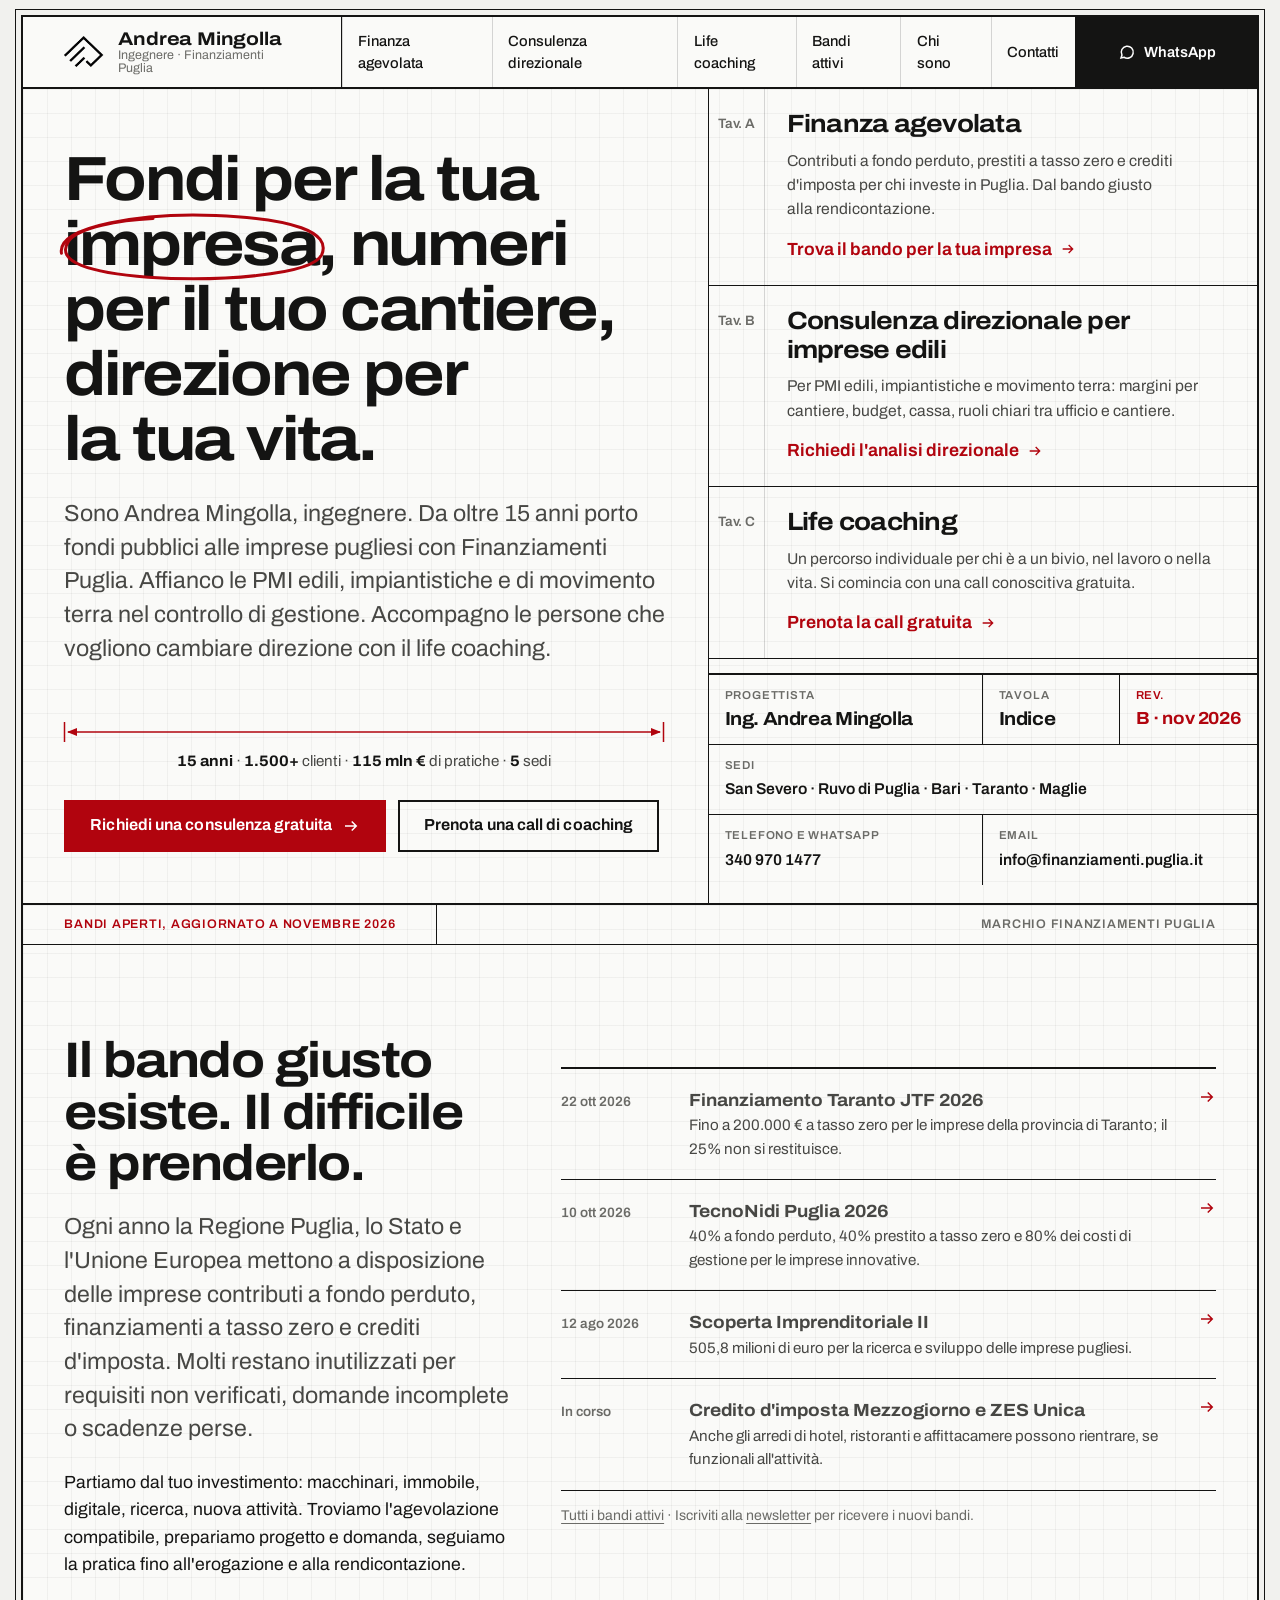
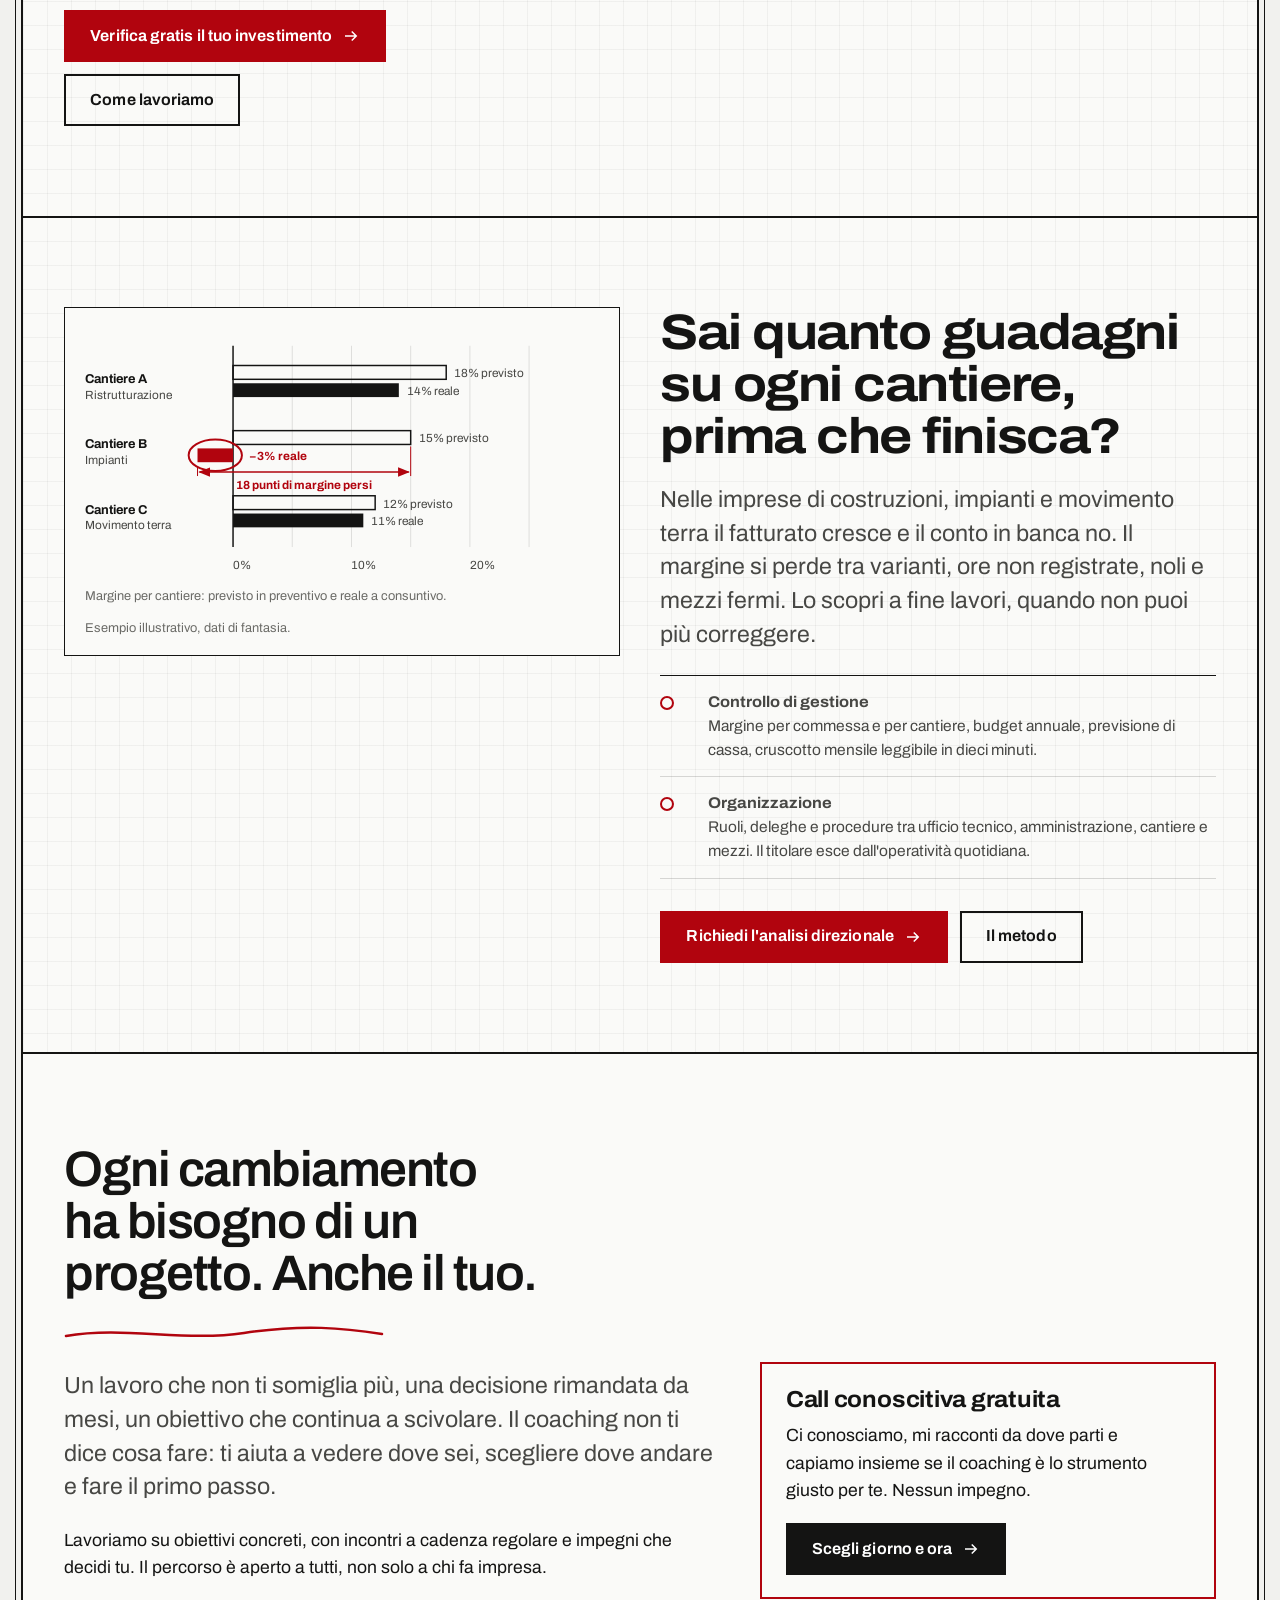
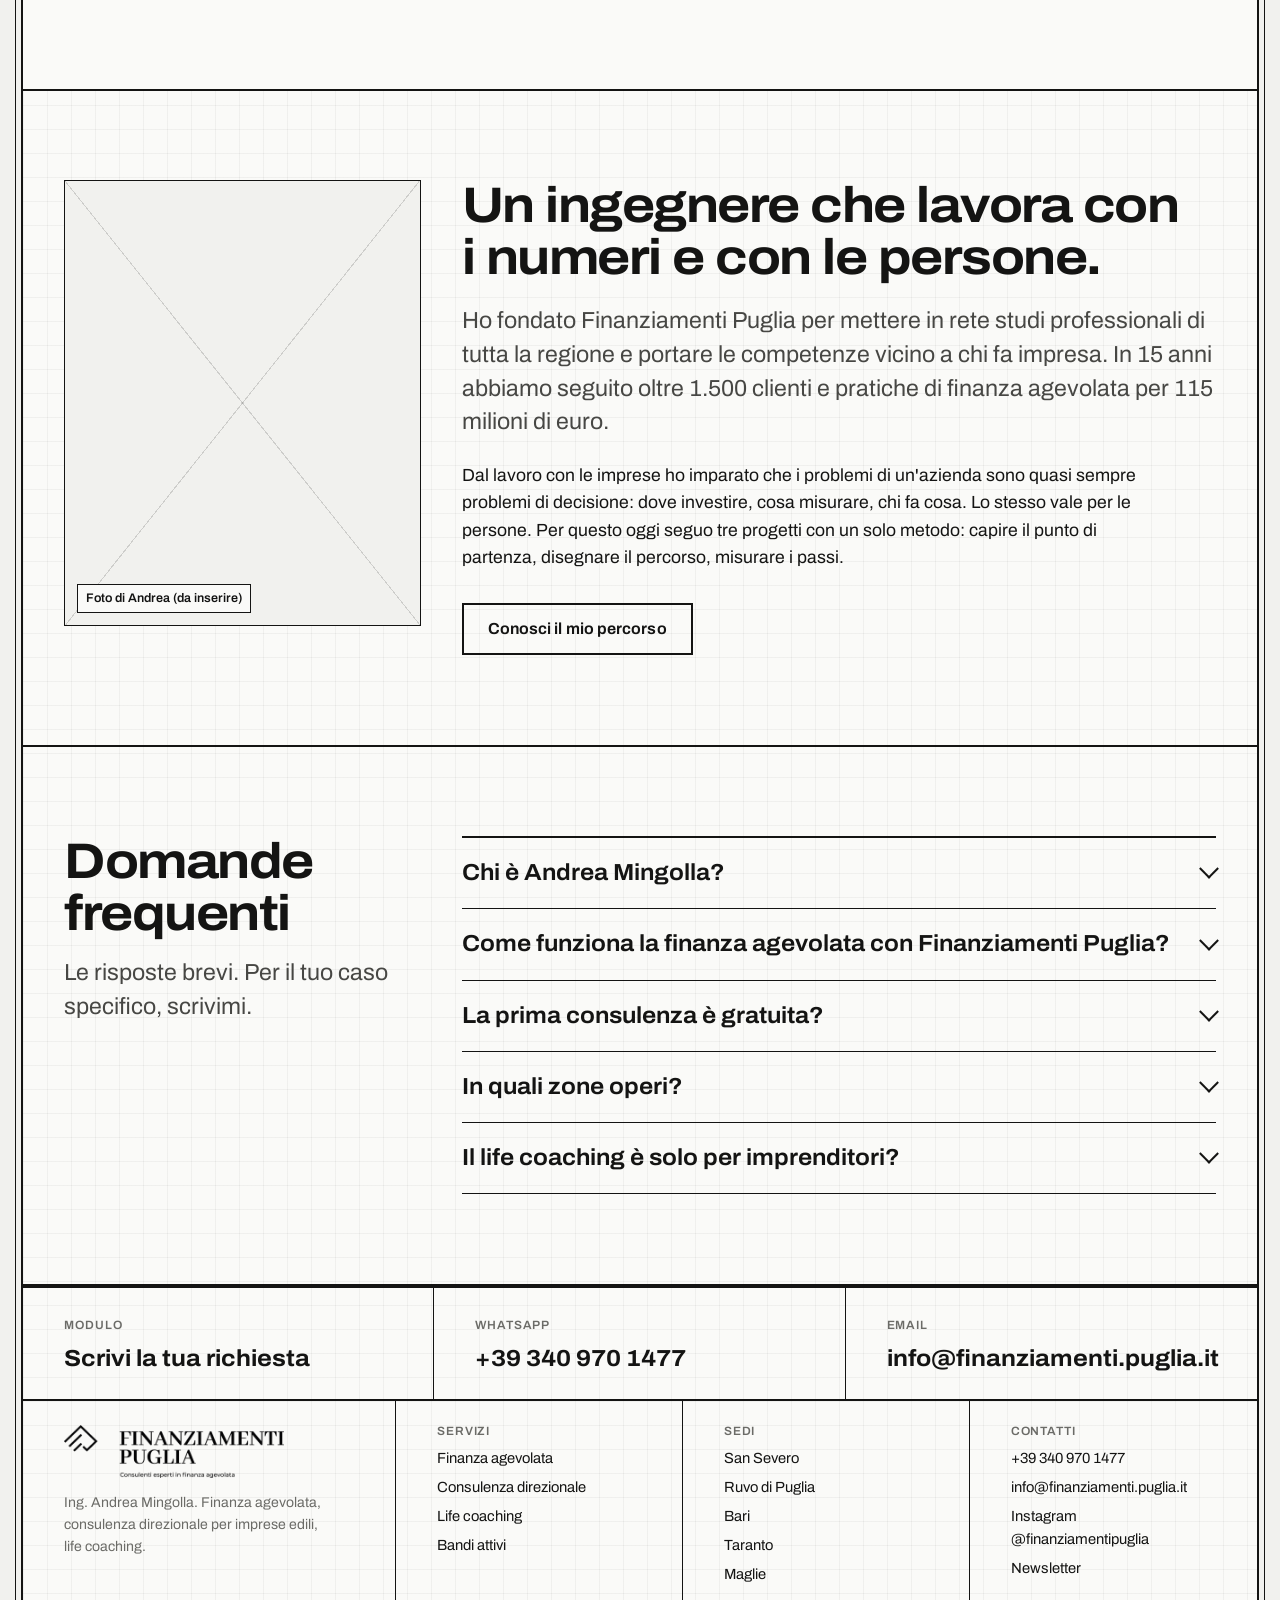
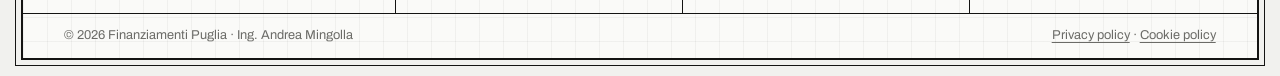
<file: finanziamenti-puglia/index.html>
<!doctype html>
<html lang="it">
<head>
<meta charset="utf-8">
<meta name="viewport" content="width=device-width, initial-scale=1">
<title>Finanza agevolata in Puglia e consulenza PMI | Andrea Mingolla</title>
<meta name="description" content="Ing. Andrea Mingolla: finanza agevolata in Puglia con Finanziamenti Puglia, consulenza direzionale per imprese edili, impiantistiche e movimento terra, life coaching. Valutazione gratuita per la finanza agevolata.">
<link rel="canonical" href="https://www.finanziamenti.puglia.it/">
<meta property="og:type" content="website">
<meta property="og:locale" content="it_IT">
<meta property="og:title" content="Andrea Mingolla: fondi per l'impresa, numeri per il cantiere, direzione per la vita">
<meta property="og:description" content="Finanza agevolata in Puglia, controllo di gestione per PMI edili e life coaching. 15 anni, oltre 1.500 clienti, 5 sedi.">
<meta property="og:url" content="https://www.finanziamenti.puglia.it/">
<meta name="theme-color" content="#fafaf8">
<link rel="icon" href="assets/img/favicon.png">
<link rel="preload" href="assets/fonts/archivo.woff2" as="font" type="font/woff2" crossorigin>
<link rel="stylesheet" href="assets/site.css">
<script type="application/ld+json">
{
  "@context": "https://schema.org",
  "@graph": [
    {
      "@type": "Person",
      "@id": "https://www.finanziamenti.puglia.it/#andrea",
      "name": "Andrea Mingolla",
      "honorificPrefix": "Ing.",
      "jobTitle": "Consulente di finanza agevolata, consulente direzionale e life coach",
      "worksFor": { "@id": "https://www.finanziamenti.puglia.it/#studio" },
      "knowsAbout": ["Finanza agevolata", "Bandi Regione Puglia", "Controllo di gestione", "Organizzazione aziendale", "Imprese edili", "Life coaching"],
      "url": "https://www.finanziamenti.puglia.it/chi-sono/"
    },
    {
      "@type": "ProfessionalService",
      "@id": "https://www.finanziamenti.puglia.it/#studio",
      "name": "Finanziamenti Puglia - Ing. Andrea Mingolla",
      "url": "https://www.finanziamenti.puglia.it/",
      "logo": "https://www.finanziamenti.puglia.it/wp-content/uploads/2023/06/FinanziamentiPuglia_Logo-Orizz.Nero_.png",
      "telephone": "+39 340 970 1477",
      "email": "info@finanziamenti.puglia.it",
      "founder": { "@id": "https://www.finanziamenti.puglia.it/#andrea" },
      "areaServed": [{ "@type": "State", "name": "Puglia" }, { "@type": "State", "name": "Campania" }],
      "address": { "@type": "PostalAddress", "addressRegion": "Puglia", "addressCountry": "IT" },
      "hasOfferCatalog": {
        "@type": "OfferCatalog",
        "name": "Servizi",
        "itemListElement": [
          { "@type": "Offer", "itemOffered": { "@type": "Service", "name": "Finanza agevolata", "url": "https://www.finanziamenti.puglia.it/finanza-agevolata-puglia/" } },
          { "@type": "Offer", "itemOffered": { "@type": "Service", "name": "Consulenza direzionale per imprese edili, impiantistiche e movimento terra", "url": "https://www.finanziamenti.puglia.it/consulenza-direzionale-imprese-edili/" } },
          { "@type": "Offer", "itemOffered": { "@type": "Service", "name": "Life coaching", "url": "https://www.finanziamenti.puglia.it/life-coaching/" } }
        ]
      }
    },
    {
      "@type": "FAQPage",
      "mainEntity": [
        { "@type": "Question", "name": "Chi è Andrea Mingolla?", "acceptedAnswer": { "@type": "Answer", "text": "Andrea Mingolla è un ingegnere pugliese che da oltre 15 anni si occupa di finanza agevolata con il marchio Finanziamenti Puglia, una rete di studi professionali con sedi a San Severo, Ruvo di Puglia, Bari, Taranto e Maglie. Affianca le PMI edili, impiantistiche e di movimento terra nel controllo di gestione e nell'organizzazione, e segue percorsi individuali di life coaching." } },
        { "@type": "Question", "name": "Come funziona la finanza agevolata con Finanziamenti Puglia?", "acceptedAnswer": { "@type": "Answer", "text": "Si parte dall'investimento che l'impresa vuole fare. Si individua il bando regionale, nazionale o europeo adatto, si verifica che l'impresa abbia i requisiti, si prepara il progetto e la domanda, e si segue la pratica fino all'erogazione e alla rendicontazione." } },
        { "@type": "Question", "name": "La prima consulenza è gratuita?", "acceptedAnswer": { "@type": "Answer", "text": "Sì, per la finanza agevolata: la prima valutazione del tuo investimento è gratuita. Anche il life coaching inizia con una call conoscitiva gratuita. Per la consulenza direzionale le condizioni del primo incontro si concordano al momento della richiesta." } },
        { "@type": "Question", "name": "In quali zone opera Finanziamenti Puglia?", "acceptedAnswer": { "@type": "Answer", "text": "In tutta la Puglia, con sedi a San Severo, Ruvo di Puglia, Bari, Taranto e Maglie, e in Campania. Le call e molte attività si svolgono anche a distanza." } }
      ]
    }
  ]
}
</script>
</head>
<body>
<a class="skip" href="#contenuto">Vai al contenuto</a>
<div class="sheet">

<header class="top">
  <a class="brand" href="index.html" aria-label="Andrea Mingolla, home">
    <img src="assets/img/logo-mark.png" alt="" width="40" height="32">
    <span class="brand-name"><b>Andrea Mingolla</b><span>Ingegnere · Finanziamenti Puglia</span></span>
  </a>
  <button class="menu-btn" aria-expanded="false" aria-controls="nav">Menu</button>
  <nav class="nav" id="nav" aria-label="Principale">
    <a href="finanza-agevolata.html">Finanza agevolata</a>
    <a href="consulenza-direzionale.html">Consulenza direzionale</a>
    <a href="life-coaching.html">Life coaching</a>
    <a href="https://www.finanziamenti.puglia.it/bandi-attivi/">Bandi attivi</a>
    <a href="chi-sono.html">Chi sono</a>
    <a href="contatti.html">Contatti</a>
  </nav>
  <a class="cta-wa" href="https://wa.me/393409701477?text=Ciao%20Andrea%2C%20ti%20scrivo%20dal%20sito." aria-label="Scrivimi su WhatsApp">
    <svg width="18" height="18" viewBox="0 0 24 24" fill="none" stroke="currentColor" stroke-width="2" aria-hidden="true"><path d="M4 20l1.3-3.9A8 8 0 1 1 8 19z"/></svg>
    <span>WhatsApp</span>
  </a>
</header>

<main id="contenuto">

<section class="hero" aria-labelledby="h1">
  <div class="hero-main">
    <h1 id="h1">Fondi per la tua <span class="nw"><span class="mark">impresa<svg viewBox="0 0 120 50" preserveAspectRatio="none" aria-hidden="true"><path d="M6 30 C 4 12, 40 3, 70 5 C 102 7, 118 16, 114 31 C 110 45, 70 49, 42 46 C 18 43, 3 36, 9 22 C 13 13, 30 8, 44 7"/></svg></span>,</span> numeri per il tuo cantiere, direzione per la tua vita.</h1>
    <p class="lede">Sono Andrea Mingolla, ingegnere. Da oltre 15 anni porto fondi pubblici alle imprese pugliesi con Finanziamenti Puglia. Affianco le PMI edili, impiantistiche e di movimento terra nel controllo di gestione. Accompagno le persone che vogliono cambiare direzione con il life coaching.</p>
    <div class="dim trace" role="img" aria-label="Finanziamenti Puglia: 15 anni di attività, oltre 1.500 clienti, 115 milioni di euro di pratiche, 5 sedi">
      <svg viewBox="0 0 600 24" preserveAspectRatio="none" aria-hidden="true"><line x1="0.5" y1="2" x2="0.5" y2="22"/><line x1="599.5" y1="2" x2="599.5" y2="22"/><line x1="4" y1="12" x2="596" y2="12" marker-start="url(#ah)" marker-end="url(#ah)"/><defs><marker id="ah" viewBox="0 0 10 10" refX="9" refY="5" markerWidth="7" markerHeight="7" orient="auto-start-reverse"><path d="M0 1 L10 5 L0 9z" fill="#b1040e"/></marker></defs></svg>
      <p><b>15 anni</b> · <b>1.500+</b> clienti · <b>115 mln €</b> di pratiche · <b>5</b> sedi</p>
    </div>
    <div class="btn-row">
      <a class="btn btn-red" href="contatti.html?servizio=agevolata#richiesta"><span>Richiedi una consulenza gratuita</span><svg viewBox="0 0 24 24" fill="none" stroke="currentColor" stroke-width="2" aria-hidden="true"><path d="M4 12h15M13 6l6 6-6 6"/></svg></a>
      <a class="btn" data-booking href="contatti.html?servizio=coaching#richiesta">Prenota una call di coaching</a>
    </div>
  </div>

  <div class="hero-side">
        <a class="index-row" href="finanza-agevolata.html">
      <span class="code">Tav. A</span>
      <div class="body">
        <h2>Finanza agevolata</h2>
        <p>Contributi a fondo perduto, prestiti a tasso zero e crediti d'imposta per chi investe in Puglia. Dal bando giusto alla rendicontazione.</p>
        <span class="go">Trova il bando per la tua impresa <svg viewBox="0 0 24 24" fill="none" stroke="currentColor" stroke-width="2" aria-hidden="true"><path d="M4 12h15M13 6l6 6-6 6"/></svg></span>
      </div>
      <svg class="ring" aria-hidden="true"><rect x="1" y="1" width="99%" height="98%"/></svg>
    </a>
    <a class="index-row" href="consulenza-direzionale.html">
      <span class="code">Tav. B</span>
      <div class="body">
        <h2>Consulenza direzionale per imprese edili</h2>
        <p>Per PMI edili, impiantistiche e movimento terra: margini per cantiere, budget, cassa, ruoli chiari tra ufficio e cantiere.</p>
        <span class="go">Richiedi l'analisi direzionale <svg viewBox="0 0 24 24" fill="none" stroke="currentColor" stroke-width="2" aria-hidden="true"><path d="M4 12h15M13 6l6 6-6 6"/></svg></span>
      </div>
      <svg class="ring" aria-hidden="true"><rect x="1" y="1" width="99%" height="98%"/></svg>
    </a>
    <a class="index-row" href="life-coaching.html">
      <span class="code">Tav. C</span>
      <div class="body">
        <h2>Life coaching</h2>
        <p>Un percorso individuale per chi è a un bivio, nel lavoro o nella vita. Si comincia con una call conoscitiva gratuita.</p>
        <span class="go">Prenota la call gratuita <svg viewBox="0 0 24 24" fill="none" stroke="currentColor" stroke-width="2" aria-hidden="true"><path d="M4 12h15M13 6l6 6-6 6"/></svg></span>
      </div>
      <svg class="ring" aria-hidden="true"><rect x="1" y="1" width="99%" height="98%"/></svg>
    </a>
    <dl class="cartiglio tb" aria-label="Cartiglio: dati e contatti">
      <div class="wide"><dt>Progettista</dt><dd>Ing. Andrea Mingolla</dd></div>
      <div><dt>Tavola</dt><dd>Indice</dd></div>
      <div class="rv"><dt>Rev.</dt><dd>B · nov 2026</dd></div>
      <div class="full"><dt>Sedi</dt><dd class="sm">San Severo · Ruvo di Puglia · Bari · Taranto · Maglie</dd></div>
      <div class="wide b"><dt>Telefono e WhatsApp</dt><dd class="sm"><a href="tel:+393409701477">340 970 1477</a></dd></div>
      <div class="wide b"><dt>Email</dt><dd class="sm"><a href="mailto:info@finanziamenti.puglia.it">info@finanziamenti.puglia.it</a></dd></div>
    </dl>
  </div>
</section>

<!-- A. Finanza agevolata -->
<section class="band" aria-labelledby="fa">
  <div class="strip"><span class="rev">Bandi aperti, aggiornato a novembre 2026</span><span>Marchio Finanziamenti Puglia</span></div>  <div class="pad cols reveal">
    <div class="span-5 stack">
      <h2 id="fa">Il bando giusto esiste. Il difficile è prenderlo.</h2>
      <p class="lede">Ogni anno la Regione Puglia, lo Stato e l'Unione Europea mettono a disposizione delle imprese contributi a fondo perduto, finanziamenti a tasso zero e crediti d'imposta. Molti restano inutilizzati per requisiti non verificati, domande incomplete o scadenze perse.</p>
      <p>Partiamo dal tuo investimento: macchinari, immobile, digitale, ricerca, nuova attività. Troviamo l'agevolazione compatibile, prepariamo progetto e domanda, seguiamo la pratica fino all'erogazione e alla rendicontazione.</p>
      <div class="btn-row">
        <a class="btn btn-red" href="contatti.html?servizio=agevolata#richiesta"><span>Verifica gratis il tuo investimento</span><svg viewBox="0 0 24 24" fill="none" stroke="currentColor" stroke-width="2" aria-hidden="true"><path d="M4 12h15M13 6l6 6-6 6"/></svg></a>
        <a class="btn" href="finanza-agevolata.html">Come lavoriamo</a>
      </div>
    </div>
    <div class="span-7">
      <div class="bandi" aria-label="Bandi attivi in evidenza">
        <a class="bando" href="https://www.finanziamenti.puglia.it/finanziamento-taranto-jtf-2026/">
          <time datetime="2026-10-22">22 ott 2026</time>
          <span><b>Finanziamento Taranto JTF 2026</b>Fino a 200.000 € a tasso zero per le imprese della provincia di Taranto; il 25% non si restituisce.</span>
          <svg class="arr" viewBox="0 0 24 24" fill="none" stroke="currentColor" stroke-width="2" aria-hidden="true"><path d="M4 12h15M13 6l6 6-6 6"/></svg>
        </a>
        <a class="bando" href="https://www.finanziamenti.puglia.it/tecnonidi-puglia/">
          <time datetime="2026-10-10">10 ott 2026</time>
          <span><b>TecnoNidi Puglia 2026</b>40% a fondo perduto, 40% prestito a tasso zero e 80% dei costi di gestione per le imprese innovative.</span>
          <svg class="arr" viewBox="0 0 24 24" fill="none" stroke="currentColor" stroke-width="2" aria-hidden="true"><path d="M4 12h15M13 6l6 6-6 6"/></svg>
        </a>
        <a class="bando" href="https://www.finanziamenti.puglia.it/scoperta-imprenditoriale/">
          <time datetime="2026-08-12">12 ago 2026</time>
          <span><b>Scoperta Imprenditoriale II</b>505,8 milioni di euro per la ricerca e sviluppo delle imprese pugliesi.</span>
          <svg class="arr" viewBox="0 0 24 24" fill="none" stroke="currentColor" stroke-width="2" aria-hidden="true"><path d="M4 12h15M13 6l6 6-6 6"/></svg>
        </a>
        <a class="bando" href="https://www.finanziamenti.puglia.it/credito-dimposta-mezzogiorno-e-zes-unica/">
          <time>In corso</time>
          <span><b>Credito d'imposta Mezzogiorno e ZES Unica</b>Anche gli arredi di hotel, ristoranti e affittacamere possono rientrare, se funzionali all'attività.</span>
          <svg class="arr" viewBox="0 0 24 24" fill="none" stroke="currentColor" stroke-width="2" aria-hidden="true"><path d="M4 12h15M13 6l6 6-6 6"/></svg>
        </a>
      </div>
      <p class="small" style="margin-top:14px"><a href="https://www.finanziamenti.puglia.it/bandi-attivi/">Tutti i bandi attivi</a> · Iscriviti alla <a href="https://www.finanziamenti.puglia.it/newsletter/">newsletter</a> per ricevere i nuovi bandi.</p>
    </div>
  </div>
</section>

<!-- B. Consulenza direzionale -->
<section class="band" aria-labelledby="cd">  <div class="pad cols reveal">
    <div class="span-6">
      <figure class="diagram" style="margin:0">
        <svg viewBox="0 0 520 250" role="img" aria-labelledby="dg-t dg-d">
          <title id="dg-t">Margine previsto e margine reale su tre cantieri</title>
          <desc id="dg-d">Esempio illustrativo: cantiere A previsto 18%, reale 14%. Cantiere B previsto 15%, reale meno 3%: 18 punti di margine persi. Cantiere C previsto 12%, reale 11%.</desc>
          <line x1="150" y1="18" x2="150" y2="222" stroke="#141413" stroke-width="1.5"/>
          <g stroke="#141413" stroke-opacity=".12">
            <line x1="210" y1="18" x2="210" y2="222"/><line x1="270" y1="18" x2="270" y2="222"/><line x1="330" y1="18" x2="330" y2="222"/><line x1="390" y1="18" x2="390" y2="222"/><line x1="450" y1="18" x2="450" y2="222"/>
          </g>
          <text x="0" y="56" class="t-strong">Cantiere A</text><text x="0" y="72">Ristrutturazione</text>
          <rect x="150" y="38" width="216" height="14" fill="none" stroke="#141413" stroke-width="1.5"/>
          <rect x="150" y="56" width="168" height="14" fill="#141413"/>
          <text x="374" y="50">18% previsto</text><text x="326" y="68">14% reale</text>

          <text x="0" y="122" class="t-strong">Cantiere B</text><text x="0" y="138">Impianti</text>
          <rect x="150" y="104" width="180" height="14" fill="none" stroke="#141413" stroke-width="1.5"/>
          <rect x="114" y="122" width="36" height="14" fill="#b1040e"/>
          <text x="338" y="116">15% previsto</text><text x="166" y="134" class="t-red">−3% reale</text>
          <ellipse cx="132" cy="129" rx="27" ry="16" fill="none" stroke="#b1040e" stroke-width="2"/>

          <defs><marker id="ar" viewBox="0 0 10 10" refX="9" refY="5" markerWidth="8" markerHeight="8" orient="auto-start-reverse"><path d="M0 1 L10 5 L0 9z" fill="#b1040e"/></marker></defs>
          <g class="trace"><line x1="114" y1="140" x2="114" y2="150" stroke="#b1040e"/><line x1="330" y1="120" x2="330" y2="150" stroke="#b1040e" stroke-dasharray="2 3"/><line x1="116" y1="146" x2="328" y2="146" stroke="#b1040e" stroke-width="1.5" marker-start="url(#ar)" marker-end="url(#ar)"/></g>
          <text x="222" y="163" text-anchor="middle" class="t-red">18 punti di margine persi</text>
          <text x="0" y="188" class="t-strong">Cantiere C</text><text x="0" y="204">Movimento terra</text>
          <rect x="150" y="170" width="144" height="14" fill="none" stroke="#141413" stroke-width="1.5"/>
          <rect x="150" y="188" width="132" height="14" fill="#141413"/>
          <text x="302" y="182">12% previsto</text><text x="290" y="200">11% reale</text>

          <text x="150" y="244">0%</text><text x="270" y="244">10%</text><text x="390" y="244">20%</text>
        </svg>
        <figcaption><span>Margine per cantiere: previsto in preventivo e reale a consuntivo.</span><span>Esempio illustrativo, dati di fantasia.</span></figcaption>
      </figure>
    </div>
    <div class="span-6 stack">
      <h2 id="cd">Sai quanto guadagni su ogni cantiere, prima che finisca?</h2>
      <p class="lede">Nelle imprese di costruzioni, impianti e movimento terra il fatturato cresce e il conto in banca no. Il margine si perde tra varianti, ore non registrate, noli e mezzi fermi. Lo scopri a fine lavori, quando non puoi più correggere.</p>
      <ul class="spec">
        <li><span><b>Controllo di gestione</b><span>Margine per commessa e per cantiere, budget annuale, previsione di cassa, cruscotto mensile leggibile in dieci minuti.</span></span></li>
        <li><span><b>Organizzazione</b><span>Ruoli, deleghe e procedure tra ufficio tecnico, amministrazione, cantiere e mezzi. Il titolare esce dall'operatività quotidiana.</span></span></li>
      </ul>
      <div class="btn-row">
        <a class="btn btn-red" href="contatti.html?servizio=direzionale#richiesta"><span>Richiedi l'analisi direzionale</span><svg viewBox="0 0 24 24" fill="none" stroke="currentColor" stroke-width="2" aria-hidden="true"><path d="M4 12h15M13 6l6 6-6 6"/></svg></a>
        <a class="btn" href="consulenza-direzionale.html">Il metodo</a>
      </div>
    </div>
  </div>
</section>

<!-- C. Life coaching -->
<section class="band coach" aria-labelledby="lc">  <div class="pad cols reveal">
    <div class="span-7">
      <h2 id="lc">Ogni cambiamento ha bisogno di un progetto. Anche il tuo.</h2>
      <svg class="handline" viewBox="0 0 320 22" aria-hidden="true"><path d="M2 14 C 60 4, 120 20, 180 11 S 280 6, 318 12"/></svg>
      <p class="lede">Un lavoro che non ti somiglia più, una decisione rimandata da mesi, un obiettivo che continua a scivolare. Il coaching non ti dice cosa fare: ti aiuta a vedere dove sei, scegliere dove andare e fare il primo passo.</p>
      <p>Lavoriamo su obiettivi concreti, con incontri a cadenza regolare e impegni che decidi tu. Il percorso è aperto a tutti, non solo a chi fa impresa.</p>
    </div>
    <div class="span-5" style="align-self:end">
      <div class="callout">
        <h3>Call conoscitiva gratuita</h3>
        <p style="margin-top:8px">Ci conosciamo, mi racconti da dove parti e capiamo insieme se il coaching è lo strumento giusto per te. Nessun impegno.</p>
        <div class="btn-row" style="margin-top:1.2rem">
          <a class="btn btn-ink" data-booking href="contatti.html?servizio=coaching#richiesta"><span>Scegli giorno e ora</span><svg viewBox="0 0 24 24" fill="none" stroke="currentColor" stroke-width="2" aria-hidden="true"><path d="M4 12h15M13 6l6 6-6 6"/></svg></a>
        </div>
      </div>
    </div>
  </div>
</section>

<!-- Chi sono -->
<section class="band" aria-labelledby="cs">  <div class="pad cols reveal">
    <div class="span-4">
      <div class="photo"><span>Foto di Andrea (da inserire)</span></div>
    </div>
    <div class="span-8 stack">
      <h2 id="cs">Un ingegnere che lavora con i numeri e con le persone.</h2>
      <p class="lede">Ho fondato Finanziamenti Puglia per mettere in rete studi professionali di tutta la regione e portare le competenze vicino a chi fa impresa. In 15 anni abbiamo seguito oltre 1.500 clienti e pratiche di finanza agevolata per 115 milioni di euro.</p>
      <p>Dal lavoro con le imprese ho imparato che i problemi di un'azienda sono quasi sempre problemi di decisione: dove investire, cosa misurare, chi fa cosa. Lo stesso vale per le persone. Per questo oggi seguo tre progetti con un solo metodo: capire il punto di partenza, disegnare il percorso, misurare i passi.</p>
      <div class="btn-row"><a class="btn" href="chi-sono.html">Conosci il mio percorso</a></div>
    </div>
  </div>
</section>

<!-- FAQ -->
<section class="band" aria-labelledby="faq">
  <div class="pad cols">
    <div class="span-4"><h2 id="faq">Domande frequenti</h2><p class="lede" style="margin-top:1rem">Le risposte brevi. Per il tuo caso specifico, scrivimi.</p></div>
    <div class="span-8 faq">
      <details><summary>Chi è Andrea Mingolla?</summary><div class="a"><p>Andrea Mingolla è un ingegnere pugliese che da oltre 15 anni si occupa di finanza agevolata con il marchio Finanziamenti Puglia, una rete di studi professionali con sedi a San Severo, Ruvo di Puglia, Bari, Taranto e Maglie. Affianca le PMI edili, impiantistiche e di movimento terra nel controllo di gestione e nell'organizzazione, e segue percorsi individuali di life coaching.</p></div></details>
      <details><summary>Come funziona la finanza agevolata con Finanziamenti Puglia?</summary><div class="a"><p>Si parte dall'investimento che l'impresa vuole fare. Si individua il bando regionale, nazionale o europeo adatto, si verifica che l'impresa abbia i requisiti, si prepara il progetto e la domanda, e si segue la pratica fino all'erogazione e alla rendicontazione.</p></div></details>
      <details><summary>La prima consulenza è gratuita?</summary><div class="a"><p>Sì, per la finanza agevolata: la prima valutazione del tuo investimento è gratuita. Anche il life coaching inizia con una call conoscitiva gratuita. Per la consulenza direzionale le condizioni del primo incontro si concordano al momento della richiesta.</p></div></details>
      <details><summary>In quali zone operi?</summary><div class="a"><p>In tutta la Puglia, con sedi a San Severo, Ruvo di Puglia, Bari, Taranto e Maglie, e in Campania. Le call e molte attività si svolgono anche a distanza.</p></div></details>
      <details><summary>Il life coaching è solo per imprenditori?</summary><div class="a"><p>No. Il percorso è aperto a chiunque voglia affrontare un cambiamento personale o professionale.</p></div></details>
    </div>
  </div>
</section>

<!-- Contatti rapidi -->
<section aria-label="Contatti rapidi">
  <div class="rail">
    <a href="contatti.html#richiesta"><span class="k">Modulo</span><span class="v">Scrivi la tua richiesta</span></a>
    <a href="https://wa.me/393409701477?text=Ciao%20Andrea%2C%20ti%20scrivo%20dal%20sito."><span class="k">WhatsApp</span><span class="v">+39 340 970 1477</span></a>
    <a href="mailto:info@finanziamenti.puglia.it"><span class="k">Email</span><span class="v">info@finanziamenti.puglia.it</span></a>
  </div>
</section>

</main>

<footer>
  <div class="foot" style="border-top:2px solid var(--line)">
    <div>
      <img class="logo" src="assets/img/logo-finanziamenti-puglia.png" alt="Finanziamenti Puglia" width="220" height="53">
      <p class="small">Ing. Andrea Mingolla. Finanza agevolata, consulenza direzionale per imprese edili, life coaching.</p>
    </div>
    <div><h4>Servizi</h4><ul><li><a href="finanza-agevolata.html">Finanza agevolata</a></li><li><a href="consulenza-direzionale.html">Consulenza direzionale</a></li><li><a href="life-coaching.html">Life coaching</a></li><li><a href="https://www.finanziamenti.puglia.it/bandi-attivi/">Bandi attivi</a></li></ul></div>
    <div><h4>Sedi</h4><ul><li>San Severo</li><li>Ruvo di Puglia</li><li>Bari</li><li>Taranto</li><li>Maglie</li></ul></div>
    <div><h4>Contatti</h4><ul><li><a href="tel:+393409701477">+39 340 970 1477</a></li><li><a href="mailto:info@finanziamenti.puglia.it">info@finanziamenti.puglia.it</a></li><li><a href="https://www.instagram.com/finanziamentipuglia/">Instagram @finanziamentipuglia</a></li><li><a href="https://www.finanziamenti.puglia.it/newsletter/">Newsletter</a></li></ul></div>
  </div>
  <div class="foot-legal"><span>© 2026 Finanziamenti Puglia · Ing. Andrea Mingolla</span><span><a href="https://www.finanziamenti.puglia.it/privacy-policy/">Privacy policy</a> · <a href="https://www.finanziamenti.puglia.it/cookie-policy/">Cookie policy</a></span></div>
</footer>

</div>
<a class="wa-float" href="https://wa.me/393409701477?text=Ciao%20Andrea%2C%20ti%20scrivo%20dal%20sito."><svg viewBox="0 0 24 24" fill="none" stroke="currentColor" stroke-width="2" aria-hidden="true"><path d="M4 20l1.3-3.9A8 8 0 1 1 8 19z"/></svg>WhatsApp</a>
<script src="assets/site.js"></script>
</body>
</html>
</file>
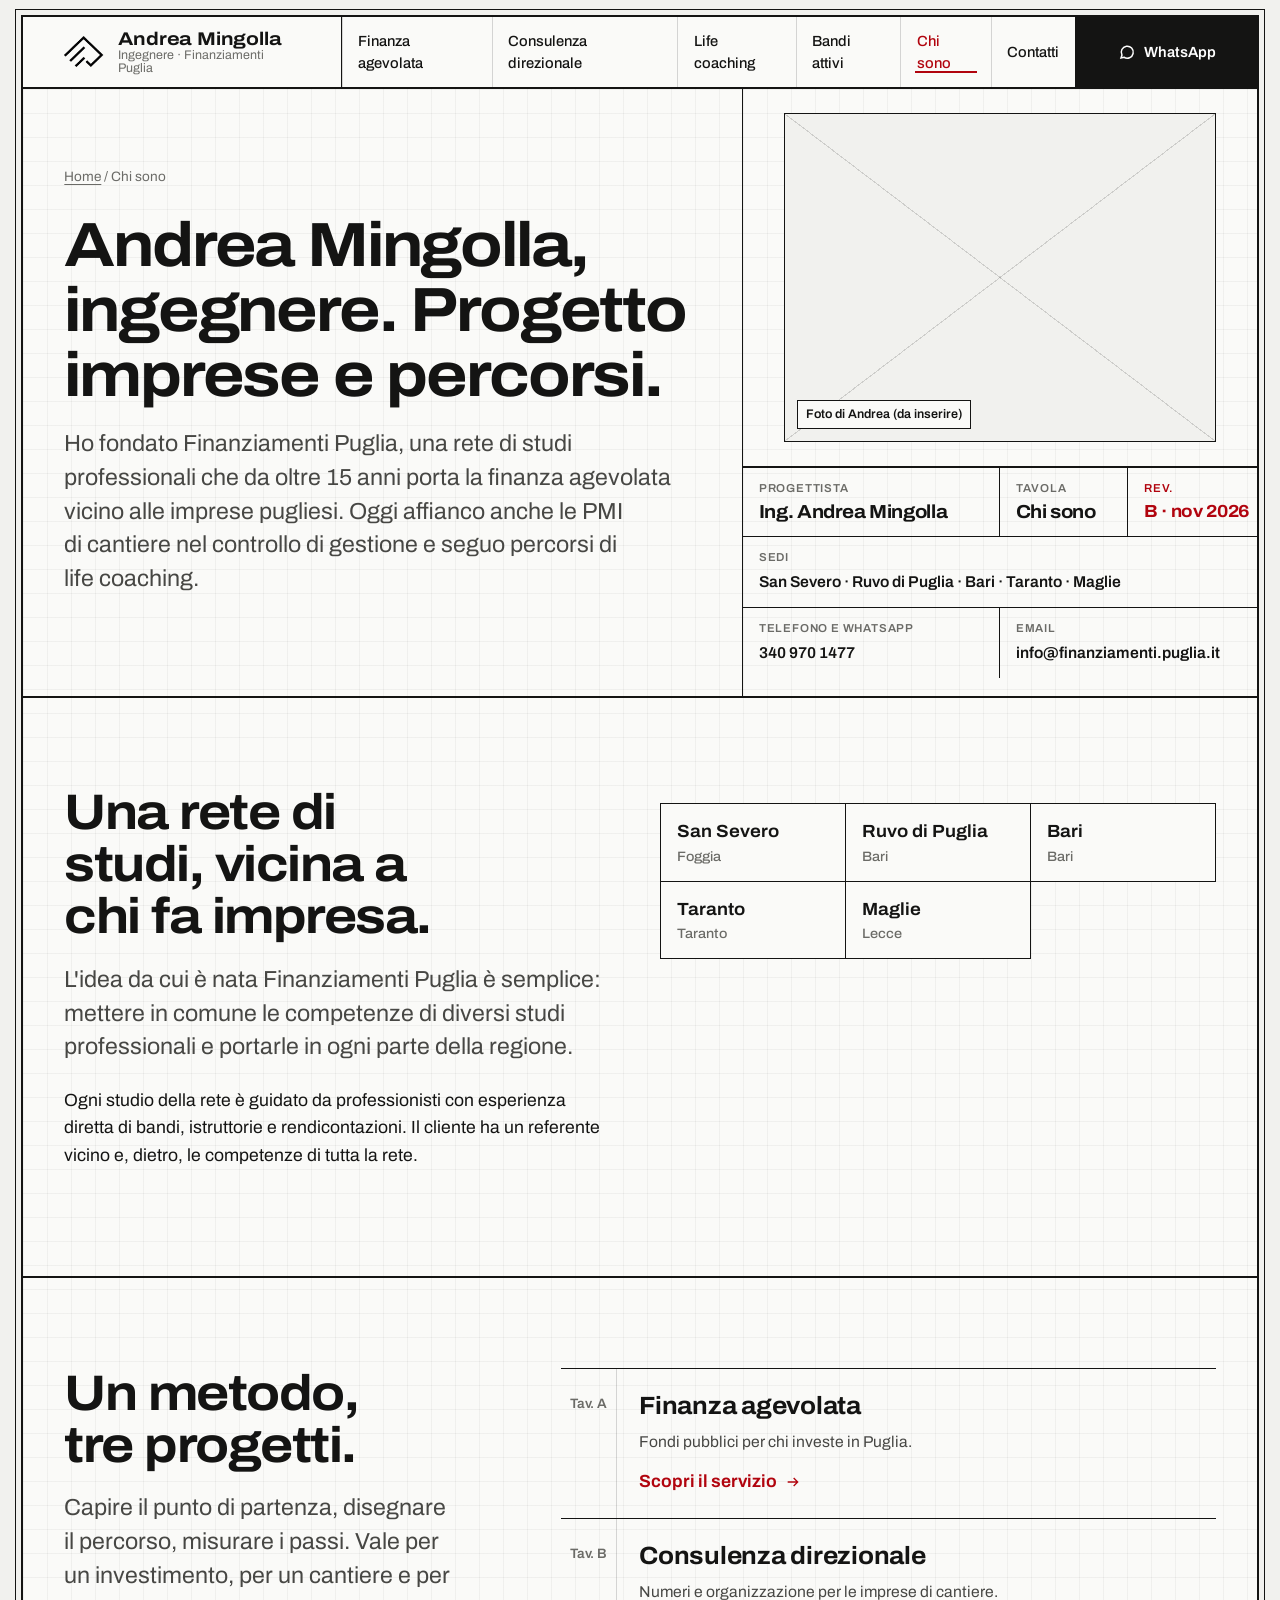
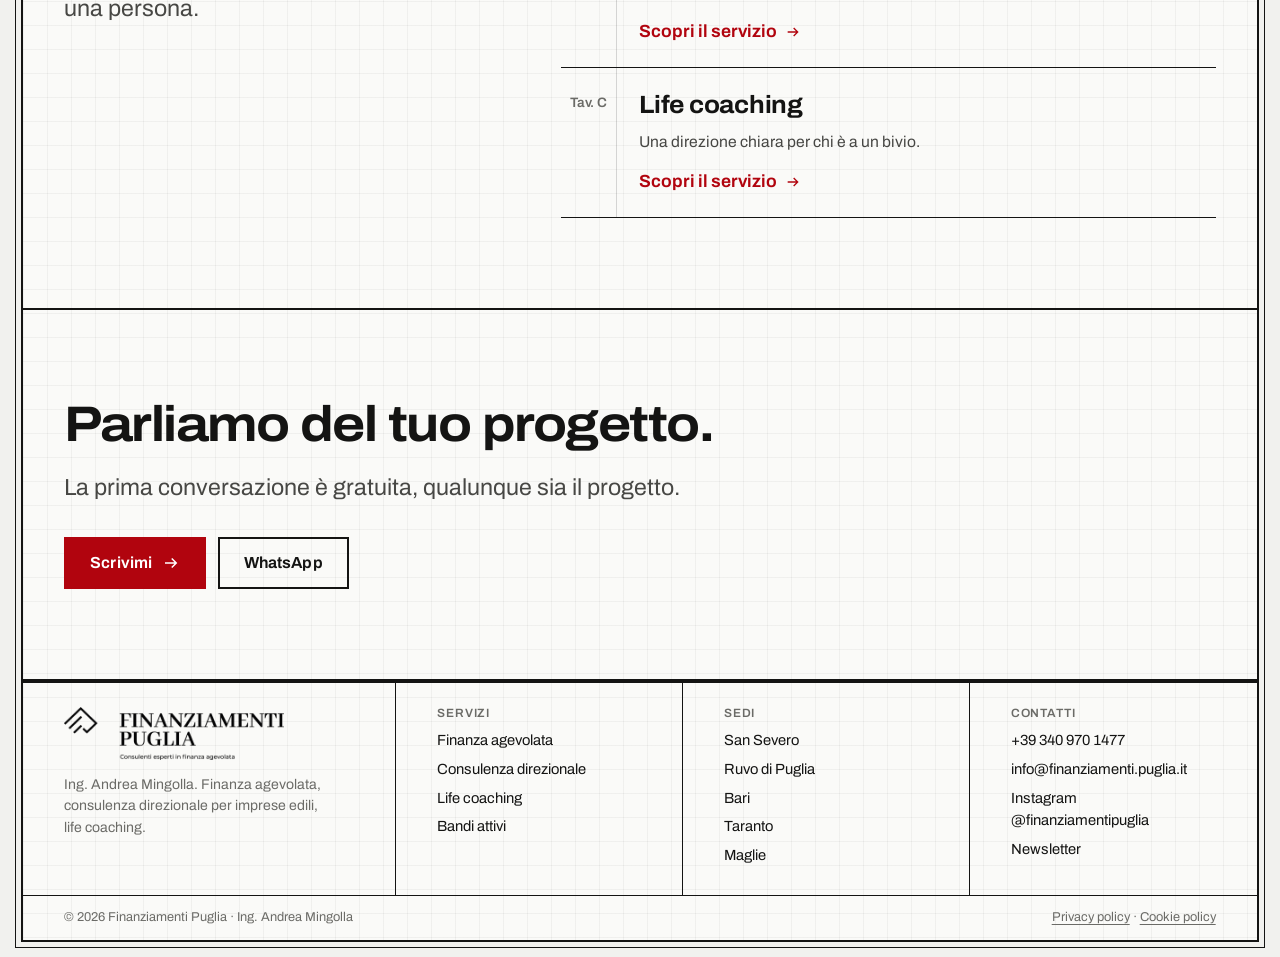
<file: finanziamenti-puglia/chi-sono.html>
<!doctype html>
<html lang="it">
<head>
<meta charset="utf-8">
<meta name="viewport" content="width=device-width, initial-scale=1">
<title>Chi sono: Ing. Andrea Mingolla, fondatore di Finanziamenti Puglia</title>
<meta name="description" content="Andrea Mingolla, ingegnere, fondatore di Finanziamenti Puglia: 15 anni di finanza agevolata, oltre 1.500 clienti, 5 sedi in Puglia. Consulenza direzionale e life coaching.">
<link rel="canonical" href="https://www.finanziamenti.puglia.it/chi-sono/">
<meta property="og:type" content="website">
<meta property="og:locale" content="it_IT">
<meta property="og:title" content="Chi sono: Ing. Andrea Mingolla, fondatore di Finanziamenti Puglia">
<meta property="og:description" content="Andrea Mingolla, ingegnere, fondatore di Finanziamenti Puglia: 15 anni di finanza agevolata, oltre 1.500 clienti, 5 sedi in Puglia. Consulenza direzionale e life coaching.">
<meta property="og:url" content="https://www.finanziamenti.puglia.it/chi-sono/">
<meta name="theme-color" content="#fafaf8">
<link rel="icon" href="assets/img/favicon.png">
<link rel="preload" href="assets/fonts/archivo.woff2" as="font" type="font/woff2" crossorigin>
<link rel="stylesheet" href="assets/site.css">
<script type="application/ld+json">
{
 "@context": "https://schema.org",
 "@graph": [
  {
   "@type": "ProfilePage",
   "mainEntity": {
    "@id": "https://www.finanziamenti.puglia.it/#andrea"
   },
   "name": "Chi sono"
  },
  {
   "@type": "Person",
   "@id": "https://www.finanziamenti.puglia.it/#andrea",
   "name": "Andrea Mingolla",
   "honorificPrefix": "Ing.",
   "jobTitle": "Consulente di finanza agevolata, consulente direzionale e life coach",
   "worksFor": {
    "@id": "https://www.finanziamenti.puglia.it/#studio"
   }
  },
  {
   "@type": "BreadcrumbList",
   "itemListElement": [
    {
     "@type": "ListItem",
     "position": 1,
     "name": "Home",
     "item": "https://www.finanziamenti.puglia.it/"
    },
    {
     "@type": "ListItem",
     "position": 2,
     "name": "Chi sono",
     "item": "https://www.finanziamenti.puglia.it/chi-sono/"
    }
   ]
  }
 ]
}
</script>
</head>
<body>
<a class="skip" href="#contenuto">Vai al contenuto</a>
<div class="sheet">

<header class="top">
  <a class="brand" href="index.html" aria-label="Andrea Mingolla, home">
    <img src="assets/img/logo-mark.png" alt="" width="40" height="32">
    <span class="brand-name"><b>Andrea Mingolla</b><span>Ingegnere · Finanziamenti Puglia</span></span>
  </a>
  <button class="menu-btn" aria-expanded="false" aria-controls="nav">Menu</button>
  <nav class="nav" id="nav" aria-label="Principale">
    <a href="finanza-agevolata.html">Finanza agevolata</a>
    <a href="consulenza-direzionale.html">Consulenza direzionale</a>
    <a href="life-coaching.html">Life coaching</a>
    <a href="https://www.finanziamenti.puglia.it/bandi-attivi/">Bandi attivi</a>
    <a href="chi-sono.html" aria-current="page">Chi sono</a>
    <a href="contatti.html">Contatti</a>
  </nav>
  <a class="cta-wa" href="https://wa.me/393409701477?text=Ciao%20Andrea%2C%20ti%20scrivo%20dal%20sito." aria-label="Scrivimi su WhatsApp">
    <svg width="18" height="18" viewBox="0 0 24 24" fill="none" stroke="currentColor" stroke-width="2" aria-hidden="true"><path d="M4 20l1.3-3.9A8 8 0 1 1 8 19z"/></svg>
    <span>WhatsApp</span>
  </a>
</header>

<main id="contenuto">
<section class="page-head">
  <div class="main">
    <p class="crumbs"><a href="index.html">Home</a> / Chi sono</p>
    <h1>Andrea Mingolla, ingegnere. Progetto imprese e percorsi.</h1>
    <p class="lede">Ho fondato Finanziamenti Puglia, una rete di studi professionali che da oltre 15 anni porta la finanza agevolata vicino alle imprese pugliesi. Oggi affianco anche le PMI di cantiere nel controllo di gestione e seguo percorsi di life coaching.</p>
  </div>
  <div class="side"><div class="note" style="flex:1;display:flex"><div class="photo" style="width:100%;aspect-ratio:auto;min-height:260px"><span>Foto di Andrea (da inserire)</span></div></div>
    <dl class="cartiglio tb" aria-label="Cartiglio: dati e contatti">
      <div class="wide"><dt>Progettista</dt><dd>Ing. Andrea Mingolla</dd></div>
      <div><dt>Tavola</dt><dd>Chi sono</dd></div>
      <div class="rv"><dt>Rev.</dt><dd>B · nov 2026</dd></div>
      <div class="full"><dt>Sedi</dt><dd class="sm">San Severo · Ruvo di Puglia · Bari · Taranto · Maglie</dd></div>
      <div class="wide b"><dt>Telefono e WhatsApp</dt><dd class="sm"><a href="tel:+393409701477">340 970 1477</a></dd></div>
      <div class="wide b"><dt>Email</dt><dd class="sm"><a href="mailto:info@finanziamenti.puglia.it">info@finanziamenti.puglia.it</a></dd></div>
    </dl></div>
</section>

<section class="band" aria-labelledby="visione">  <div class="pad cols">
    <div class="span-6 stack">
      <h2 id="visione">Una rete di studi, vicina a chi fa impresa.</h2>
      <p class="lede">L'idea da cui è nata Finanziamenti Puglia è semplice: mettere in comune le competenze di diversi studi professionali e portarle in ogni parte della regione.</p>
      <p>Ogni studio della rete è guidato da professionisti con esperienza diretta di bandi, istruttorie e rendicontazioni. Il cliente ha un referente vicino e, dietro, le competenze di tutta la rete.</p>
    </div>
    <div class="span-6">
      <ul class="sedi" aria-label="Sedi">
        <li>San Severo<span>Foggia</span></li><li>Ruvo di Puglia<span>Bari</span></li><li>Bari<span>Bari</span></li><li>Taranto<span>Taranto</span></li><li>Maglie<span>Lecce</span></li>
      </ul>
    </div>
  </div>
</section>

<section class="band" aria-labelledby="metodo">
  <div class="pad cols">
    <div class="span-5 stack"><h2 id="metodo">Un metodo, tre progetti.</h2><p class="lede">Capire il punto di partenza, disegnare il percorso, misurare i passi. Vale per un investimento, per un cantiere e per una persona.</p></div>
    <div class="span-7">
      <a class="index-row" href="finanza-agevolata.html" style="border-top:1px solid var(--line)"><span class="code">Tav. A</span><div class="body"><h3>Finanza agevolata</h3><p>Fondi pubblici per chi investe in Puglia.</p><span class="go">Scopri il servizio <svg viewBox="0 0 24 24" fill="none" stroke="currentColor" stroke-width="2" aria-hidden="true"><path d="M4 12h15M13 6l6 6-6 6"/></svg></span></div><svg class="ring" aria-hidden="true"><rect x="1" y="1" width="99%" height="98%"/></svg></a>
      <a class="index-row" href="consulenza-direzionale.html"><span class="code">Tav. B</span><div class="body"><h3>Consulenza direzionale</h3><p>Numeri e organizzazione per le imprese di cantiere.</p><span class="go">Scopri il servizio <svg viewBox="0 0 24 24" fill="none" stroke="currentColor" stroke-width="2" aria-hidden="true"><path d="M4 12h15M13 6l6 6-6 6"/></svg></span></div><svg class="ring" aria-hidden="true"><rect x="1" y="1" width="99%" height="98%"/></svg></a>
      <a class="index-row" href="life-coaching.html" style="border-bottom:1px solid var(--line)"><span class="code">Tav. C</span><div class="body"><h3>Life coaching</h3><p>Una direzione chiara per chi è a un bivio.</p><span class="go">Scopri il servizio <svg viewBox="0 0 24 24" fill="none" stroke="currentColor" stroke-width="2" aria-hidden="true"><path d="M4 12h15M13 6l6 6-6 6"/></svg></span></div><svg class="ring" aria-hidden="true"><rect x="1" y="1" width="99%" height="98%"/></svg></a>
    </div>
  </div>
</section>

<section class="band" aria-labelledby="cta">
  <div class="pad cols">
    <div class="span-8 stack"><h2 id="cta">Parliamo del tuo progetto.</h2><p class="lede">La prima conversazione è gratuita, qualunque sia il progetto.</p>
      <div class="btn-row"><a class="btn btn-red" href="contatti.html#richiesta"><span>Scrivimi</span><svg viewBox="0 0 24 24" fill="none" stroke="currentColor" stroke-width="2" aria-hidden="true"><path d="M4 12h15M13 6l6 6-6 6"/></svg></a><a class="btn" href="https://wa.me/393409701477">WhatsApp</a></div></div>
  </div>
</section>
</main>

<footer>
  <div class="foot" style="border-top:2px solid var(--line)">
    <div>
      <img class="logo" src="assets/img/logo-finanziamenti-puglia.png" alt="Finanziamenti Puglia" width="220" height="53">
      <p class="small">Ing. Andrea Mingolla. Finanza agevolata, consulenza direzionale per imprese edili, life coaching.</p>
    </div>
    <div><h4>Servizi</h4><ul><li><a href="finanza-agevolata.html">Finanza agevolata</a></li><li><a href="consulenza-direzionale.html">Consulenza direzionale</a></li><li><a href="life-coaching.html">Life coaching</a></li><li><a href="https://www.finanziamenti.puglia.it/bandi-attivi/">Bandi attivi</a></li></ul></div>
    <div><h4>Sedi</h4><ul><li>San Severo</li><li>Ruvo di Puglia</li><li>Bari</li><li>Taranto</li><li>Maglie</li></ul></div>
    <div><h4>Contatti</h4><ul><li><a href="tel:+393409701477">+39 340 970 1477</a></li><li><a href="mailto:info@finanziamenti.puglia.it">info@finanziamenti.puglia.it</a></li><li><a href="https://www.instagram.com/finanziamentipuglia/">Instagram @finanziamentipuglia</a></li><li><a href="https://www.finanziamenti.puglia.it/newsletter/">Newsletter</a></li></ul></div>
  </div>
  <div class="foot-legal"><span>© 2026 Finanziamenti Puglia · Ing. Andrea Mingolla</span><span><a href="https://www.finanziamenti.puglia.it/privacy-policy/">Privacy policy</a> · <a href="https://www.finanziamenti.puglia.it/cookie-policy/">Cookie policy</a></span></div>
</footer>

</div>
<a class="wa-float" href="https://wa.me/393409701477?text=Ciao%20Andrea%2C%20ti%20scrivo%20dal%20sito."><svg viewBox="0 0 24 24" fill="none" stroke="currentColor" stroke-width="2" aria-hidden="true"><path d="M4 20l1.3-3.9A8 8 0 1 1 8 19z"/></svg>WhatsApp</a>
<script src="assets/site.js"></script>
</body>
</html>
</file>
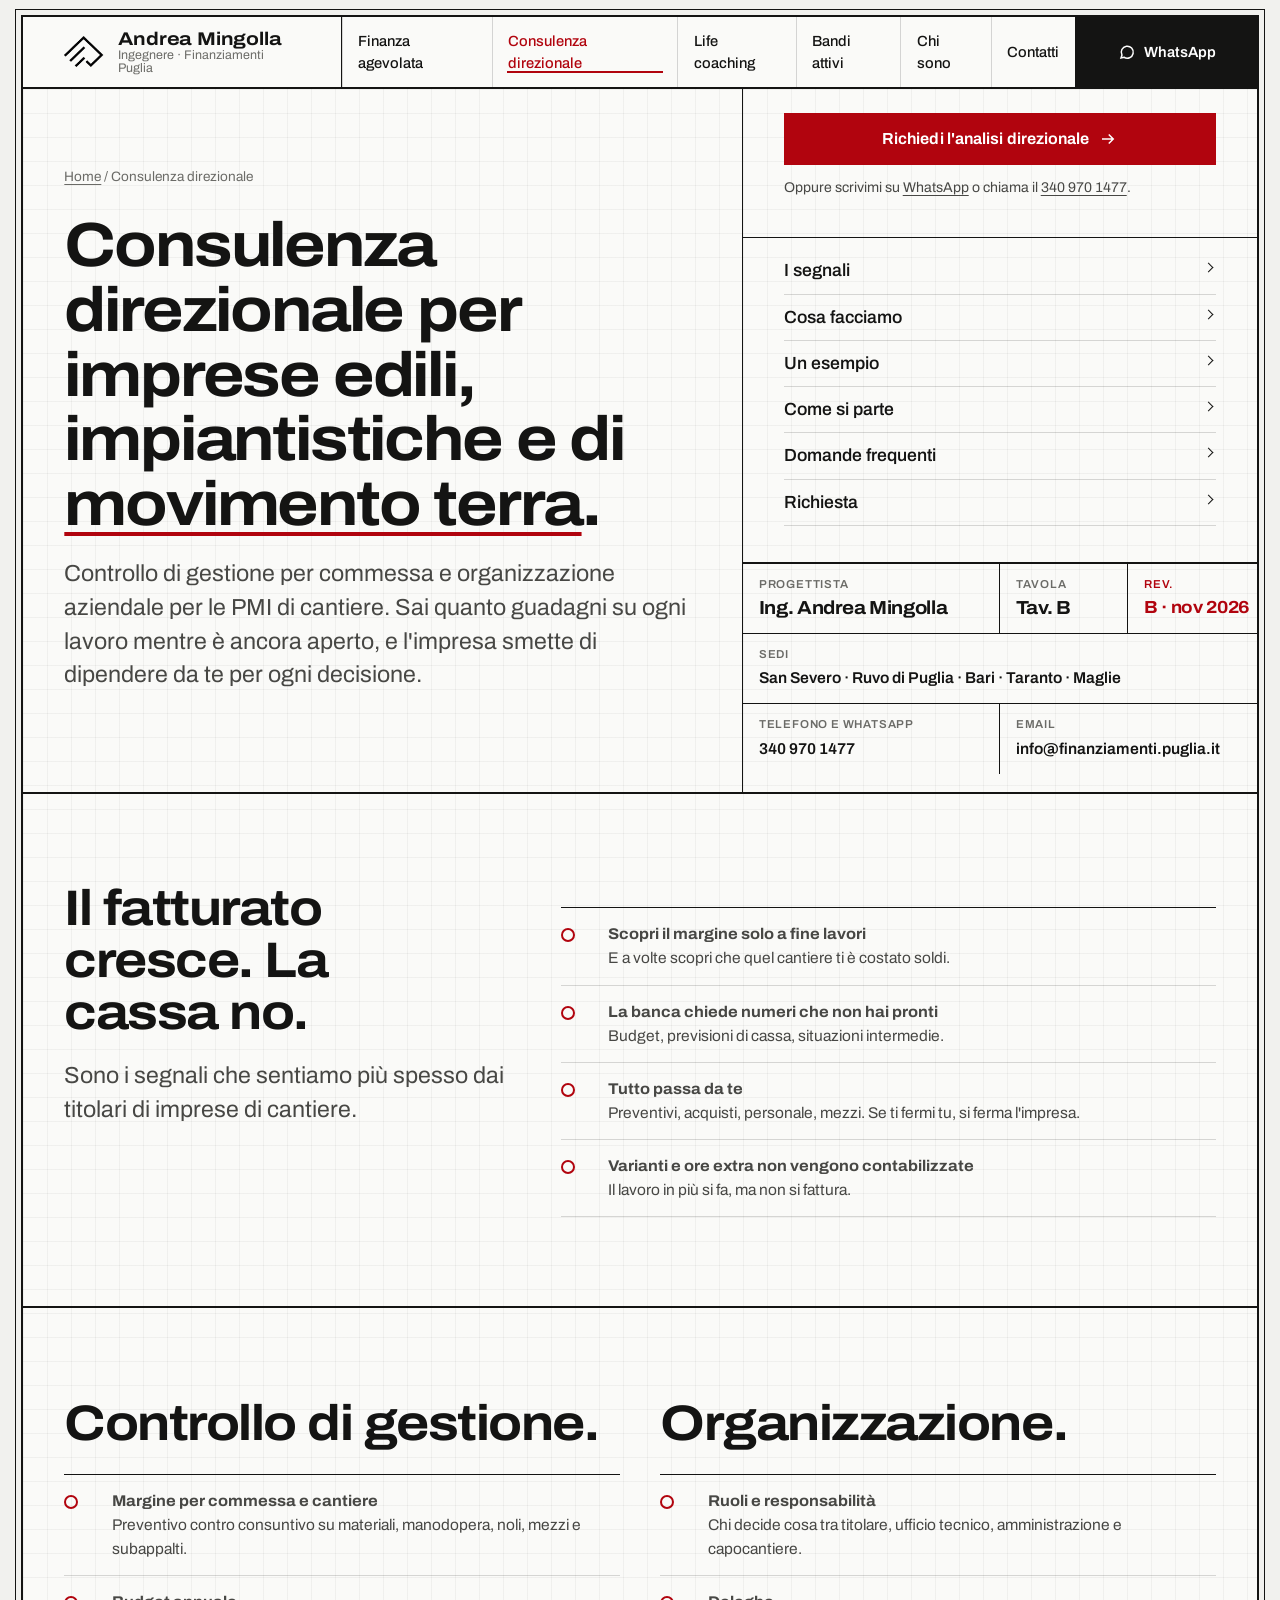
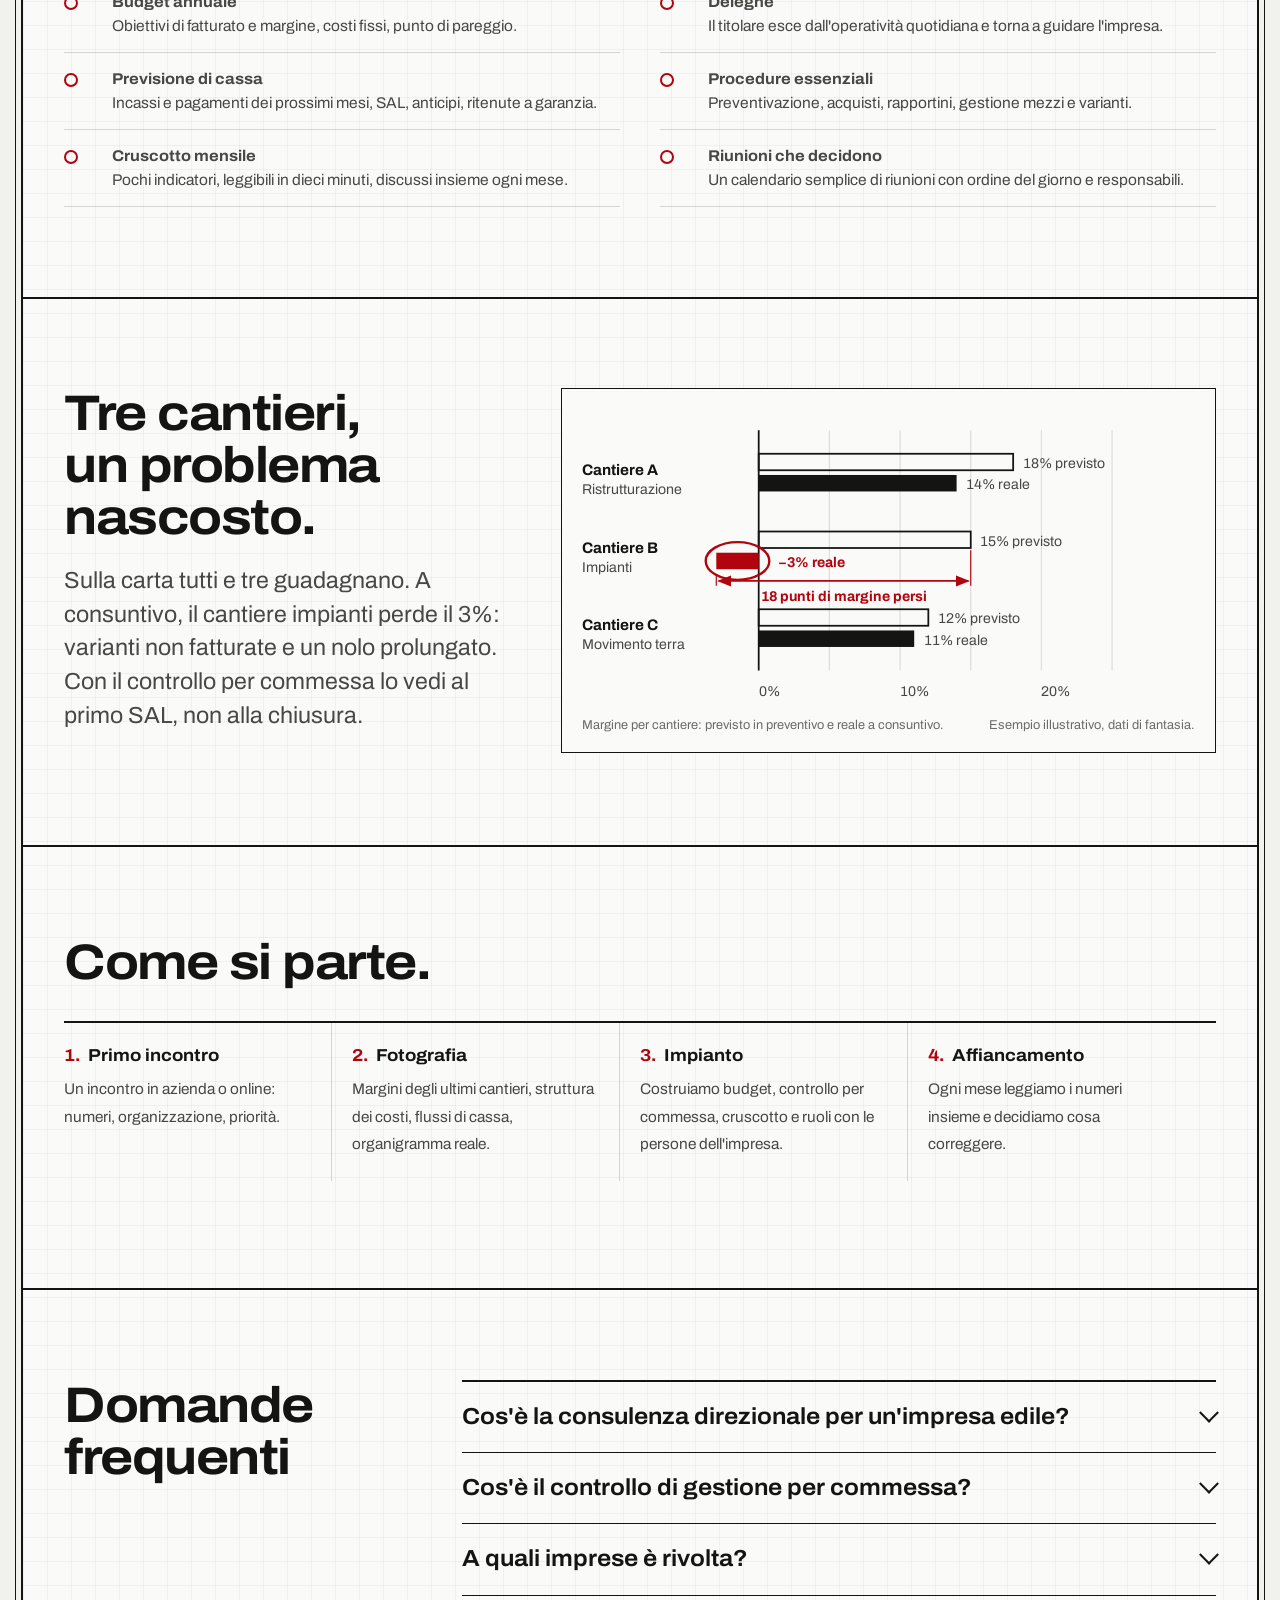
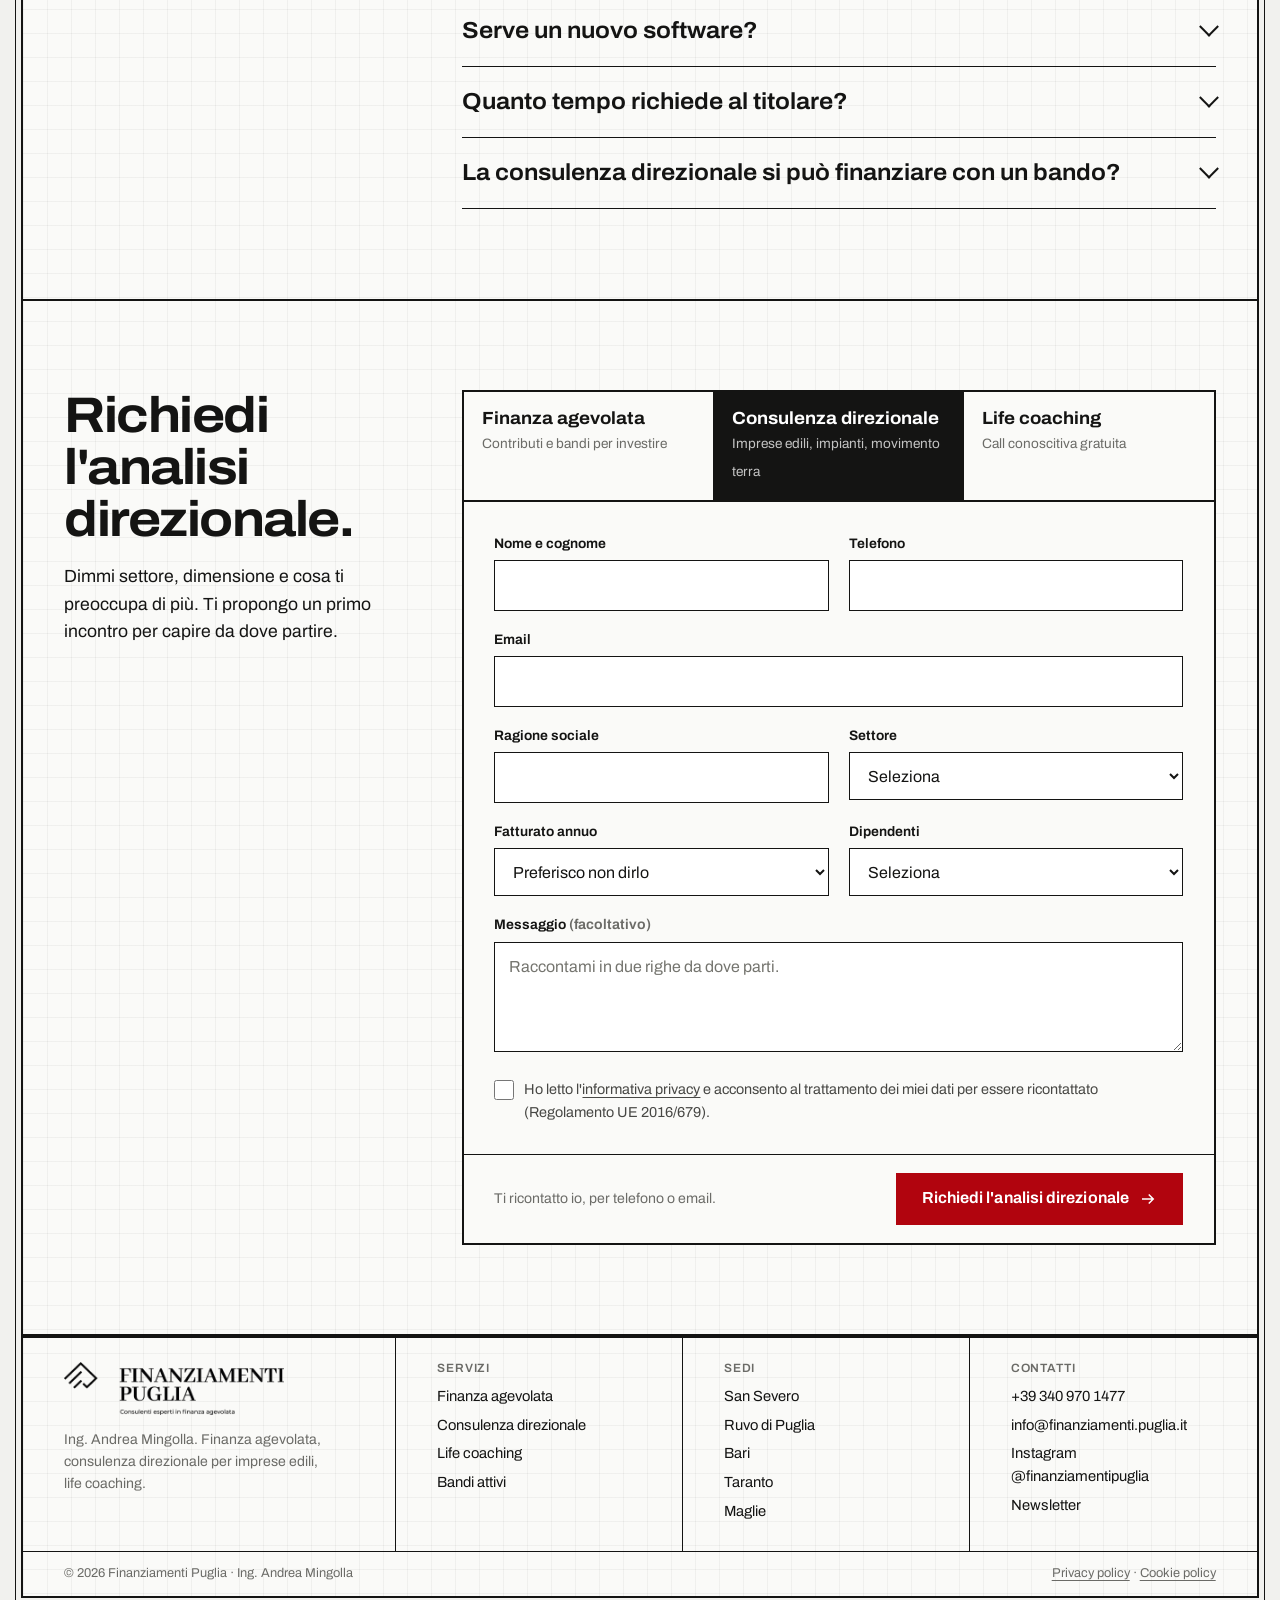
<file: finanziamenti-puglia/consulenza-direzionale.html>
<!doctype html>
<html lang="it">
<head>
<meta charset="utf-8">
<meta name="viewport" content="width=device-width, initial-scale=1">
<title>Consulenza direzionale e controllo di gestione per imprese edili | Andrea Mingolla</title>
<meta name="description" content="Controllo di gestione per commessa e organizzazione per PMI edili, impiantistiche e di movimento terra in Puglia. Margini per cantiere, budget, cassa, organizzazione.">
<link rel="canonical" href="https://www.finanziamenti.puglia.it/consulenza-direzionale-imprese-edili/">
<meta property="og:type" content="website">
<meta property="og:locale" content="it_IT">
<meta property="og:title" content="Consulenza direzionale e controllo di gestione per imprese edili | Andrea Mingolla">
<meta property="og:description" content="Controllo di gestione per commessa e organizzazione per PMI edili, impiantistiche e di movimento terra in Puglia. Margini per cantiere, budget, cassa, organizzazione.">
<meta property="og:url" content="https://www.finanziamenti.puglia.it/consulenza-direzionale-imprese-edili/">
<meta name="theme-color" content="#fafaf8">
<link rel="icon" href="assets/img/favicon.png">
<link rel="preload" href="assets/fonts/archivo.woff2" as="font" type="font/woff2" crossorigin>
<link rel="stylesheet" href="assets/site.css">
<script type="application/ld+json">
{
 "@context": "https://schema.org",
 "@graph": [
  {
   "@type": "Service",
   "name": "Consulenza direzionale per imprese edili, impiantistiche e movimento terra",
   "serviceType": "Controllo di gestione e organizzazione aziendale",
   "provider": {
    "@id": "https://www.finanziamenti.puglia.it/#studio"
   },
   "areaServed": {
    "@type": "State",
    "name": "Puglia"
   },
   "audience": {
    "@type": "BusinessAudience",
    "name": "PMI edili, impiantistiche e di movimento terra"
   }
  },
  {
   "@type": "FAQPage",
   "mainEntity": [
    {
     "@type": "Question",
     "name": "Cos'è la consulenza direzionale per un'impresa edile?",
     "acceptedAnswer": {
      "@type": "Answer",
      "text": "È un affiancamento al titolare per governare l'impresa con i numeri: margine per cantiere, budget, previsione di cassa e un'organizzazione con ruoli chiari tra ufficio tecnico, amministrazione e cantiere."
     }
    },
    {
     "@type": "Question",
     "name": "Cos'è il controllo di gestione per commessa?",
     "acceptedAnswer": {
      "@type": "Answer",
      "text": "È il confronto, cantiere per cantiere, tra costi e ricavi previsti in preventivo e quelli reali: materiali, manodopera, noli, mezzi, subappalti e spese generali. Permette di correggere un cantiere in perdita mentre è ancora aperto."
     }
    },
    {
     "@type": "Question",
     "name": "A quali imprese è rivolta?",
     "acceptedAnswer": {
      "@type": "Answer",
      "text": "A PMI di costruzioni, impianti (elettrici, idraulici, termici, tecnologici) e movimento terra, in genere da 5 a 100 addetti, in Puglia e nelle regioni vicine."
     }
    },
    {
     "@type": "Question",
     "name": "Serve un nuovo software?",
     "acceptedAnswer": {
      "@type": "Answer",
      "text": "Non necessariamente. Si parte dai dati che l'impresa ha già: contabilità, preventivi, rapportini, fatture. Il gestionale si sceglie dopo, se serve."
     }
    },
    {
     "@type": "Question",
     "name": "Quanto tempo richiede al titolare?",
     "acceptedAnswer": {
      "@type": "Answer",
      "text": "All'inizio qualche incontro per l'analisi. A regime, una riunione mensile sul cruscotto e le decisioni da prendere."
     }
    },
    {
     "@type": "Question",
     "name": "La consulenza direzionale si può finanziare con un bando?",
     "acceptedAnswer": {
      "@type": "Answer",
      "text": "In alcuni casi sì: diverse misure regionali e nazionali coprono consulenze specialistiche e investimenti in organizzazione e digitalizzazione. Lo verifichiamo nel primo incontro."
     }
    }
   ]
  },
  {
   "@type": "BreadcrumbList",
   "itemListElement": [
    {
     "@type": "ListItem",
     "position": 1,
     "name": "Home",
     "item": "https://www.finanziamenti.puglia.it/"
    },
    {
     "@type": "ListItem",
     "position": 2,
     "name": "Consulenza direzionale",
     "item": "https://www.finanziamenti.puglia.it/consulenza-direzionale-imprese-edili/"
    }
   ]
  }
 ]
}
</script>
</head>
<body>
<a class="skip" href="#contenuto">Vai al contenuto</a>
<div class="sheet">

<header class="top">
  <a class="brand" href="index.html" aria-label="Andrea Mingolla, home">
    <img src="assets/img/logo-mark.png" alt="" width="40" height="32">
    <span class="brand-name"><b>Andrea Mingolla</b><span>Ingegnere · Finanziamenti Puglia</span></span>
  </a>
  <button class="menu-btn" aria-expanded="false" aria-controls="nav">Menu</button>
  <nav class="nav" id="nav" aria-label="Principale">
    <a href="finanza-agevolata.html">Finanza agevolata</a>
    <a href="consulenza-direzionale.html" aria-current="page">Consulenza direzionale</a>
    <a href="life-coaching.html">Life coaching</a>
    <a href="https://www.finanziamenti.puglia.it/bandi-attivi/">Bandi attivi</a>
    <a href="chi-sono.html">Chi sono</a>
    <a href="contatti.html">Contatti</a>
  </nav>
  <a class="cta-wa" href="https://wa.me/393409701477?text=Ciao%20Andrea%2C%20ti%20scrivo%20dal%20sito." aria-label="Scrivimi su WhatsApp">
    <svg width="18" height="18" viewBox="0 0 24 24" fill="none" stroke="currentColor" stroke-width="2" aria-hidden="true"><path d="M4 20l1.3-3.9A8 8 0 1 1 8 19z"/></svg>
    <span>WhatsApp</span>
  </a>
</header>

<main id="contenuto">
<section class="page-head">
  <div class="main">
    <p class="crumbs"><a href="index.html">Home</a> / Consulenza direzionale</p>
    <h1>Consulenza direzionale per imprese edili, impiantistiche e di <span class="under">movimento terra</span>.</h1>
    <p class="lede">Controllo di gestione per commessa e organizzazione aziendale per le PMI di cantiere. Sai quanto guadagni su ogni lavoro mentre è ancora aperto, e l'impresa smette di dipendere da te per ogni decisione.</p>
  </div>
  <div class="side">
      <div class="note"><a class="btn btn-red" href="contatti.html?servizio=direzionale#richiesta" style="width:100%"><span>Richiedi l'analisi direzionale</span><svg viewBox="0 0 24 24" fill="none" stroke="currentColor" stroke-width="2" aria-hidden="true"><path d="M4 12h15M13 6l6 6-6 6"/></svg></a>
      <p class="small" style="margin-top:12px">Oppure scrivimi su <a href="https://wa.me/393409701477">WhatsApp</a> o chiama il <a href="tel:+393409701477">340 970 1477</a>.</p></div>
      <nav class="toc" aria-label="In questa pagina"><ol><li><a href="#sint">I segnali</a></li><li><a href="#cosa">Cosa facciamo</a></li><li><a href="#esempio">Un esempio</a></li><li><a href="#come">Come si parte</a></li><li><a href="#faq">Domande frequenti</a></li><li><a href="#form-t">Richiesta</a></li></ol></nav>
      <dl class="cartiglio tb" aria-label="Cartiglio: dati e contatti">
      <div class="wide"><dt>Progettista</dt><dd>Ing. Andrea Mingolla</dd></div>
      <div><dt>Tavola</dt><dd>Tav. B</dd></div>
      <div class="rv"><dt>Rev.</dt><dd>B · nov 2026</dd></div>
      <div class="full"><dt>Sedi</dt><dd class="sm">San Severo · Ruvo di Puglia · Bari · Taranto · Maglie</dd></div>
      <div class="wide b"><dt>Telefono e WhatsApp</dt><dd class="sm"><a href="tel:+393409701477">340 970 1477</a></dd></div>
      <div class="wide b"><dt>Email</dt><dd class="sm"><a href="mailto:info@finanziamenti.puglia.it">info@finanziamenti.puglia.it</a></dd></div>
    </dl>
    </div>
</section>

<section class="band" aria-labelledby="sint">  <div class="pad cols">
    <div class="span-5 stack"><h2 id="sint">Il fatturato cresce. La cassa no.</h2><p class="lede">Sono i segnali che sentiamo più spesso dai titolari di imprese di cantiere.</p></div>
    <div class="span-7"><ul class="spec">
      <li><span><b>Scopri il margine solo a fine lavori</b><span>E a volte scopri che quel cantiere ti è costato soldi.</span></span></li>
      <li><span><b>La banca chiede numeri che non hai pronti</b><span>Budget, previsioni di cassa, situazioni intermedie.</span></span></li>
      <li><span><b>Tutto passa da te</b><span>Preventivi, acquisti, personale, mezzi. Se ti fermi tu, si ferma l'impresa.</span></span></li>
      <li><span><b>Varianti e ore extra non vengono contabilizzate</b><span>Il lavoro in più si fa, ma non si fattura.</span></span></li>
    </ul></div>
  </div>
</section>

<section class="band" aria-labelledby="cosa">  <div class="pad cols">
    <div class="span-6 stack">
      <h2 id="cosa">Controllo di gestione.</h2>
      <ul class="spec">
        <li><span><b>Margine per commessa e cantiere</b><span>Preventivo contro consuntivo su materiali, manodopera, noli, mezzi e subappalti.</span></span></li>
        <li><span><b>Budget annuale</b><span>Obiettivi di fatturato e margine, costi fissi, punto di pareggio.</span></span></li>
        <li><span><b>Previsione di cassa</b><span>Incassi e pagamenti dei prossimi mesi, SAL, anticipi, ritenute a garanzia.</span></span></li>
        <li><span><b>Cruscotto mensile</b><span>Pochi indicatori, leggibili in dieci minuti, discussi insieme ogni mese.</span></span></li>
      </ul>
    </div>
    <div class="span-6 stack">
      <h2>Organizzazione.</h2>
      <ul class="spec">
        <li><span><b>Ruoli e responsabilità</b><span>Chi decide cosa tra titolare, ufficio tecnico, amministrazione e capocantiere.</span></span></li>
        <li><span><b>Deleghe</b><span>Il titolare esce dall'operatività quotidiana e torna a guidare l'impresa.</span></span></li>
        <li><span><b>Procedure essenziali</b><span>Preventivazione, acquisti, rapportini, gestione mezzi e varianti.</span></span></li>
        <li><span><b>Riunioni che decidono</b><span>Un calendario semplice di riunioni con ordine del giorno e responsabili.</span></span></li>
      </ul>
    </div>
  </div>
</section>

<section class="band" aria-labelledby="esempio">  <div class="pad cols">
    <div class="span-5 stack"><h2 id="esempio">Tre cantieri, un problema nascosto.</h2><p class="lede">Sulla carta tutti e tre guadagnano. A consuntivo, il cantiere impianti perde il 3%: varianti non fatturate e un nolo prolungato. Con il controllo per commessa lo vedi al primo SAL, non alla chiusura.</p></div>
    <div class="span-7"><figure class="diagram" style="margin:0">
        <svg viewBox="0 0 520 250" role="img" aria-labelledby="dg-t dg-d">
          <title id="dg-t">Margine previsto e margine reale su tre cantieri</title>
          <desc id="dg-d">Esempio illustrativo: cantiere A previsto 18%, reale 14%. Cantiere B previsto 15%, reale meno 3%: 18 punti di margine persi. Cantiere C previsto 12%, reale 11%.</desc>
          <line x1="150" y1="18" x2="150" y2="222" stroke="#141413" stroke-width="1.5"/>
          <g stroke="#141413" stroke-opacity=".12"><line x1="210" y1="18" x2="210" y2="222"/><line x1="270" y1="18" x2="270" y2="222"/><line x1="330" y1="18" x2="330" y2="222"/><line x1="390" y1="18" x2="390" y2="222"/><line x1="450" y1="18" x2="450" y2="222"/></g>
          <text x="0" y="56" class="t-strong">Cantiere A</text><text x="0" y="72">Ristrutturazione</text>
          <rect x="150" y="38" width="216" height="14" fill="none" stroke="#141413" stroke-width="1.5"/><rect x="150" y="56" width="168" height="14" fill="#141413"/>
          <text x="374" y="50">18% previsto</text><text x="326" y="68">14% reale</text>
          <text x="0" y="122" class="t-strong">Cantiere B</text><text x="0" y="138">Impianti</text>
          <rect x="150" y="104" width="180" height="14" fill="none" stroke="#141413" stroke-width="1.5"/><rect x="114" y="122" width="36" height="14" fill="#b1040e"/>
          <text x="338" y="116">15% previsto</text><text x="166" y="134" class="t-red">−3% reale</text>
          <ellipse cx="132" cy="129" rx="27" ry="16" fill="none" stroke="#b1040e" stroke-width="2"/>
          <defs><marker id="ar" viewBox="0 0 10 10" refX="9" refY="5" markerWidth="8" markerHeight="8" orient="auto-start-reverse"><path d="M0 1 L10 5 L0 9z" fill="#b1040e"/></marker></defs>
          <g class="trace"><line x1="114" y1="140" x2="114" y2="150" stroke="#b1040e"/><line x1="330" y1="120" x2="330" y2="150" stroke="#b1040e" stroke-dasharray="2 3"/><line x1="116" y1="146" x2="328" y2="146" stroke="#b1040e" stroke-width="1.5" marker-start="url(#ar)" marker-end="url(#ar)"/></g>
          <text x="222" y="163" text-anchor="middle" class="t-red">18 punti di margine persi</text>
          <text x="0" y="188" class="t-strong">Cantiere C</text><text x="0" y="204">Movimento terra</text>
          <rect x="150" y="170" width="144" height="14" fill="none" stroke="#141413" stroke-width="1.5"/><rect x="150" y="188" width="132" height="14" fill="#141413"/>
          <text x="302" y="182">12% previsto</text><text x="290" y="200">11% reale</text>
          <text x="150" y="244">0%</text><text x="270" y="244">10%</text><text x="390" y="244">20%</text>
        </svg>
        <figcaption><span>Margine per cantiere: previsto in preventivo e reale a consuntivo.</span><span>Esempio illustrativo, dati di fantasia.</span></figcaption>
    </figure></div>
  </div>
</section>

<section class="band" aria-labelledby="come">  <div class="pad">
    <h2 id="come">Come si parte.</h2>
    <ol class="steps">
      <li><b>Primo incontro</b><span>Un incontro in azienda o online: numeri, organizzazione, priorità.</span></li>
      <li><b>Fotografia</b><span>Margini degli ultimi cantieri, struttura dei costi, flussi di cassa, organigramma reale.</span></li>
      <li><b>Impianto</b><span>Costruiamo budget, controllo per commessa, cruscotto e ruoli con le persone dell'impresa.</span></li>
      <li><b>Affiancamento</b><span>Ogni mese leggiamo i numeri insieme e decidiamo cosa correggere.</span></li>
    </ol>
  </div>
</section>

<section class="band" aria-labelledby="faq">
  <div class="pad cols">
    <div class="span-4"><h2 id="faq">Domande frequenti</h2></div>
    <div class="span-8 faq">
<details><summary>Cos'è la consulenza direzionale per un'impresa edile?</summary><div class="a"><p>È un affiancamento al titolare per governare l'impresa con i numeri: margine per cantiere, budget, previsione di cassa e un'organizzazione con ruoli chiari tra ufficio tecnico, amministrazione e cantiere.</p></div></details>
<details><summary>Cos'è il controllo di gestione per commessa?</summary><div class="a"><p>È il confronto, cantiere per cantiere, tra costi e ricavi previsti in preventivo e quelli reali: materiali, manodopera, noli, mezzi, subappalti e spese generali. Permette di correggere un cantiere in perdita mentre è ancora aperto.</p></div></details>
<details><summary>A quali imprese è rivolta?</summary><div class="a"><p>A PMI di costruzioni, impianti (elettrici, idraulici, termici, tecnologici) e movimento terra, in genere da 5 a 100 addetti, in Puglia e nelle regioni vicine.</p></div></details>
<details><summary>Serve un nuovo software?</summary><div class="a"><p>Non necessariamente. Si parte dai dati che l'impresa ha già: contabilità, preventivi, rapportini, fatture. Il gestionale si sceglie dopo, se serve.</p></div></details>
<details><summary>Quanto tempo richiede al titolare?</summary><div class="a"><p>All'inizio qualche incontro per l'analisi. A regime, una riunione mensile sul cruscotto e le decisioni da prendere.</p></div></details>
<details><summary>La consulenza direzionale si può finanziare con un bando?</summary><div class="a"><p>In alcuni casi sì: diverse misure regionali e nazionali coprono consulenze specialistiche e investimenti in organizzazione e digitalizzazione. Lo verifichiamo nel primo incontro.</p></div></details>
    </div>
  </div>
</section>

<section class="band" aria-labelledby="form-t">
  <div class="pad cols">
    <div class="span-4 stack"><h2 id="form-t">Richiedi l'analisi direzionale.</h2><p>Dimmi settore, dimensione e cosa ti preoccupa di più. Ti propongo un primo incontro per capire da dove partire.</p></div>
    <div class="span-8"><form class="form" id="richiesta" novalidate aria-labelledby="form-t">
  <fieldset class="pick">
    <legend>Di cosa hai bisogno?</legend>
    <label><input type="radio" name="servizio" value="agevolata"><b>Finanza agevolata</b><span>Contributi e bandi per investire</span></label>
    <label><input type="radio" name="servizio" value="direzionale" checked><b>Consulenza direzionale</b><span>Imprese edili, impianti, movimento terra</span></label>
    <label><input type="radio" name="servizio" value="coaching"><b>Life coaching</b><span>Call conoscitiva gratuita</span></label>
  </fieldset>
  <div class="fields">
    <div class="field"><label for="f-nome">Nome e cognome</label><input id="f-nome" name="nome" autocomplete="name" required><p class="err">Scrivi il tuo nome e cognome.</p></div>
    <div class="field"><label for="f-tel">Telefono</label><input id="f-tel" name="telefono" type="tel" autocomplete="tel" inputmode="tel" required pattern="[0-9 +().-]{6,}"><p class="err">Inserisci un numero di telefono valido.</p></div>
    <div class="field full"><label for="f-mail">Email</label><input id="f-mail" name="email" type="email" autocomplete="email" required><p class="err">Inserisci un indirizzo email valido, ad esempio nome@azienda.it.</p></div>

    <div data-service="agevolata">
      <div class="field"><label for="f-az">Ragione sociale</label><input id="f-az" name="azienda" autocomplete="organization" placeholder="Anche se l'impresa è da costituire"></div>
      <div class="field"><label for="f-prov">Provincia della sede</label><select id="f-prov" name="provincia" required><option value="">Seleziona</option><option>Bari</option><option>Barletta-Andria-Trani</option><option>Brindisi</option><option>Foggia</option><option>Lecce</option><option>Taranto</option><option>Campania</option><option>Altra regione</option></select><p class="err">Scegli la provincia: molti bandi sono territoriali.</p></div>
      <div class="field"><label for="f-inv">Cosa vuoi finanziare?</label><select id="f-inv" name="investimento" required><option value="">Seleziona</option><option>Macchinari e attrezzature</option><option>Immobile o ristrutturazione</option><option>Digitale e software</option><option>Ricerca e sviluppo</option><option>Nuova impresa o start-up</option><option>Turismo e ricettività</option><option>Altro</option></select><p class="err">Indica il tipo di investimento.</p></div>
      <div class="field"><label for="f-imp">Importo indicativo</label><select id="f-imp" name="importo"><option value="">Non lo so ancora</option><option>Fino a 50.000 €</option><option>50.000 - 200.000 €</option><option>200.000 - 1 milione €</option><option>Oltre 1 milione €</option></select></div>
    </div>

    <div data-service="direzionale">
      <div class="field"><label for="f-az2">Ragione sociale</label><input id="f-az2" name="azienda" autocomplete="organization" required><p class="err">Indica il nome dell'impresa.</p></div>
      <div class="field"><label for="f-sett">Settore</label><select id="f-sett" name="settore" required><option value="">Seleziona</option><option>Edilizia</option><option>Impiantistica</option><option>Movimento terra</option><option>Altro settore</option></select><p class="err">Scegli il settore dell'impresa.</p></div>
      <div class="field"><label for="f-fatt">Fatturato annuo</label><select id="f-fatt" name="fatturato"><option value="">Preferisco non dirlo</option><option>Fino a 1 milione €</option><option>1 - 5 milioni €</option><option>5 - 15 milioni €</option><option>Oltre 15 milioni €</option></select></div>
      <div class="field"><label for="f-dip">Dipendenti</label><select id="f-dip" name="dipendenti"><option value="">Seleziona</option><option>Meno di 10</option><option>10 - 49</option><option>50 - 249</option><option>250 o più</option></select></div>
    </div>

    <div data-service="coaching">
      <div class="field full"><label for="f-tema">Su cosa vorresti lavorare?</label><select id="f-tema" name="tema"><option value="">Seleziona</option><option>Lavoro e carriera</option><option>Una decisione importante</option><option>Equilibrio tra vita e lavoro</option><option>Obiettivi personali</option><option>Altro</option></select></div>
      <div class="field full"><label for="f-quando">Quando preferisci essere ricontattato?</label><select id="f-quando" name="quando"><option>Mattina</option><option>Pomeriggio</option><option>Sera</option></select></div>
    </div>

    <div class="field full"><label for="f-msg">Messaggio <span class="small">(facoltativo)</span></label><textarea id="f-msg" name="messaggio" placeholder="Raccontami in due righe da dove parti."></textarea></div>
    <div class="check-field full"><label class="check"><input type="checkbox" name="privacy" required> <span>Ho letto l'<a href="https://www.finanziamenti.puglia.it/privacy-policy/">informativa privacy</a> e acconsento al trattamento dei miei dati per essere ricontattato (Regolamento UE 2016/679).</span></label><p class="err" style="color:var(--red);font-size:.85rem;font-weight:600;margin:6px 0 0">Serve il consenso per poterti ricontattare.</p></div>
  </div>
  <div class="actions">
    <p class="small" style="margin:0">Ti ricontatto io, per telefono o email.</p>
    <button class="btn btn-red" type="submit"><span>Richiedi la consulenza</span><svg viewBox="0 0 24 24" fill="none" stroke="currentColor" stroke-width="2" aria-hidden="true"><path d="M4 12h15M13 6l6 6-6 6"/></svg></button>
  </div>
  <div class="done" role="status">
    <h3>Richiesta inviata.</h3>
    <p style="margin-top:8px">Ho ricevuto <span data-done-service>la tua richiesta</span>. Ti ricontatto al numero o all'email che mi hai lasciato. Se è urgente, scrivimi su <a href="https://wa.me/393409701477">WhatsApp</a>.</p>
  </div>
</form></div>
  </div>
</section>
</main>

<footer>
  <div class="foot" style="border-top:2px solid var(--line)">
    <div>
      <img class="logo" src="assets/img/logo-finanziamenti-puglia.png" alt="Finanziamenti Puglia" width="220" height="53">
      <p class="small">Ing. Andrea Mingolla. Finanza agevolata, consulenza direzionale per imprese edili, life coaching.</p>
    </div>
    <div><h4>Servizi</h4><ul><li><a href="finanza-agevolata.html">Finanza agevolata</a></li><li><a href="consulenza-direzionale.html">Consulenza direzionale</a></li><li><a href="life-coaching.html">Life coaching</a></li><li><a href="https://www.finanziamenti.puglia.it/bandi-attivi/">Bandi attivi</a></li></ul></div>
    <div><h4>Sedi</h4><ul><li>San Severo</li><li>Ruvo di Puglia</li><li>Bari</li><li>Taranto</li><li>Maglie</li></ul></div>
    <div><h4>Contatti</h4><ul><li><a href="tel:+393409701477">+39 340 970 1477</a></li><li><a href="mailto:info@finanziamenti.puglia.it">info@finanziamenti.puglia.it</a></li><li><a href="https://www.instagram.com/finanziamentipuglia/">Instagram @finanziamentipuglia</a></li><li><a href="https://www.finanziamenti.puglia.it/newsletter/">Newsletter</a></li></ul></div>
  </div>
  <div class="foot-legal"><span>© 2026 Finanziamenti Puglia · Ing. Andrea Mingolla</span><span><a href="https://www.finanziamenti.puglia.it/privacy-policy/">Privacy policy</a> · <a href="https://www.finanziamenti.puglia.it/cookie-policy/">Cookie policy</a></span></div>
</footer>

</div>
<a class="wa-float" href="https://wa.me/393409701477?text=Ciao%20Andrea%2C%20ti%20scrivo%20dal%20sito."><svg viewBox="0 0 24 24" fill="none" stroke="currentColor" stroke-width="2" aria-hidden="true"><path d="M4 20l1.3-3.9A8 8 0 1 1 8 19z"/></svg>WhatsApp</a>
<script src="assets/site.js"></script>
</body>
</html>
</file>
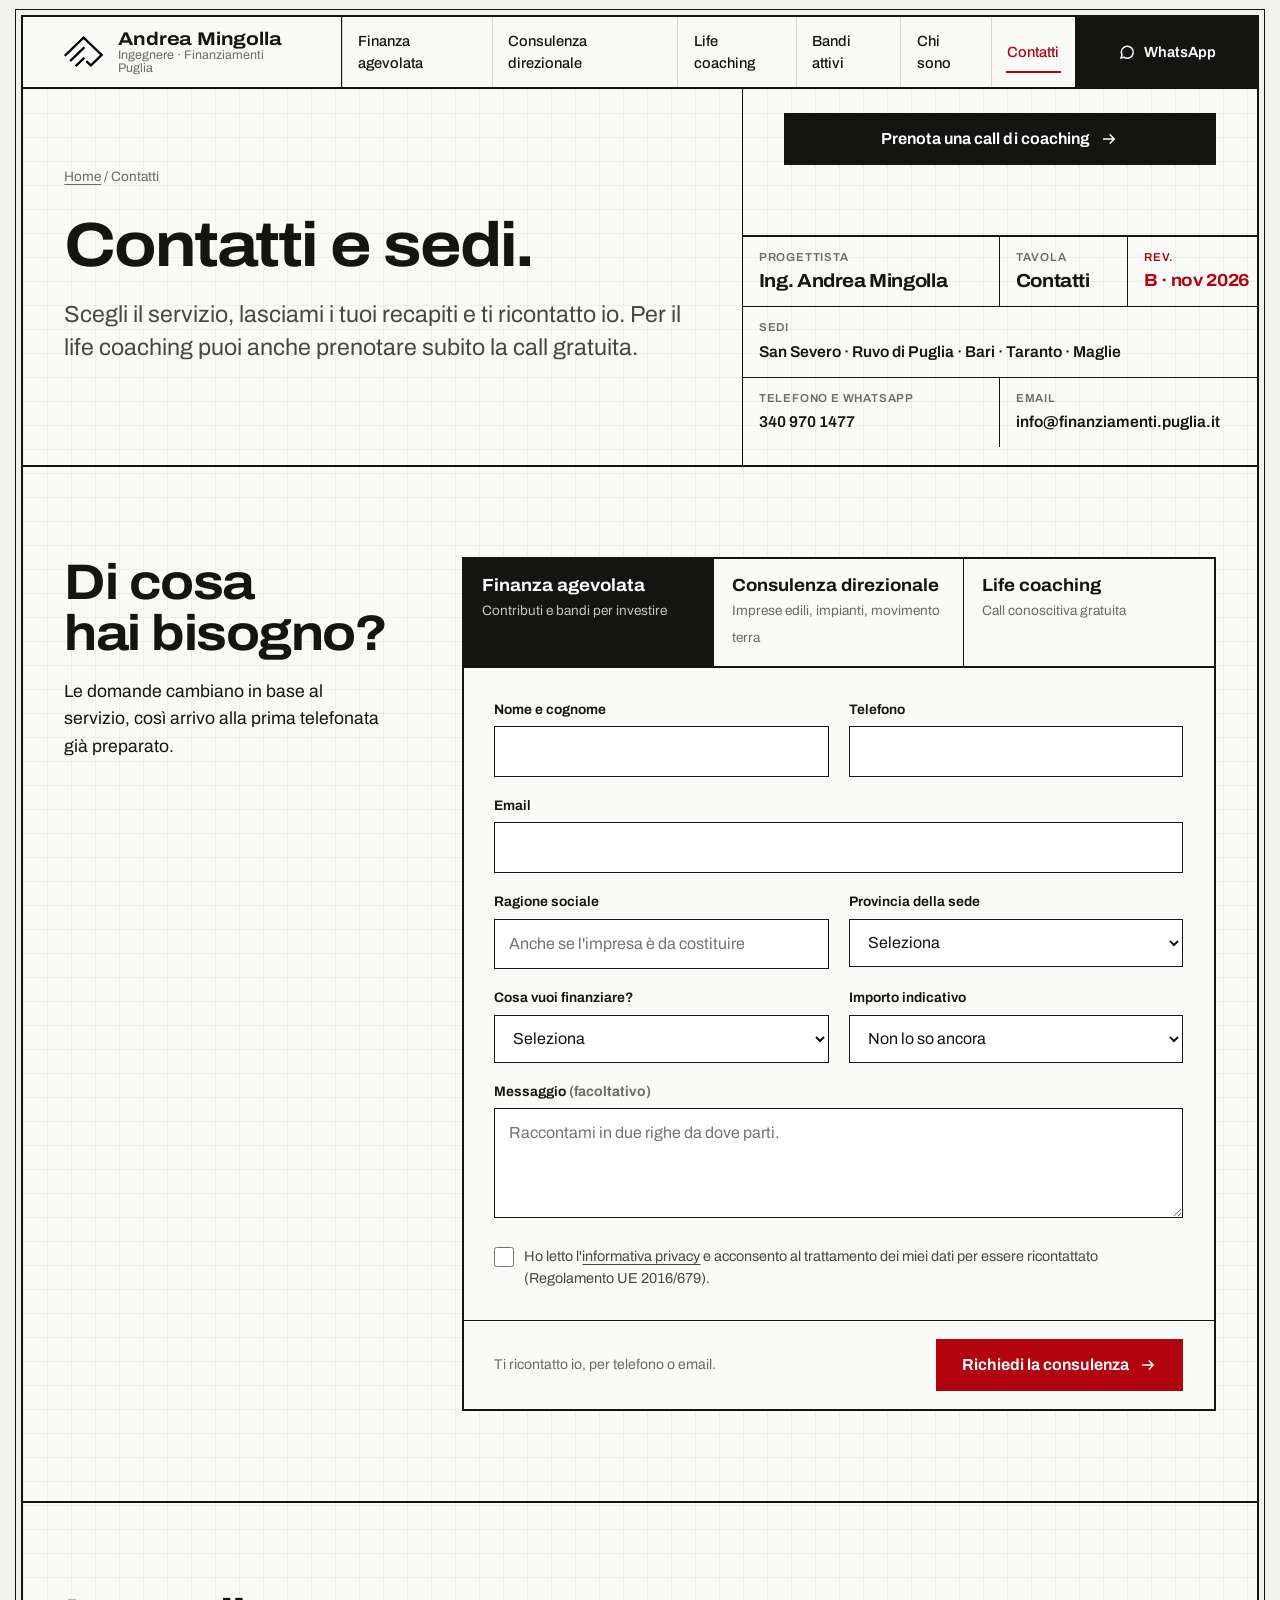
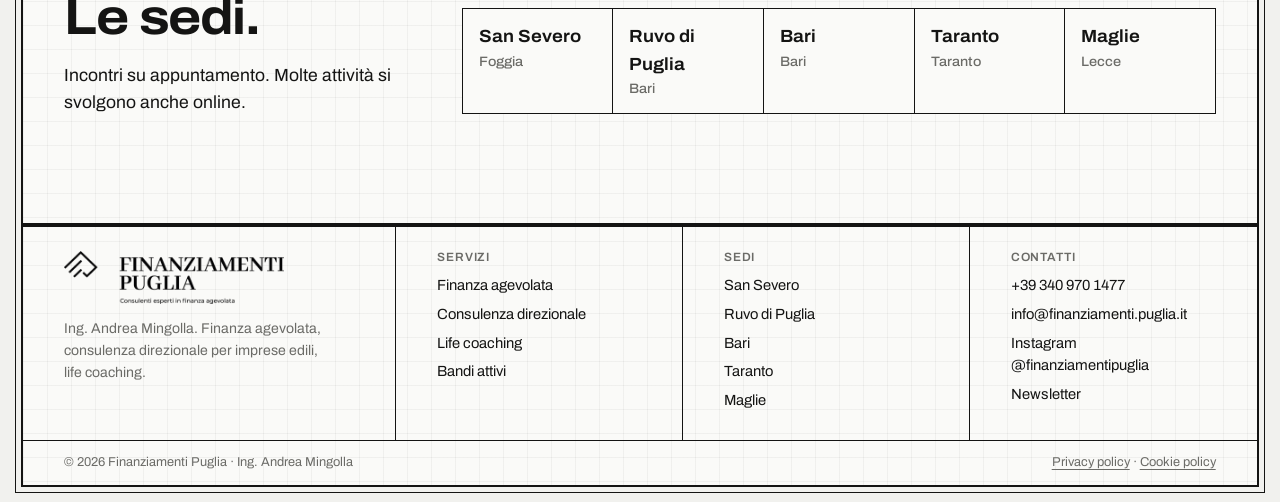
<file: finanziamenti-puglia/contatti.html>
<!doctype html>
<html lang="it">
<head>
<meta charset="utf-8">
<meta name="viewport" content="width=device-width, initial-scale=1">
<title>Contatti: richiedi una consulenza o prenota una call | Andrea Mingolla</title>
<meta name="description" content="Richiedi una consulenza di finanza agevolata o di consulenza direzionale, o prenota una call di life coaching. Sedi a San Severo, Ruvo di Puglia, Bari, Taranto e Maglie.">
<link rel="canonical" href="https://www.finanziamenti.puglia.it/contatti/">
<meta property="og:type" content="website">
<meta property="og:locale" content="it_IT">
<meta property="og:title" content="Contatti: richiedi una consulenza o prenota una call | Andrea Mingolla">
<meta property="og:description" content="Richiedi una consulenza di finanza agevolata o di consulenza direzionale, o prenota una call di life coaching. Sedi a San Severo, Ruvo di Puglia, Bari, Taranto e Maglie.">
<meta property="og:url" content="https://www.finanziamenti.puglia.it/contatti/">
<meta name="theme-color" content="#fafaf8">
<link rel="icon" href="assets/img/favicon.png">
<link rel="preload" href="assets/fonts/archivo.woff2" as="font" type="font/woff2" crossorigin>
<link rel="stylesheet" href="assets/site.css">
<script type="application/ld+json">
{
 "@context": "https://schema.org",
 "@graph": [
  {
   "@type": "ContactPage",
   "name": "Contatti",
   "about": {
    "@id": "https://www.finanziamenti.puglia.it/#studio"
   }
  },
  {
   "@type": "BreadcrumbList",
   "itemListElement": [
    {
     "@type": "ListItem",
     "position": 1,
     "name": "Home",
     "item": "https://www.finanziamenti.puglia.it/"
    },
    {
     "@type": "ListItem",
     "position": 2,
     "name": "Contatti",
     "item": "https://www.finanziamenti.puglia.it/contatti/"
    }
   ]
  }
 ]
}
</script>
</head>
<body>
<a class="skip" href="#contenuto">Vai al contenuto</a>
<div class="sheet">

<header class="top">
  <a class="brand" href="index.html" aria-label="Andrea Mingolla, home">
    <img src="assets/img/logo-mark.png" alt="" width="40" height="32">
    <span class="brand-name"><b>Andrea Mingolla</b><span>Ingegnere · Finanziamenti Puglia</span></span>
  </a>
  <button class="menu-btn" aria-expanded="false" aria-controls="nav">Menu</button>
  <nav class="nav" id="nav" aria-label="Principale">
    <a href="finanza-agevolata.html">Finanza agevolata</a>
    <a href="consulenza-direzionale.html">Consulenza direzionale</a>
    <a href="life-coaching.html">Life coaching</a>
    <a href="https://www.finanziamenti.puglia.it/bandi-attivi/">Bandi attivi</a>
    <a href="chi-sono.html">Chi sono</a>
    <a href="contatti.html" aria-current="page">Contatti</a>
  </nav>
  <a class="cta-wa" href="https://wa.me/393409701477?text=Ciao%20Andrea%2C%20ti%20scrivo%20dal%20sito." aria-label="Scrivimi su WhatsApp">
    <svg width="18" height="18" viewBox="0 0 24 24" fill="none" stroke="currentColor" stroke-width="2" aria-hidden="true"><path d="M4 20l1.3-3.9A8 8 0 1 1 8 19z"/></svg>
    <span>WhatsApp</span>
  </a>
</header>

<main id="contenuto">
<section class="page-head">
  <div class="main">
    <p class="crumbs"><a href="index.html">Home</a> / Contatti</p>
    <h1>Contatti e sedi.</h1>
    <p class="lede">Scegli il servizio, lasciami i tuoi recapiti e ti ricontatto io. Per il life coaching puoi anche prenotare subito la call gratuita.</p>
  </div>
  <div class="side">
    <div class="note"><a class="btn btn-ink" data-booking href="#richiesta" style="width:100%"><span>Prenota una call di coaching</span><svg viewBox="0 0 24 24" fill="none" stroke="currentColor" stroke-width="2" aria-hidden="true"><path d="M4 12h15M13 6l6 6-6 6"/></svg></a></div>
    <dl class="cartiglio tb" aria-label="Cartiglio: dati e contatti">
      <div class="wide"><dt>Progettista</dt><dd>Ing. Andrea Mingolla</dd></div>
      <div><dt>Tavola</dt><dd>Contatti</dd></div>
      <div class="rv"><dt>Rev.</dt><dd>B · nov 2026</dd></div>
      <div class="full"><dt>Sedi</dt><dd class="sm">San Severo · Ruvo di Puglia · Bari · Taranto · Maglie</dd></div>
      <div class="wide b"><dt>Telefono e WhatsApp</dt><dd class="sm"><a href="tel:+393409701477">340 970 1477</a></dd></div>
      <div class="wide b"><dt>Email</dt><dd class="sm"><a href="mailto:info@finanziamenti.puglia.it">info@finanziamenti.puglia.it</a></dd></div>
    </dl>
  </div>
</section>

<section class="band" aria-label="Modulo di richiesta">
  <div class="pad cols">
    <div class="span-4 stack"><h2 id="form-t">Di cosa hai bisogno?</h2><p>Le domande cambiano in base al servizio, così arrivo alla prima telefonata già preparato.</p></div>
    <div class="span-8"><form class="form" id="richiesta" novalidate aria-labelledby="form-t">
  <fieldset class="pick">
    <legend>Di cosa hai bisogno?</legend>
    <label><input type="radio" name="servizio" value="agevolata" checked><b>Finanza agevolata</b><span>Contributi e bandi per investire</span></label>
    <label><input type="radio" name="servizio" value="direzionale"><b>Consulenza direzionale</b><span>Imprese edili, impianti, movimento terra</span></label>
    <label><input type="radio" name="servizio" value="coaching"><b>Life coaching</b><span>Call conoscitiva gratuita</span></label>
  </fieldset>
  <div class="fields">
    <div class="field"><label for="f-nome">Nome e cognome</label><input id="f-nome" name="nome" autocomplete="name" required><p class="err">Scrivi il tuo nome e cognome.</p></div>
    <div class="field"><label for="f-tel">Telefono</label><input id="f-tel" name="telefono" type="tel" autocomplete="tel" inputmode="tel" required pattern="[0-9 +().-]{6,}"><p class="err">Inserisci un numero di telefono valido.</p></div>
    <div class="field full"><label for="f-mail">Email</label><input id="f-mail" name="email" type="email" autocomplete="email" required><p class="err">Inserisci un indirizzo email valido, ad esempio nome@azienda.it.</p></div>

    <div data-service="agevolata">
      <div class="field"><label for="f-az">Ragione sociale</label><input id="f-az" name="azienda" autocomplete="organization" placeholder="Anche se l'impresa è da costituire"></div>
      <div class="field"><label for="f-prov">Provincia della sede</label><select id="f-prov" name="provincia" required><option value="">Seleziona</option><option>Bari</option><option>Barletta-Andria-Trani</option><option>Brindisi</option><option>Foggia</option><option>Lecce</option><option>Taranto</option><option>Campania</option><option>Altra regione</option></select><p class="err">Scegli la provincia: molti bandi sono territoriali.</p></div>
      <div class="field"><label for="f-inv">Cosa vuoi finanziare?</label><select id="f-inv" name="investimento" required><option value="">Seleziona</option><option>Macchinari e attrezzature</option><option>Immobile o ristrutturazione</option><option>Digitale e software</option><option>Ricerca e sviluppo</option><option>Nuova impresa o start-up</option><option>Turismo e ricettività</option><option>Altro</option></select><p class="err">Indica il tipo di investimento.</p></div>
      <div class="field"><label for="f-imp">Importo indicativo</label><select id="f-imp" name="importo"><option value="">Non lo so ancora</option><option>Fino a 50.000 €</option><option>50.000 - 200.000 €</option><option>200.000 - 1 milione €</option><option>Oltre 1 milione €</option></select></div>
    </div>

    <div data-service="direzionale">
      <div class="field"><label for="f-az2">Ragione sociale</label><input id="f-az2" name="azienda" autocomplete="organization" required><p class="err">Indica il nome dell'impresa.</p></div>
      <div class="field"><label for="f-sett">Settore</label><select id="f-sett" name="settore" required><option value="">Seleziona</option><option>Edilizia</option><option>Impiantistica</option><option>Movimento terra</option><option>Altro settore</option></select><p class="err">Scegli il settore dell'impresa.</p></div>
      <div class="field"><label for="f-fatt">Fatturato annuo</label><select id="f-fatt" name="fatturato"><option value="">Preferisco non dirlo</option><option>Fino a 1 milione €</option><option>1 - 5 milioni €</option><option>5 - 15 milioni €</option><option>Oltre 15 milioni €</option></select></div>
      <div class="field"><label for="f-dip">Dipendenti</label><select id="f-dip" name="dipendenti"><option value="">Seleziona</option><option>Meno di 10</option><option>10 - 49</option><option>50 - 249</option><option>250 o più</option></select></div>
    </div>

    <div data-service="coaching">
      <div class="field full"><label for="f-tema">Su cosa vorresti lavorare?</label><select id="f-tema" name="tema"><option value="">Seleziona</option><option>Lavoro e carriera</option><option>Una decisione importante</option><option>Equilibrio tra vita e lavoro</option><option>Obiettivi personali</option><option>Altro</option></select></div>
      <div class="field full"><label for="f-quando">Quando preferisci essere ricontattato?</label><select id="f-quando" name="quando"><option>Mattina</option><option>Pomeriggio</option><option>Sera</option></select></div>
    </div>

    <div class="field full"><label for="f-msg">Messaggio <span class="small">(facoltativo)</span></label><textarea id="f-msg" name="messaggio" placeholder="Raccontami in due righe da dove parti."></textarea></div>
    <div class="check-field full"><label class="check"><input type="checkbox" name="privacy" required> <span>Ho letto l'<a href="https://www.finanziamenti.puglia.it/privacy-policy/">informativa privacy</a> e acconsento al trattamento dei miei dati per essere ricontattato (Regolamento UE 2016/679).</span></label><p class="err" style="color:var(--red);font-size:.85rem;font-weight:600;margin:6px 0 0">Serve il consenso per poterti ricontattare.</p></div>
  </div>
  <div class="actions">
    <p class="small" style="margin:0">Ti ricontatto io, per telefono o email.</p>
    <button class="btn btn-red" type="submit"><span>Richiedi la consulenza</span><svg viewBox="0 0 24 24" fill="none" stroke="currentColor" stroke-width="2" aria-hidden="true"><path d="M4 12h15M13 6l6 6-6 6"/></svg></button>
  </div>
  <div class="done" role="status">
    <h3>Richiesta inviata.</h3>
    <p style="margin-top:8px">Ho ricevuto <span data-done-service>la tua richiesta</span>. Ti ricontatto al numero o all'email che mi hai lasciato. Se è urgente, scrivimi su <a href="https://wa.me/393409701477">WhatsApp</a>.</p>
  </div>
</form></div>
  </div>
</section>

<section class="band" aria-labelledby="sedi">
  <div class="pad cols">
    <div class="span-4 stack"><h2 id="sedi">Le sedi.</h2><p>Incontri su appuntamento. Molte attività si svolgono anche online.</p></div>
    <div class="span-8"><ul class="sedi"><li>San Severo<span>Foggia</span></li><li>Ruvo di Puglia<span>Bari</span></li><li>Bari<span>Bari</span></li><li>Taranto<span>Taranto</span></li><li>Maglie<span>Lecce</span></li></ul></div>
  </div>
</section>
</main>

<footer>
  <div class="foot" style="border-top:2px solid var(--line)">
    <div>
      <img class="logo" src="assets/img/logo-finanziamenti-puglia.png" alt="Finanziamenti Puglia" width="220" height="53">
      <p class="small">Ing. Andrea Mingolla. Finanza agevolata, consulenza direzionale per imprese edili, life coaching.</p>
    </div>
    <div><h4>Servizi</h4><ul><li><a href="finanza-agevolata.html">Finanza agevolata</a></li><li><a href="consulenza-direzionale.html">Consulenza direzionale</a></li><li><a href="life-coaching.html">Life coaching</a></li><li><a href="https://www.finanziamenti.puglia.it/bandi-attivi/">Bandi attivi</a></li></ul></div>
    <div><h4>Sedi</h4><ul><li>San Severo</li><li>Ruvo di Puglia</li><li>Bari</li><li>Taranto</li><li>Maglie</li></ul></div>
    <div><h4>Contatti</h4><ul><li><a href="tel:+393409701477">+39 340 970 1477</a></li><li><a href="mailto:info@finanziamenti.puglia.it">info@finanziamenti.puglia.it</a></li><li><a href="https://www.instagram.com/finanziamentipuglia/">Instagram @finanziamentipuglia</a></li><li><a href="https://www.finanziamenti.puglia.it/newsletter/">Newsletter</a></li></ul></div>
  </div>
  <div class="foot-legal"><span>© 2026 Finanziamenti Puglia · Ing. Andrea Mingolla</span><span><a href="https://www.finanziamenti.puglia.it/privacy-policy/">Privacy policy</a> · <a href="https://www.finanziamenti.puglia.it/cookie-policy/">Cookie policy</a></span></div>
</footer>

</div>
<a class="wa-float" href="https://wa.me/393409701477?text=Ciao%20Andrea%2C%20ti%20scrivo%20dal%20sito."><svg viewBox="0 0 24 24" fill="none" stroke="currentColor" stroke-width="2" aria-hidden="true"><path d="M4 20l1.3-3.9A8 8 0 1 1 8 19z"/></svg>WhatsApp</a>
<script src="assets/site.js"></script>
</body>
</html>
</file>
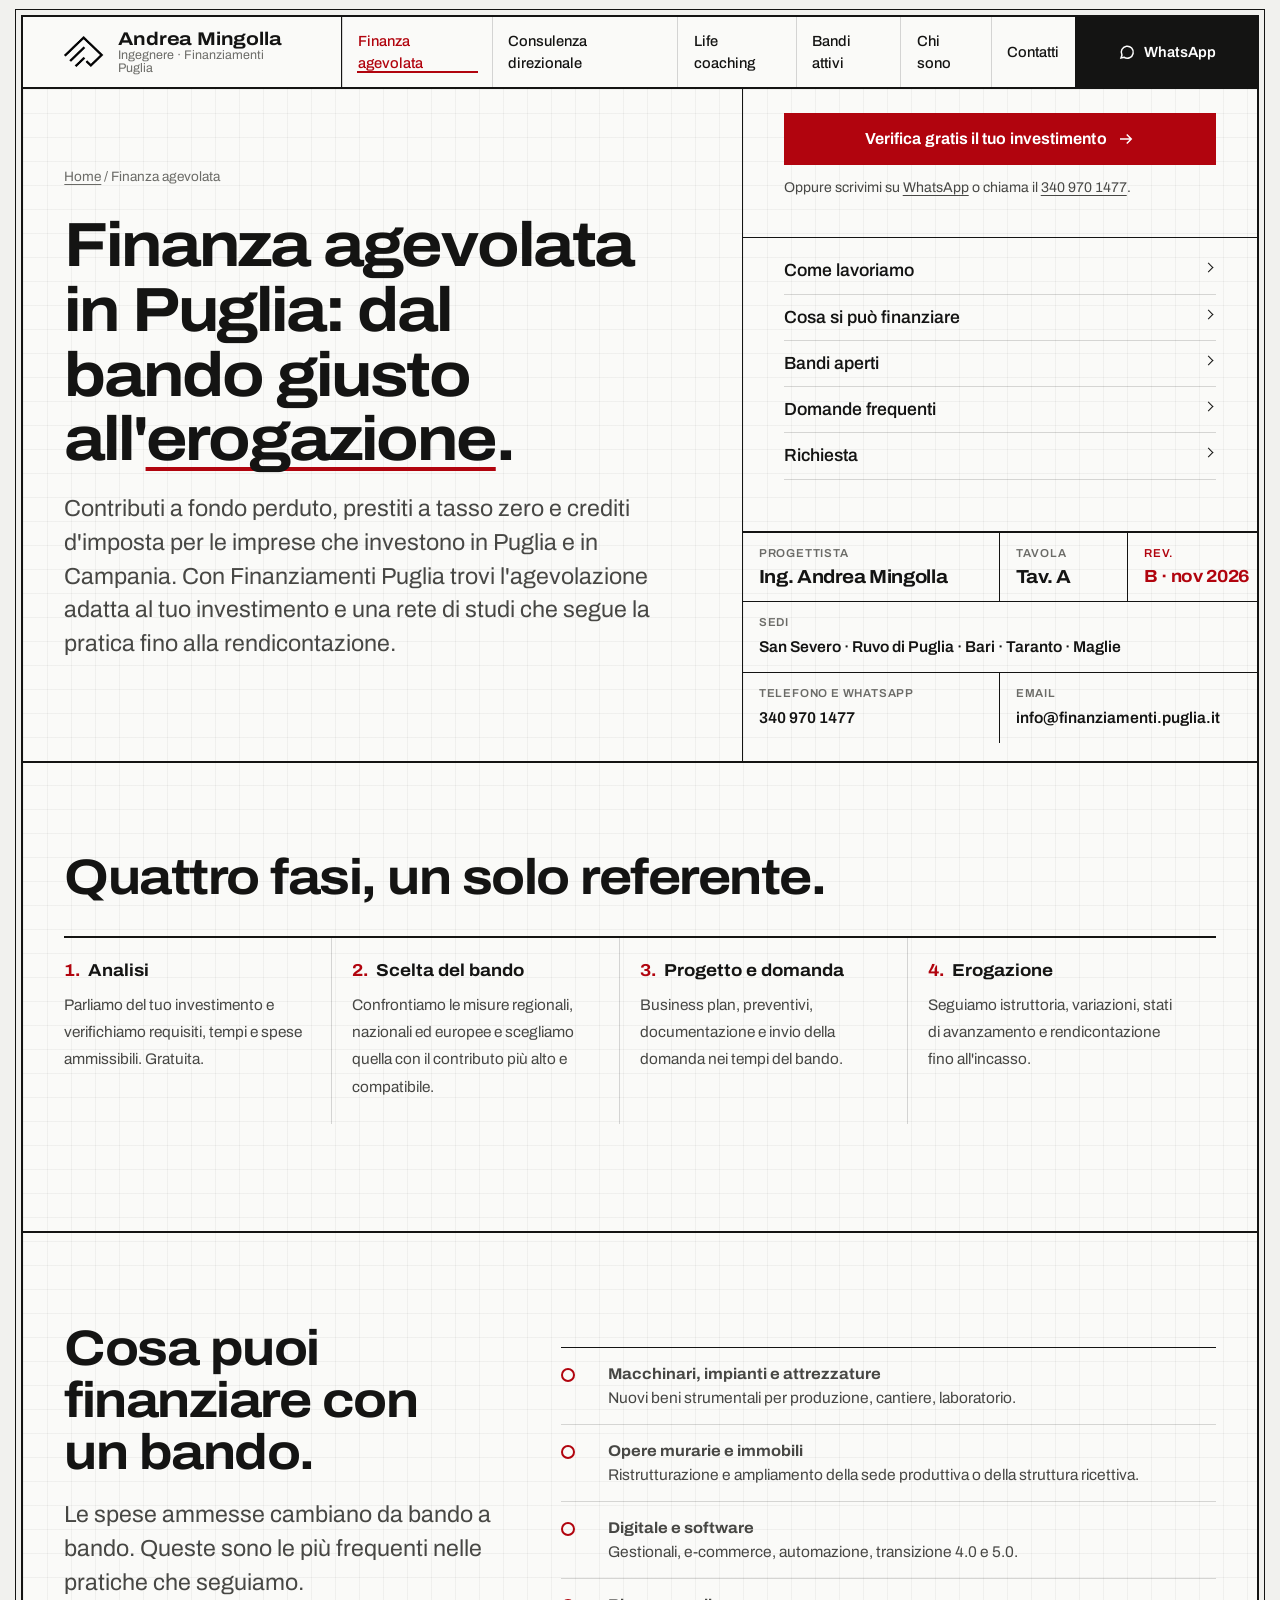
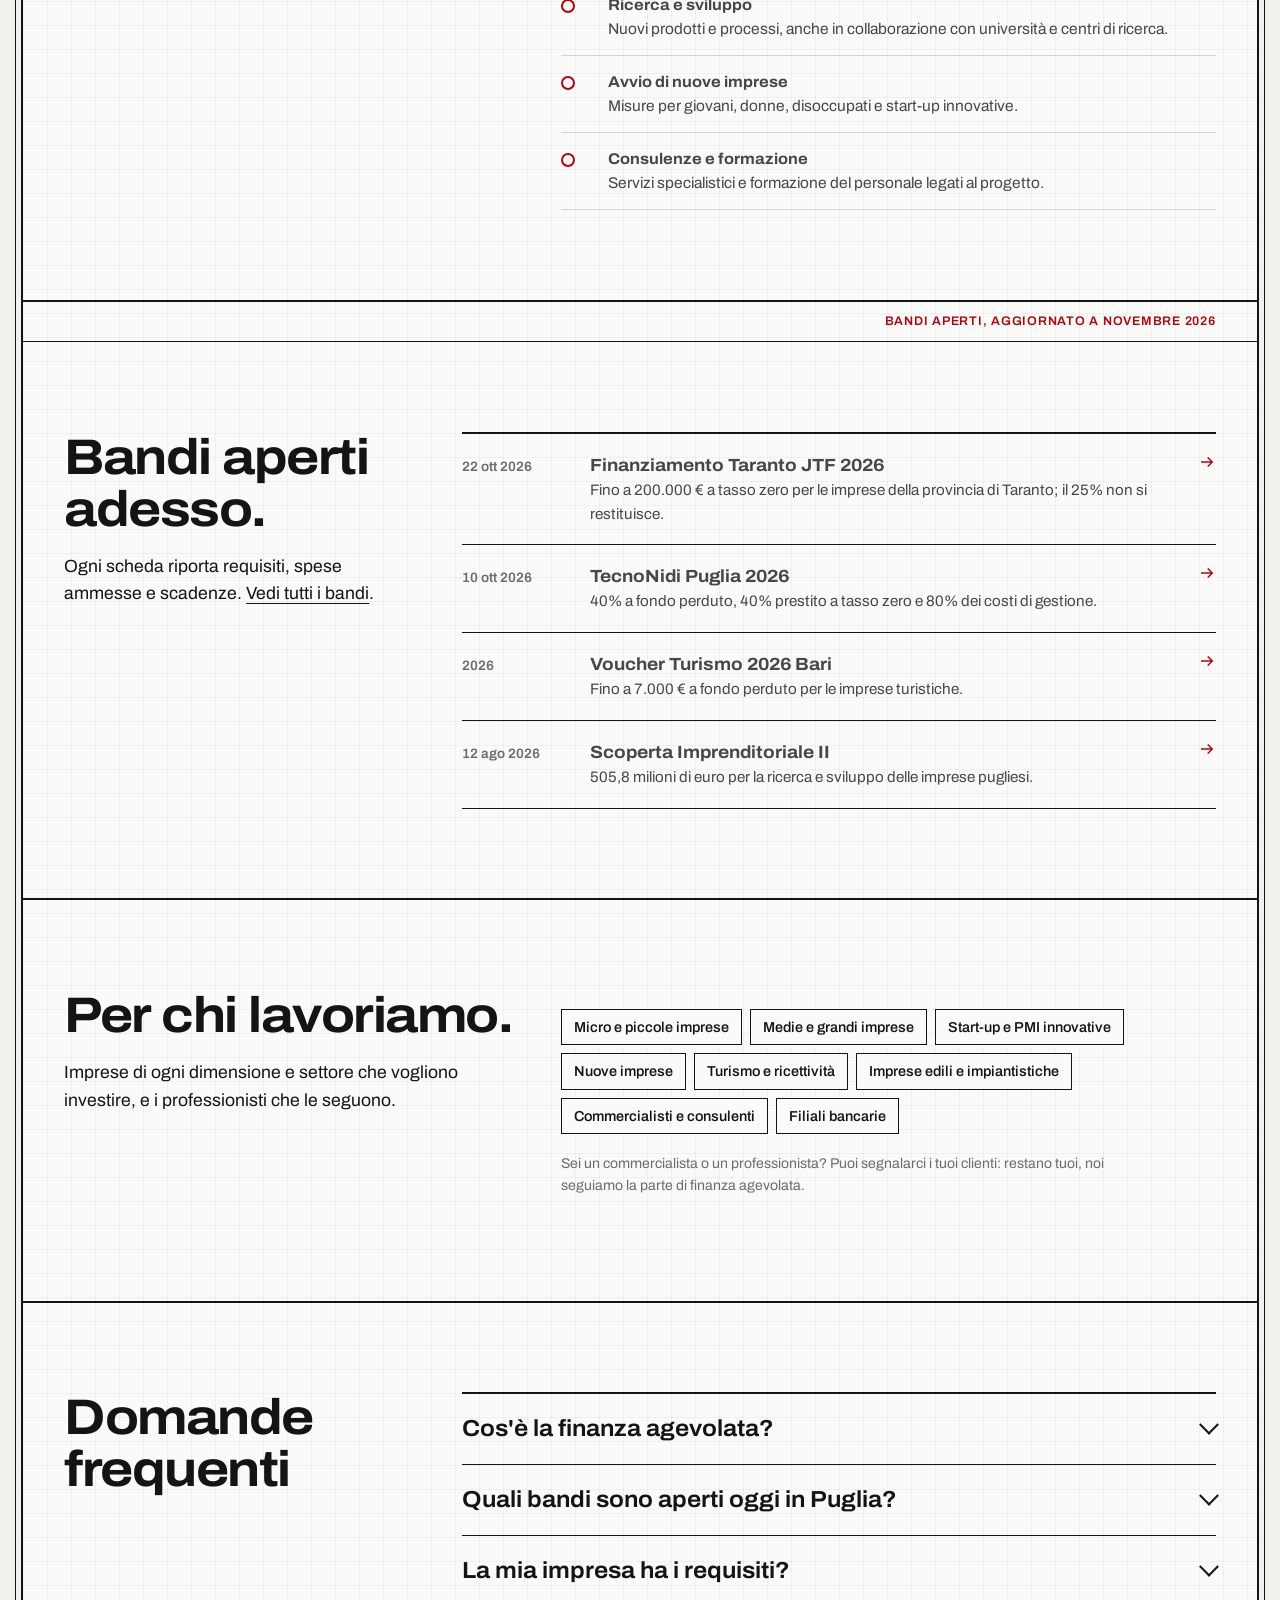
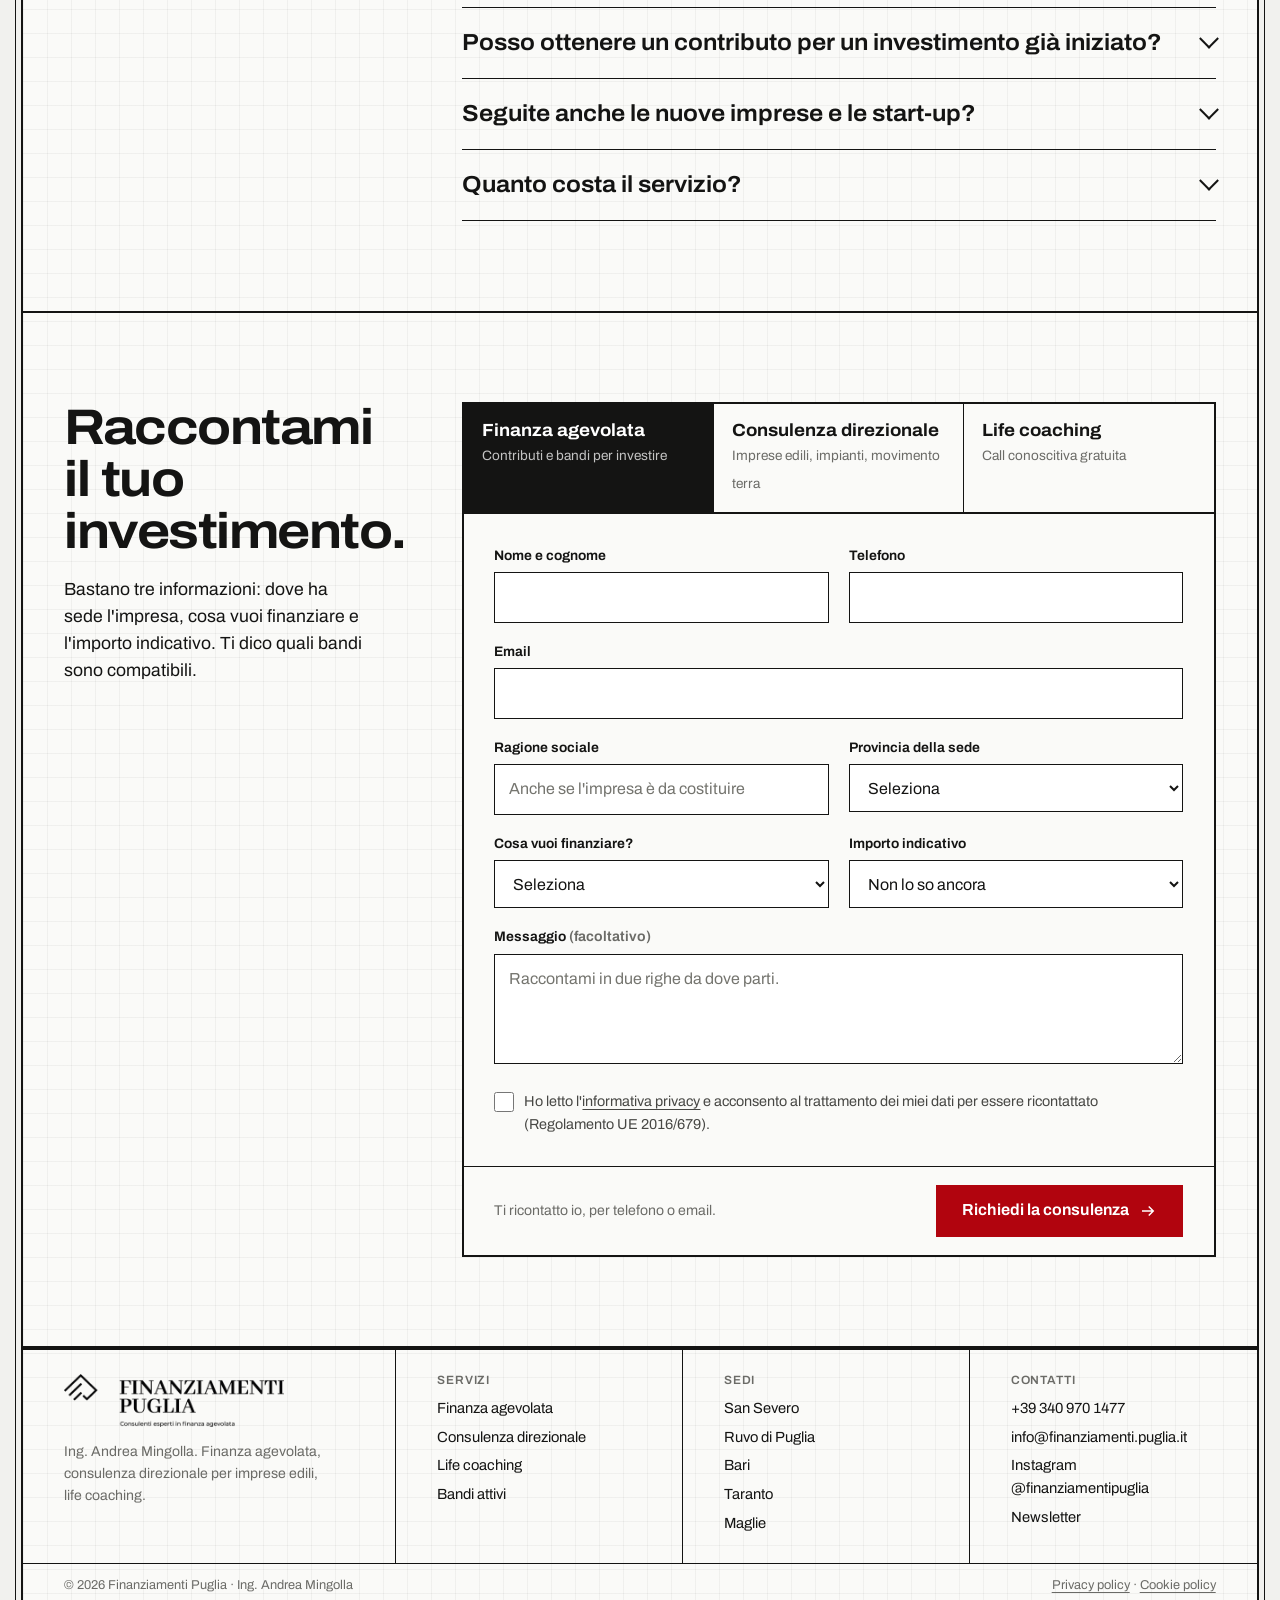
<file: finanziamenti-puglia/finanza-agevolata.html>
<!doctype html>
<html lang="it">
<head>
<meta charset="utf-8">
<meta name="viewport" content="width=device-width, initial-scale=1">
<title>Finanza agevolata in Puglia: bandi e contributi per imprese | Finanziamenti Puglia</title>
<meta name="description" content="Consulenza di finanza agevolata in Puglia: bandi regionali, nazionali ed europei, contributi a fondo perduto e prestiti a tasso zero. Valutazione gratuita del tuo investimento.">
<link rel="canonical" href="https://www.finanziamenti.puglia.it/finanza-agevolata-puglia/">
<meta property="og:type" content="website">
<meta property="og:locale" content="it_IT">
<meta property="og:title" content="Finanza agevolata in Puglia: bandi e contributi per imprese | Finanziamenti Puglia">
<meta property="og:description" content="Consulenza di finanza agevolata in Puglia: bandi regionali, nazionali ed europei, contributi a fondo perduto e prestiti a tasso zero. Valutazione gratuita del tuo investimento.">
<meta property="og:url" content="https://www.finanziamenti.puglia.it/finanza-agevolata-puglia/">
<meta name="theme-color" content="#fafaf8">
<link rel="icon" href="assets/img/favicon.png">
<link rel="preload" href="assets/fonts/archivo.woff2" as="font" type="font/woff2" crossorigin>
<link rel="stylesheet" href="assets/site.css">
<script type="application/ld+json">
{
 "@context": "https://schema.org",
 "@graph": [
  {
   "@type": "Service",
   "name": "Finanza agevolata",
   "serviceType": "Consulenza di finanza agevolata",
   "provider": {
    "@id": "https://www.finanziamenti.puglia.it/#studio"
   },
   "areaServed": [
    {
     "@type": "State",
     "name": "Puglia"
    },
    {
     "@type": "State",
     "name": "Campania"
    }
   ],
   "description": "Ricerca del bando, verifica dei requisiti, progetto, domanda, istruttoria e rendicontazione di contributi a fondo perduto, finanziamenti agevolati e crediti d'imposta."
  },
  {
   "@type": "FAQPage",
   "mainEntity": [
    {
     "@type": "Question",
     "name": "Cos'è la finanza agevolata?",
     "acceptedAnswer": {
      "@type": "Answer",
      "text": "La finanza agevolata è l'insieme di contributi a fondo perduto, finanziamenti a tasso agevolato, garanzie e crediti d'imposta che Regione, Stato e Unione Europea mettono a disposizione delle imprese per sostenere investimenti, nuove attività, ricerca e digitalizzazione."
     }
    },
    {
     "@type": "Question",
     "name": "Quali bandi sono aperti oggi in Puglia?",
     "acceptedAnswer": {
      "@type": "Answer",
      "text": "L'elenco cambia ogni mese. Tra quelli seguiti di recente: Finanziamento Taranto JTF 2026, TecnoNidi Puglia 2026, Scoperta Imprenditoriale II, Credito d'imposta Mezzogiorno e ZES Unica, Voucher Turismo 2026 della Camera di Commercio di Bari. La pagina Bandi attivi è aggiornata con requisiti e scadenze."
     }
    },
    {
     "@type": "Question",
     "name": "La mia impresa ha i requisiti?",
     "acceptedAnswer": {
      "@type": "Answer",
      "text": "Dipende dal bando: dimensione dell'impresa, codice ATECO, sede, regolarità contributiva e tipo di spesa. Con la valutazione gratuita verifichiamo i requisiti prima di preparare qualsiasi domanda."
     }
    },
    {
     "@type": "Question",
     "name": "Posso ottenere un contributo per un investimento già iniziato?",
     "acceptedAnswer": {
      "@type": "Answer",
      "text": "Di solito no: quasi tutti i bandi richiedono che le spese partano dopo la presentazione della domanda. Per questo conviene parlarne prima di firmare ordini o contratti."
     }
    },
    {
     "@type": "Question",
     "name": "Seguite anche le nuove imprese e le start-up?",
     "acceptedAnswer": {
      "@type": "Answer",
      "text": "Sì. Esistono misure dedicate a chi avvia una nuova attività, a giovani, donne, disoccupati e start-up innovative, come Nidi e TecnoNidi in Puglia."
     }
    },
    {
     "@type": "Question",
     "name": "Quanto costa il servizio?",
     "acceptedAnswer": {
      "@type": "Answer",
      "text": "La prima valutazione è gratuita. Il compenso per la pratica dipende dal bando e dall'importo dell'investimento e viene concordato per iscritto prima di iniziare."
     }
    }
   ]
  },
  {
   "@type": "BreadcrumbList",
   "itemListElement": [
    {
     "@type": "ListItem",
     "position": 1,
     "name": "Home",
     "item": "https://www.finanziamenti.puglia.it/"
    },
    {
     "@type": "ListItem",
     "position": 2,
     "name": "Finanza agevolata",
     "item": "https://www.finanziamenti.puglia.it/finanza-agevolata-puglia/"
    }
   ]
  }
 ]
}
</script>
</head>
<body>
<a class="skip" href="#contenuto">Vai al contenuto</a>
<div class="sheet">

<header class="top">
  <a class="brand" href="index.html" aria-label="Andrea Mingolla, home">
    <img src="assets/img/logo-mark.png" alt="" width="40" height="32">
    <span class="brand-name"><b>Andrea Mingolla</b><span>Ingegnere · Finanziamenti Puglia</span></span>
  </a>
  <button class="menu-btn" aria-expanded="false" aria-controls="nav">Menu</button>
  <nav class="nav" id="nav" aria-label="Principale">
    <a href="finanza-agevolata.html" aria-current="page">Finanza agevolata</a>
    <a href="consulenza-direzionale.html">Consulenza direzionale</a>
    <a href="life-coaching.html">Life coaching</a>
    <a href="https://www.finanziamenti.puglia.it/bandi-attivi/">Bandi attivi</a>
    <a href="chi-sono.html">Chi sono</a>
    <a href="contatti.html">Contatti</a>
  </nav>
  <a class="cta-wa" href="https://wa.me/393409701477?text=Ciao%20Andrea%2C%20ti%20scrivo%20dal%20sito." aria-label="Scrivimi su WhatsApp">
    <svg width="18" height="18" viewBox="0 0 24 24" fill="none" stroke="currentColor" stroke-width="2" aria-hidden="true"><path d="M4 20l1.3-3.9A8 8 0 1 1 8 19z"/></svg>
    <span>WhatsApp</span>
  </a>
</header>

<main id="contenuto">
<section class="page-head">
  <div class="main">
    <p class="crumbs"><a href="index.html">Home</a> / Finanza agevolata</p>
    <h1>Finanza agevolata in Puglia: dal bando giusto all'<span class="under">erogazione</span>.</h1>
    <p class="lede">Contributi a fondo perduto, prestiti a tasso zero e crediti d'imposta per le imprese che investono in Puglia e in Campania. Con Finanziamenti Puglia trovi l'agevolazione adatta al tuo investimento e una rete di studi che segue la pratica fino alla rendicontazione.</p>
  </div>
  <div class="side">
      <div class="note"><a class="btn btn-red" href="contatti.html?servizio=agevolata#richiesta" style="width:100%"><span>Verifica gratis il tuo investimento</span><svg viewBox="0 0 24 24" fill="none" stroke="currentColor" stroke-width="2" aria-hidden="true"><path d="M4 12h15M13 6l6 6-6 6"/></svg></a>
      <p class="small" style="margin-top:12px">Oppure scrivimi su <a href="https://wa.me/393409701477">WhatsApp</a> o chiama il <a href="tel:+393409701477">340 970 1477</a>.</p></div>
      <nav class="toc" aria-label="In questa pagina"><ol><li><a href="#come">Come lavoriamo</a></li><li><a href="#cosa">Cosa si può finanziare</a></li><li><a href="#bandi">Bandi aperti</a></li><li><a href="#faq">Domande frequenti</a></li><li><a href="#form-t">Richiesta</a></li></ol></nav>
      <dl class="cartiglio tb" aria-label="Cartiglio: dati e contatti">
      <div class="wide"><dt>Progettista</dt><dd>Ing. Andrea Mingolla</dd></div>
      <div><dt>Tavola</dt><dd>Tav. A</dd></div>
      <div class="rv"><dt>Rev.</dt><dd>B · nov 2026</dd></div>
      <div class="full"><dt>Sedi</dt><dd class="sm">San Severo · Ruvo di Puglia · Bari · Taranto · Maglie</dd></div>
      <div class="wide b"><dt>Telefono e WhatsApp</dt><dd class="sm"><a href="tel:+393409701477">340 970 1477</a></dd></div>
      <div class="wide b"><dt>Email</dt><dd class="sm"><a href="mailto:info@finanziamenti.puglia.it">info@finanziamenti.puglia.it</a></dd></div>
    </dl>
    </div>
</section>

<section class="band" aria-labelledby="come">  <div class="pad">
    <h2 id="come">Quattro fasi, un solo referente.</h2>
    <ol class="steps">
      <li><b>Analisi</b><span>Parliamo del tuo investimento e verifichiamo requisiti, tempi e spese ammissibili. Gratuita.</span></li>
      <li><b>Scelta del bando</b><span>Confrontiamo le misure regionali, nazionali ed europee e scegliamo quella con il contributo più alto e compatibile.</span></li>
      <li><b>Progetto e domanda</b><span>Business plan, preventivi, documentazione e invio della domanda nei tempi del bando.</span></li>
      <li><b>Erogazione</b><span>Seguiamo istruttoria, variazioni, stati di avanzamento e rendicontazione fino all'incasso.</span></li>
    </ol>
  </div>
</section>

<section class="band" aria-labelledby="cosa">  <div class="pad cols">
    <div class="span-5 stack">
      <h2 id="cosa">Cosa puoi finanziare con un bando.</h2>
      <p class="lede">Le spese ammesse cambiano da bando a bando. Queste sono le più frequenti nelle pratiche che seguiamo.</p>
    </div>
    <div class="span-7">
      <ul class="spec">
        <li><span><b>Macchinari, impianti e attrezzature</b><span>Nuovi beni strumentali per produzione, cantiere, laboratorio.</span></span></li>
        <li><span><b>Opere murarie e immobili</b><span>Ristrutturazione e ampliamento della sede produttiva o della struttura ricettiva.</span></span></li>
        <li><span><b>Digitale e software</b><span>Gestionali, e-commerce, automazione, transizione 4.0 e 5.0.</span></span></li>
        <li><span><b>Ricerca e sviluppo</b><span>Nuovi prodotti e processi, anche in collaborazione con università e centri di ricerca.</span></span></li>
        <li><span><b>Avvio di nuove imprese</b><span>Misure per giovani, donne, disoccupati e start-up innovative.</span></span></li>
        <li><span><b>Consulenze e formazione</b><span>Servizi specialistici e formazione del personale legati al progetto.</span></span></li>
      </ul>
    </div>
  </div>
</section>

<section class="band" aria-labelledby="bandi">
  <div class="strip"><span class="rev">Bandi aperti, aggiornato a novembre 2026</span></div>  <div class="pad cols">
    <div class="span-4 stack"><h2 id="bandi">Bandi aperti adesso.</h2><p>Ogni scheda riporta requisiti, spese ammesse e scadenze. <a href="https://www.finanziamenti.puglia.it/bandi-attivi/">Vedi tutti i bandi</a>.</p></div>
    <div class="span-8"><div class="bandi" style="margin-top:0">
      <a class="bando" href="https://www.finanziamenti.puglia.it/finanziamento-taranto-jtf-2026/"><time datetime="2026-10-22">22 ott 2026</time><span><b>Finanziamento Taranto JTF 2026</b>Fino a 200.000 € a tasso zero per le imprese della provincia di Taranto; il 25% non si restituisce.</span><svg class="arr" viewBox="0 0 24 24" fill="none" stroke="currentColor" stroke-width="2" aria-hidden="true"><path d="M4 12h15M13 6l6 6-6 6"/></svg></a>
      <a class="bando" href="https://www.finanziamenti.puglia.it/tecnonidi-puglia/"><time datetime="2026-10-10">10 ott 2026</time><span><b>TecnoNidi Puglia 2026</b>40% a fondo perduto, 40% prestito a tasso zero e 80% dei costi di gestione.</span><svg class="arr" viewBox="0 0 24 24" fill="none" stroke="currentColor" stroke-width="2" aria-hidden="true"><path d="M4 12h15M13 6l6 6-6 6"/></svg></a>
      <a class="bando" href="https://www.finanziamenti.puglia.it/bando-voucher-turismo-2026-bari/"><time>2026</time><span><b>Voucher Turismo 2026 Bari</b>Fino a 7.000 € a fondo perduto per le imprese turistiche.</span><svg class="arr" viewBox="0 0 24 24" fill="none" stroke="currentColor" stroke-width="2" aria-hidden="true"><path d="M4 12h15M13 6l6 6-6 6"/></svg></a>
      <a class="bando" href="https://www.finanziamenti.puglia.it/scoperta-imprenditoriale/"><time datetime="2026-08-12">12 ago 2026</time><span><b>Scoperta Imprenditoriale II</b>505,8 milioni di euro per la ricerca e sviluppo delle imprese pugliesi.</span><svg class="arr" viewBox="0 0 24 24" fill="none" stroke="currentColor" stroke-width="2" aria-hidden="true"><path d="M4 12h15M13 6l6 6-6 6"/></svg></a>
    </div></div>
  </div>
</section>

<section class="band" aria-labelledby="perchi">
  <div class="pad cols">
    <div class="span-5 stack"><h2 id="perchi">Per chi lavoriamo.</h2><p>Imprese di ogni dimensione e settore che vogliono investire, e i professionisti che le seguono.</p></div>
    <div class="span-7"><ul class="tag-list"><li>Micro e piccole imprese</li><li>Medie e grandi imprese</li><li>Start-up e PMI innovative</li><li>Nuove imprese</li><li>Turismo e ricettività</li><li>Imprese edili e impiantistiche</li><li>Commercialisti e consulenti</li><li>Filiali bancarie</li></ul>
    <p class="small" style="margin-top:1.2rem">Sei un commercialista o un professionista? Puoi segnalarci i tuoi clienti: restano tuoi, noi seguiamo la parte di finanza agevolata.</p></div>
  </div>
</section>

<section class="band" aria-labelledby="faq">
  <div class="pad cols">
    <div class="span-4"><h2 id="faq">Domande frequenti</h2></div>
    <div class="span-8 faq">
<details><summary>Cos'è la finanza agevolata?</summary><div class="a"><p>La finanza agevolata è l'insieme di contributi a fondo perduto, finanziamenti a tasso agevolato, garanzie e crediti d'imposta che Regione, Stato e Unione Europea mettono a disposizione delle imprese per sostenere investimenti, nuove attività, ricerca e digitalizzazione.</p></div></details>
<details><summary>Quali bandi sono aperti oggi in Puglia?</summary><div class="a"><p>L'elenco cambia ogni mese. Tra quelli seguiti di recente: Finanziamento Taranto JTF 2026, TecnoNidi Puglia 2026, Scoperta Imprenditoriale II, Credito d'imposta Mezzogiorno e ZES Unica, Voucher Turismo 2026 della Camera di Commercio di Bari. La pagina Bandi attivi è aggiornata con requisiti e scadenze.</p></div></details>
<details><summary>La mia impresa ha i requisiti?</summary><div class="a"><p>Dipende dal bando: dimensione dell'impresa, codice ATECO, sede, regolarità contributiva e tipo di spesa. Con la valutazione gratuita verifichiamo i requisiti prima di preparare qualsiasi domanda.</p></div></details>
<details><summary>Posso ottenere un contributo per un investimento già iniziato?</summary><div class="a"><p>Di solito no: quasi tutti i bandi richiedono che le spese partano dopo la presentazione della domanda. Per questo conviene parlarne prima di firmare ordini o contratti.</p></div></details>
<details><summary>Seguite anche le nuove imprese e le start-up?</summary><div class="a"><p>Sì. Esistono misure dedicate a chi avvia una nuova attività, a giovani, donne, disoccupati e start-up innovative, come Nidi e TecnoNidi in Puglia.</p></div></details>
<details><summary>Quanto costa il servizio?</summary><div class="a"><p>La prima valutazione è gratuita. Il compenso per la pratica dipende dal bando e dall'importo dell'investimento e viene concordato per iscritto prima di iniziare.</p></div></details>
    </div>
  </div>
</section>

<section class="band" aria-labelledby="form-t">
  <div class="pad cols">
    <div class="span-4 stack"><h2 id="form-t">Raccontami il tuo investimento.</h2><p>Bastano tre informazioni: dove ha sede l'impresa, cosa vuoi finanziare e l'importo indicativo. Ti dico quali bandi sono compatibili.</p></div>
    <div class="span-8"><form class="form" id="richiesta" novalidate aria-labelledby="form-t">
  <fieldset class="pick">
    <legend>Di cosa hai bisogno?</legend>
    <label><input type="radio" name="servizio" value="agevolata" checked><b>Finanza agevolata</b><span>Contributi e bandi per investire</span></label>
    <label><input type="radio" name="servizio" value="direzionale"><b>Consulenza direzionale</b><span>Imprese edili, impianti, movimento terra</span></label>
    <label><input type="radio" name="servizio" value="coaching"><b>Life coaching</b><span>Call conoscitiva gratuita</span></label>
  </fieldset>
  <div class="fields">
    <div class="field"><label for="f-nome">Nome e cognome</label><input id="f-nome" name="nome" autocomplete="name" required><p class="err">Scrivi il tuo nome e cognome.</p></div>
    <div class="field"><label for="f-tel">Telefono</label><input id="f-tel" name="telefono" type="tel" autocomplete="tel" inputmode="tel" required pattern="[0-9 +().-]{6,}"><p class="err">Inserisci un numero di telefono valido.</p></div>
    <div class="field full"><label for="f-mail">Email</label><input id="f-mail" name="email" type="email" autocomplete="email" required><p class="err">Inserisci un indirizzo email valido, ad esempio nome@azienda.it.</p></div>

    <div data-service="agevolata">
      <div class="field"><label for="f-az">Ragione sociale</label><input id="f-az" name="azienda" autocomplete="organization" placeholder="Anche se l'impresa è da costituire"></div>
      <div class="field"><label for="f-prov">Provincia della sede</label><select id="f-prov" name="provincia" required><option value="">Seleziona</option><option>Bari</option><option>Barletta-Andria-Trani</option><option>Brindisi</option><option>Foggia</option><option>Lecce</option><option>Taranto</option><option>Campania</option><option>Altra regione</option></select><p class="err">Scegli la provincia: molti bandi sono territoriali.</p></div>
      <div class="field"><label for="f-inv">Cosa vuoi finanziare?</label><select id="f-inv" name="investimento" required><option value="">Seleziona</option><option>Macchinari e attrezzature</option><option>Immobile o ristrutturazione</option><option>Digitale e software</option><option>Ricerca e sviluppo</option><option>Nuova impresa o start-up</option><option>Turismo e ricettività</option><option>Altro</option></select><p class="err">Indica il tipo di investimento.</p></div>
      <div class="field"><label for="f-imp">Importo indicativo</label><select id="f-imp" name="importo"><option value="">Non lo so ancora</option><option>Fino a 50.000 €</option><option>50.000 - 200.000 €</option><option>200.000 - 1 milione €</option><option>Oltre 1 milione €</option></select></div>
    </div>

    <div data-service="direzionale">
      <div class="field"><label for="f-az2">Ragione sociale</label><input id="f-az2" name="azienda" autocomplete="organization" required><p class="err">Indica il nome dell'impresa.</p></div>
      <div class="field"><label for="f-sett">Settore</label><select id="f-sett" name="settore" required><option value="">Seleziona</option><option>Edilizia</option><option>Impiantistica</option><option>Movimento terra</option><option>Altro settore</option></select><p class="err">Scegli il settore dell'impresa.</p></div>
      <div class="field"><label for="f-fatt">Fatturato annuo</label><select id="f-fatt" name="fatturato"><option value="">Preferisco non dirlo</option><option>Fino a 1 milione €</option><option>1 - 5 milioni €</option><option>5 - 15 milioni €</option><option>Oltre 15 milioni €</option></select></div>
      <div class="field"><label for="f-dip">Dipendenti</label><select id="f-dip" name="dipendenti"><option value="">Seleziona</option><option>Meno di 10</option><option>10 - 49</option><option>50 - 249</option><option>250 o più</option></select></div>
    </div>

    <div data-service="coaching">
      <div class="field full"><label for="f-tema">Su cosa vorresti lavorare?</label><select id="f-tema" name="tema"><option value="">Seleziona</option><option>Lavoro e carriera</option><option>Una decisione importante</option><option>Equilibrio tra vita e lavoro</option><option>Obiettivi personali</option><option>Altro</option></select></div>
      <div class="field full"><label for="f-quando">Quando preferisci essere ricontattato?</label><select id="f-quando" name="quando"><option>Mattina</option><option>Pomeriggio</option><option>Sera</option></select></div>
    </div>

    <div class="field full"><label for="f-msg">Messaggio <span class="small">(facoltativo)</span></label><textarea id="f-msg" name="messaggio" placeholder="Raccontami in due righe da dove parti."></textarea></div>
    <div class="check-field full"><label class="check"><input type="checkbox" name="privacy" required> <span>Ho letto l'<a href="https://www.finanziamenti.puglia.it/privacy-policy/">informativa privacy</a> e acconsento al trattamento dei miei dati per essere ricontattato (Regolamento UE 2016/679).</span></label><p class="err" style="color:var(--red);font-size:.85rem;font-weight:600;margin:6px 0 0">Serve il consenso per poterti ricontattare.</p></div>
  </div>
  <div class="actions">
    <p class="small" style="margin:0">Ti ricontatto io, per telefono o email.</p>
    <button class="btn btn-red" type="submit"><span>Richiedi la consulenza</span><svg viewBox="0 0 24 24" fill="none" stroke="currentColor" stroke-width="2" aria-hidden="true"><path d="M4 12h15M13 6l6 6-6 6"/></svg></button>
  </div>
  <div class="done" role="status">
    <h3>Richiesta inviata.</h3>
    <p style="margin-top:8px">Ho ricevuto <span data-done-service>la tua richiesta</span>. Ti ricontatto al numero o all'email che mi hai lasciato. Se è urgente, scrivimi su <a href="https://wa.me/393409701477">WhatsApp</a>.</p>
  </div>
</form></div>
  </div>
</section>
</main>

<footer>
  <div class="foot" style="border-top:2px solid var(--line)">
    <div>
      <img class="logo" src="assets/img/logo-finanziamenti-puglia.png" alt="Finanziamenti Puglia" width="220" height="53">
      <p class="small">Ing. Andrea Mingolla. Finanza agevolata, consulenza direzionale per imprese edili, life coaching.</p>
    </div>
    <div><h4>Servizi</h4><ul><li><a href="finanza-agevolata.html">Finanza agevolata</a></li><li><a href="consulenza-direzionale.html">Consulenza direzionale</a></li><li><a href="life-coaching.html">Life coaching</a></li><li><a href="https://www.finanziamenti.puglia.it/bandi-attivi/">Bandi attivi</a></li></ul></div>
    <div><h4>Sedi</h4><ul><li>San Severo</li><li>Ruvo di Puglia</li><li>Bari</li><li>Taranto</li><li>Maglie</li></ul></div>
    <div><h4>Contatti</h4><ul><li><a href="tel:+393409701477">+39 340 970 1477</a></li><li><a href="mailto:info@finanziamenti.puglia.it">info@finanziamenti.puglia.it</a></li><li><a href="https://www.instagram.com/finanziamentipuglia/">Instagram @finanziamentipuglia</a></li><li><a href="https://www.finanziamenti.puglia.it/newsletter/">Newsletter</a></li></ul></div>
  </div>
  <div class="foot-legal"><span>© 2026 Finanziamenti Puglia · Ing. Andrea Mingolla</span><span><a href="https://www.finanziamenti.puglia.it/privacy-policy/">Privacy policy</a> · <a href="https://www.finanziamenti.puglia.it/cookie-policy/">Cookie policy</a></span></div>
</footer>

</div>
<a class="wa-float" href="https://wa.me/393409701477?text=Ciao%20Andrea%2C%20ti%20scrivo%20dal%20sito."><svg viewBox="0 0 24 24" fill="none" stroke="currentColor" stroke-width="2" aria-hidden="true"><path d="M4 20l1.3-3.9A8 8 0 1 1 8 19z"/></svg>WhatsApp</a>
<script src="assets/site.js"></script>
</body>
</html>
</file>
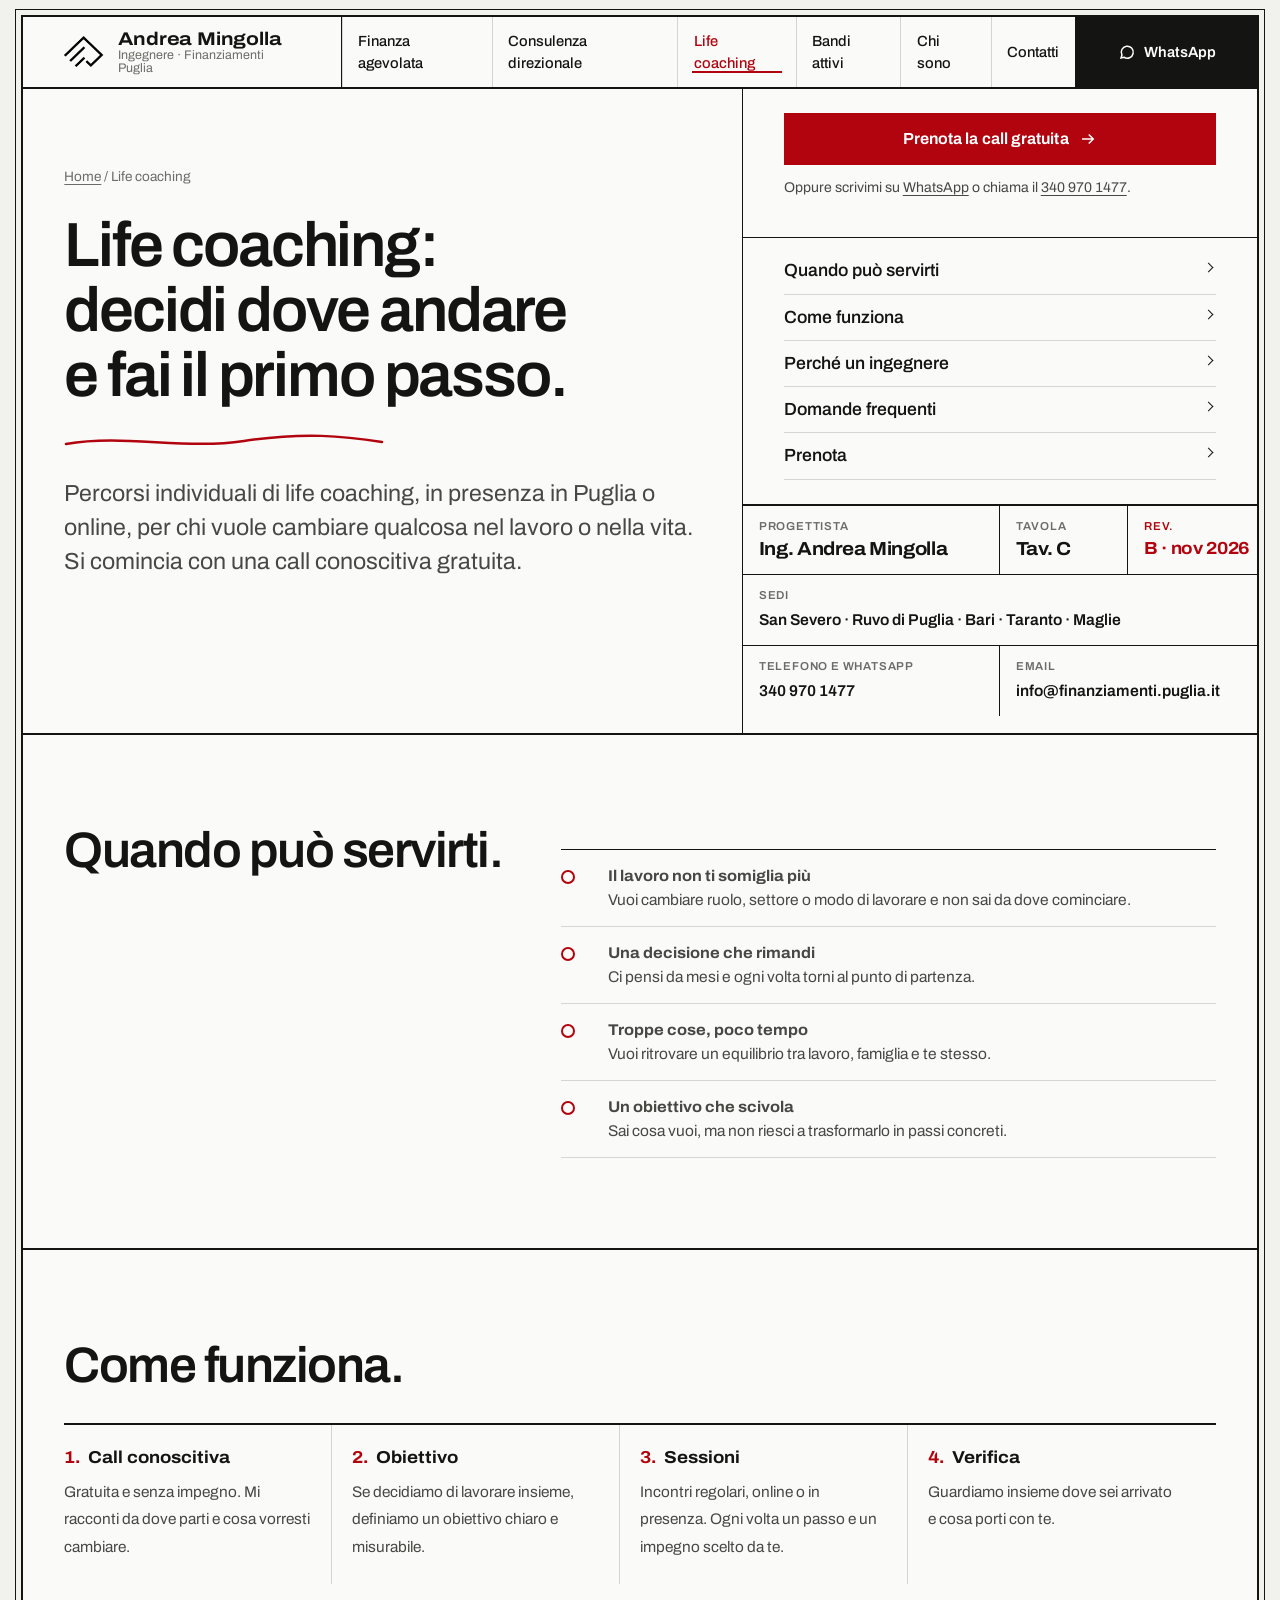
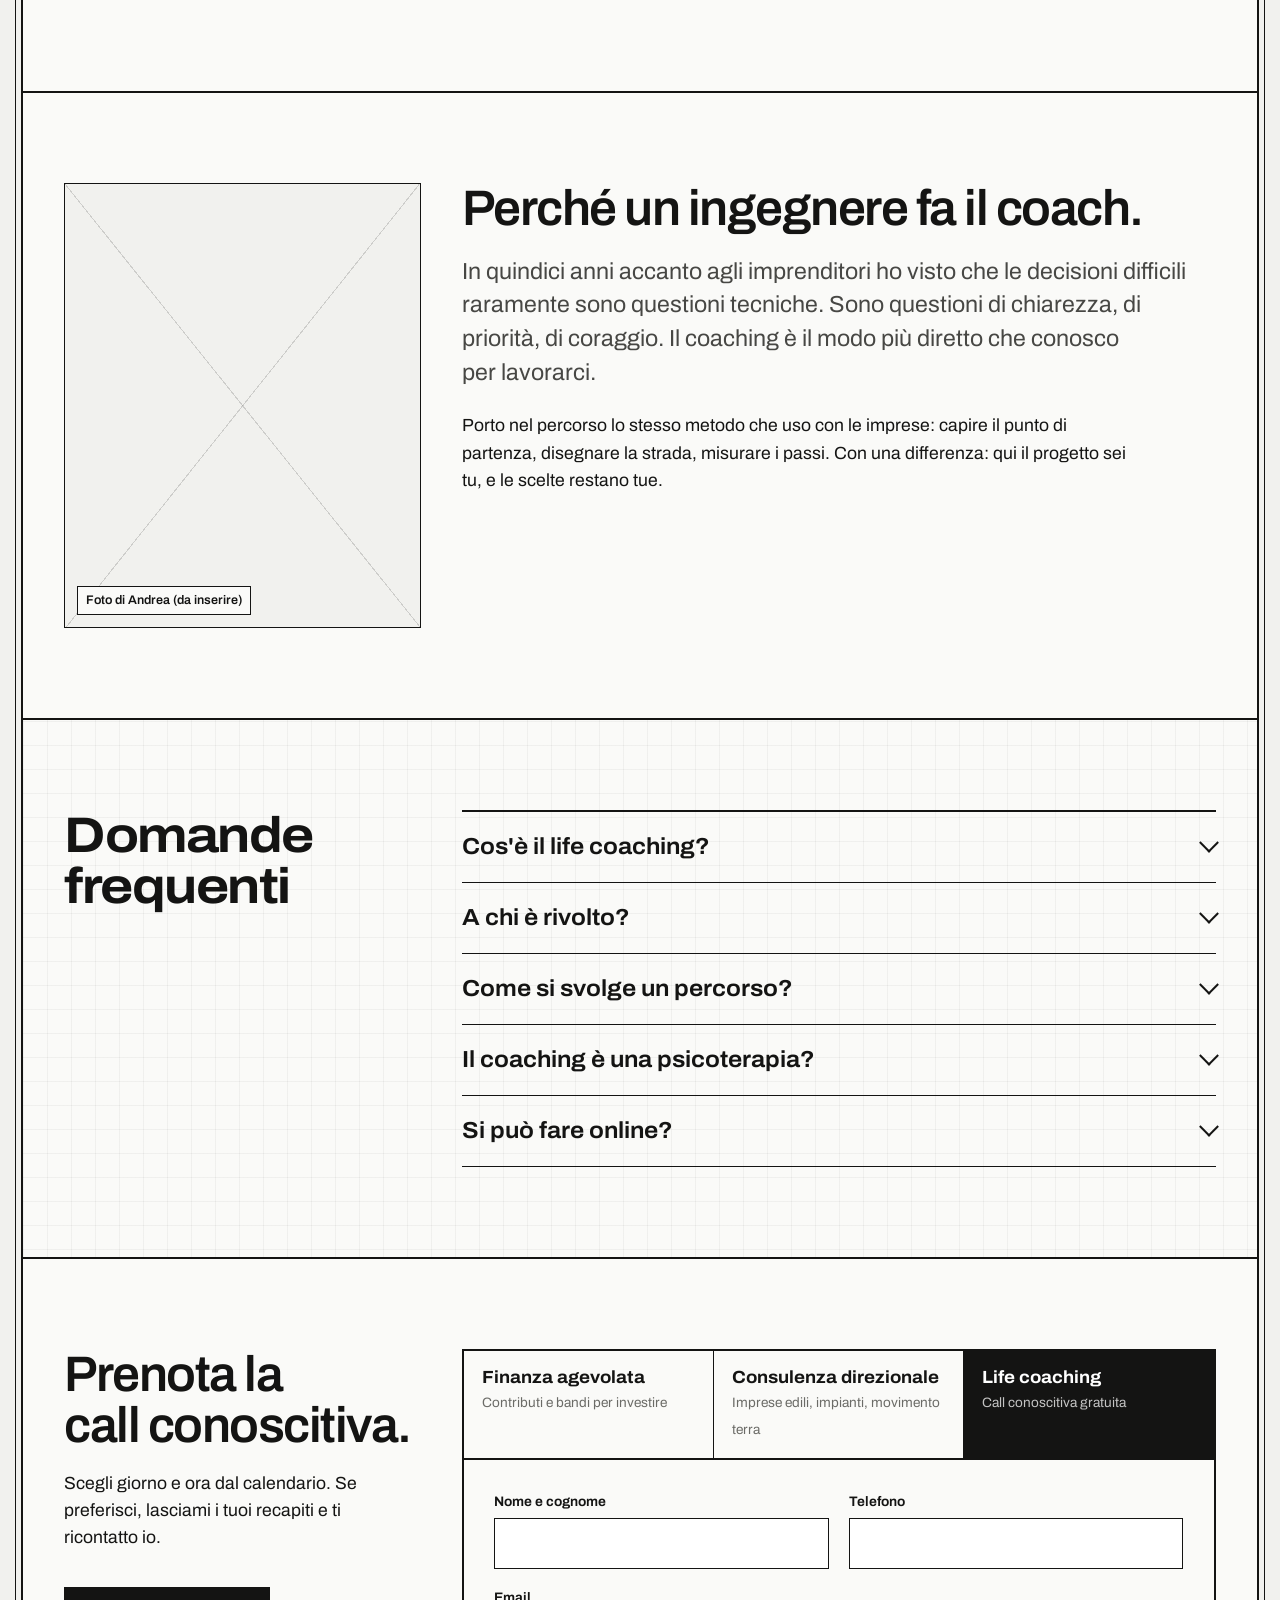
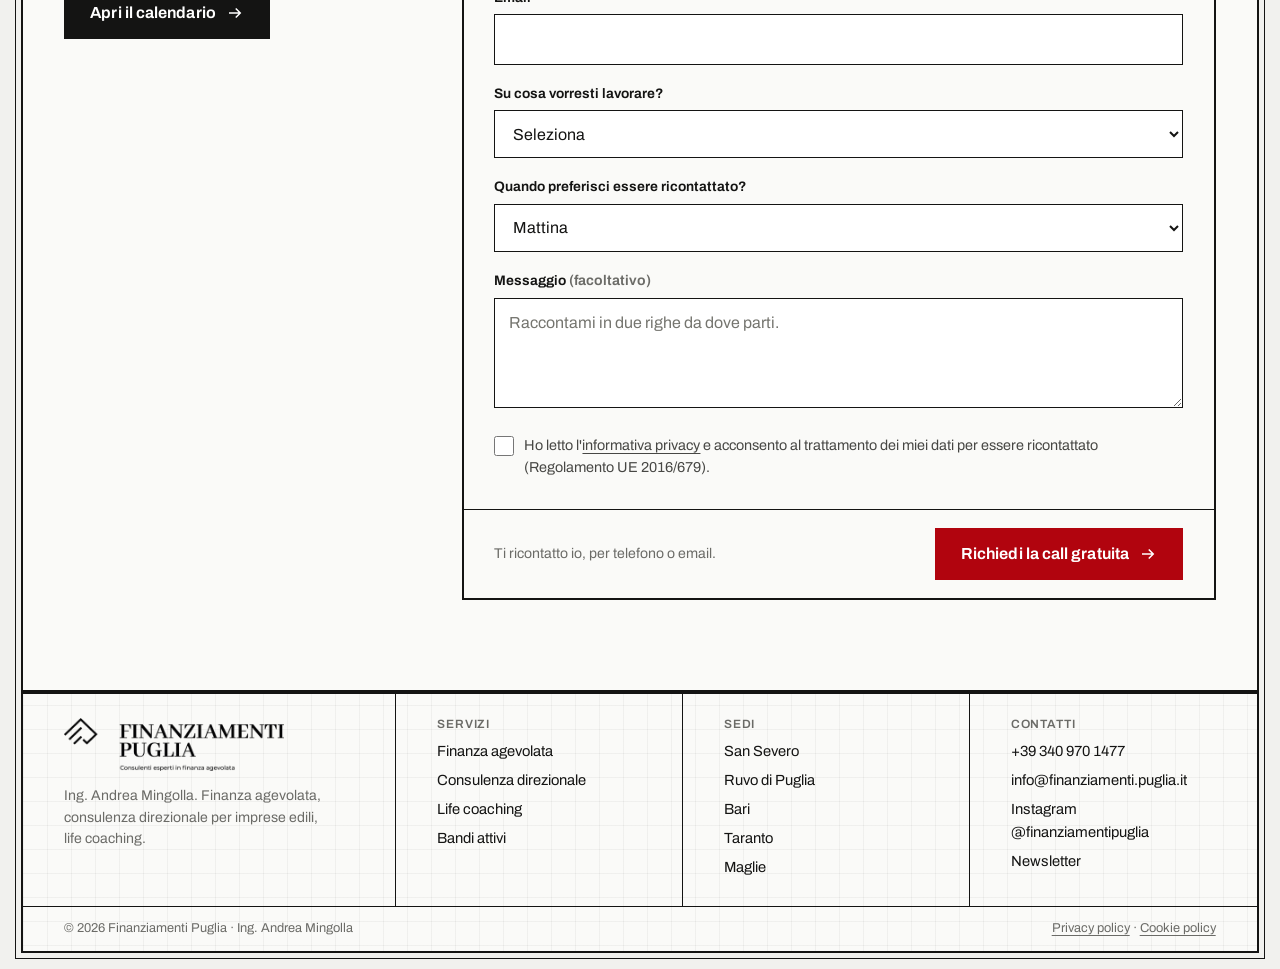
<file: finanziamenti-puglia/life-coaching.html>
<!doctype html>
<html lang="it">
<head>
<meta charset="utf-8">
<meta name="viewport" content="width=device-width, initial-scale=1">
<title>Life coaching in Puglia e online: call conoscitiva gratuita | Andrea Mingolla</title>
<meta name="description" content="Percorsi individuali di life coaching in Puglia e online per lavoro, carriera, decisioni ed equilibrio personale. Prenota la call conoscitiva gratuita con Andrea Mingolla.">
<link rel="canonical" href="https://www.finanziamenti.puglia.it/life-coaching/">
<meta property="og:type" content="website">
<meta property="og:locale" content="it_IT">
<meta property="og:title" content="Life coaching in Puglia e online: call conoscitiva gratuita | Andrea Mingolla">
<meta property="og:description" content="Percorsi individuali di life coaching in Puglia e online per lavoro, carriera, decisioni ed equilibrio personale. Prenota la call conoscitiva gratuita con Andrea Mingolla.">
<meta property="og:url" content="https://www.finanziamenti.puglia.it/life-coaching/">
<meta name="theme-color" content="#fafaf8">
<link rel="icon" href="assets/img/favicon.png">
<link rel="preload" href="assets/fonts/archivo.woff2" as="font" type="font/woff2" crossorigin>
<link rel="stylesheet" href="assets/site.css">
<script type="application/ld+json">
{
 "@context": "https://schema.org",
 "@graph": [
  {
   "@type": "Service",
   "name": "Life coaching",
   "serviceType": "Life coaching individuale",
   "provider": {
    "@id": "https://www.finanziamenti.puglia.it/#studio"
   },
   "areaServed": [
    {
     "@type": "State",
     "name": "Puglia"
    },
    {
     "@type": "Country",
     "name": "Italia"
    }
   ],
   "offers": {
    "@type": "Offer",
    "name": "Call conoscitiva gratuita",
    "price": "0",
    "priceCurrency": "EUR"
   }
  },
  {
   "@type": "FAQPage",
   "mainEntity": [
    {
     "@type": "Question",
     "name": "Cos'è il life coaching?",
     "acceptedAnswer": {
      "@type": "Answer",
      "text": "Il life coaching è un percorso individuale in cui un coach aiuta una persona a chiarire i propri obiettivi, scegliere una direzione e trasformarla in azioni concrete. Non è una terapia e non dà consigli: lavora sulle risorse e sulle scelte della persona."
     }
    },
    {
     "@type": "Question",
     "name": "A chi è rivolto?",
     "acceptedAnswer": {
      "@type": "Answer",
      "text": "A chiunque stia affrontando un cambiamento o una decisione: lavoro, carriera, equilibrio tra vita privata e professionale, obiettivi personali. Non serve essere imprenditori."
     }
    },
    {
     "@type": "Question",
     "name": "Come si svolge un percorso?",
     "acceptedAnswer": {
      "@type": "Answer",
      "text": "Si parte da una call conoscitiva gratuita. Se decidiamo di lavorare insieme, il percorso prevede incontri a cadenza regolare, in presenza o online, con obiettivi e impegni definiti da te."
     }
    },
    {
     "@type": "Question",
     "name": "Il coaching è una psicoterapia?",
     "acceptedAnswer": {
      "@type": "Answer",
      "text": "No. Il coaching lavora sul presente e sul futuro, su obiettivi e azioni. Se emergono bisogni di natura psicologica, la persona viene invitata a rivolgersi a un professionista della salute."
     }
    },
    {
     "@type": "Question",
     "name": "Si può fare online?",
     "acceptedAnswer": {
      "@type": "Answer",
      "text": "Sì. Le sessioni si possono svolgere in videochiamata, oppure in presenza in una delle sedi in Puglia."
     }
    }
   ]
  },
  {
   "@type": "BreadcrumbList",
   "itemListElement": [
    {
     "@type": "ListItem",
     "position": 1,
     "name": "Home",
     "item": "https://www.finanziamenti.puglia.it/"
    },
    {
     "@type": "ListItem",
     "position": 2,
     "name": "Life coaching",
     "item": "https://www.finanziamenti.puglia.it/life-coaching/"
    }
   ]
  }
 ]
}
</script>
</head>
<body>
<a class="skip" href="#contenuto">Vai al contenuto</a>
<div class="sheet">

<header class="top">
  <a class="brand" href="index.html" aria-label="Andrea Mingolla, home">
    <img src="assets/img/logo-mark.png" alt="" width="40" height="32">
    <span class="brand-name"><b>Andrea Mingolla</b><span>Ingegnere · Finanziamenti Puglia</span></span>
  </a>
  <button class="menu-btn" aria-expanded="false" aria-controls="nav">Menu</button>
  <nav class="nav" id="nav" aria-label="Principale">
    <a href="finanza-agevolata.html">Finanza agevolata</a>
    <a href="consulenza-direzionale.html">Consulenza direzionale</a>
    <a href="life-coaching.html" aria-current="page">Life coaching</a>
    <a href="https://www.finanziamenti.puglia.it/bandi-attivi/">Bandi attivi</a>
    <a href="chi-sono.html">Chi sono</a>
    <a href="contatti.html">Contatti</a>
  </nav>
  <a class="cta-wa" href="https://wa.me/393409701477?text=Ciao%20Andrea%2C%20ti%20scrivo%20dal%20sito." aria-label="Scrivimi su WhatsApp">
    <svg width="18" height="18" viewBox="0 0 24 24" fill="none" stroke="currentColor" stroke-width="2" aria-hidden="true"><path d="M4 20l1.3-3.9A8 8 0 1 1 8 19z"/></svg>
    <span>WhatsApp</span>
  </a>
</header>

<main id="contenuto">
<section class="page-head coach">
  <div class="main">
    <p class="crumbs"><a href="index.html">Home</a> / Life coaching</p>
    <h1 style="font-stretch:100%;font-weight:600">Life coaching: decidi dove andare e fai il primo passo.</h1>
    <svg class="handline" viewBox="0 0 320 22" aria-hidden="true"><path d="M2 14 C 60 4, 120 20, 180 11 S 280 6, 318 12"/></svg>
    <p class="lede">Percorsi individuali di life coaching, in presenza in Puglia o online, per chi vuole cambiare qualcosa nel lavoro o nella vita. Si comincia con una call conoscitiva gratuita.</p>
  </div>
  <div class="side">
      <div class="note"><a class="btn btn-red" data-booking href="contatti.html?servizio=coaching#richiesta" style="width:100%"><span>Prenota la call gratuita</span><svg viewBox="0 0 24 24" fill="none" stroke="currentColor" stroke-width="2" aria-hidden="true"><path d="M4 12h15M13 6l6 6-6 6"/></svg></a>
      <p class="small" style="margin-top:12px">Oppure scrivimi su <a href="https://wa.me/393409701477">WhatsApp</a> o chiama il <a href="tel:+393409701477">340 970 1477</a>.</p></div>
      <nav class="toc" aria-label="In questa pagina"><ol><li><a href="#quando">Quando può servirti</a></li><li><a href="#come">Come funziona</a></li><li><a href="#metodo">Perché un ingegnere</a></li><li><a href="#faq">Domande frequenti</a></li><li><a href="#form-t">Prenota</a></li></ol></nav>
      <dl class="cartiglio tb" aria-label="Cartiglio: dati e contatti">
      <div class="wide"><dt>Progettista</dt><dd>Ing. Andrea Mingolla</dd></div>
      <div><dt>Tavola</dt><dd>Tav. C</dd></div>
      <div class="rv"><dt>Rev.</dt><dd>B · nov 2026</dd></div>
      <div class="full"><dt>Sedi</dt><dd class="sm">San Severo · Ruvo di Puglia · Bari · Taranto · Maglie</dd></div>
      <div class="wide b"><dt>Telefono e WhatsApp</dt><dd class="sm"><a href="tel:+393409701477">340 970 1477</a></dd></div>
      <div class="wide b"><dt>Email</dt><dd class="sm"><a href="mailto:info@finanziamenti.puglia.it">info@finanziamenti.puglia.it</a></dd></div>
    </dl>
    </div>
</section>

<section class="band coach" aria-labelledby="quando">
  <div class="pad cols">
    <div class="span-5 stack"><h2 id="quando">Quando può servirti.</h2></div>
    <div class="span-7"><ul class="spec">
      <li><span><b>Il lavoro non ti somiglia più</b><span>Vuoi cambiare ruolo, settore o modo di lavorare e non sai da dove cominciare.</span></span></li>
      <li><span><b>Una decisione che rimandi</b><span>Ci pensi da mesi e ogni volta torni al punto di partenza.</span></span></li>
      <li><span><b>Troppe cose, poco tempo</b><span>Vuoi ritrovare un equilibrio tra lavoro, famiglia e te stesso.</span></span></li>
      <li><span><b>Un obiettivo che scivola</b><span>Sai cosa vuoi, ma non riesci a trasformarlo in passi concreti.</span></span></li>
    </ul></div>
  </div>
</section>

<section class="band coach" aria-labelledby="come">
  <div class="pad">
    <h2 id="come">Come funziona.</h2>
    <ol class="steps">
      <li><b>Call conoscitiva</b><span>Gratuita e senza impegno. Mi racconti da dove parti e cosa vorresti cambiare.</span></li>
      <li><b>Obiettivo</b><span>Se decidiamo di lavorare insieme, definiamo un obiettivo chiaro e misurabile.</span></li>
      <li><b>Sessioni</b><span>Incontri regolari, online o in presenza. Ogni volta un passo e un impegno scelto da te.</span></li>
      <li><b>Verifica</b><span>Guardiamo insieme dove sei arrivato e cosa porti con te.</span></li>
    </ol>
  </div>
</section>

<section class="band coach" aria-labelledby="metodo">
  <div class="pad cols">
    <div class="span-4"><div class="photo"><span>Foto di Andrea (da inserire)</span></div></div>
    <div class="span-8 stack">
      <h2 id="metodo">Perché un ingegnere fa il coach.</h2>
      <p class="lede">In quindici anni accanto agli imprenditori ho visto che le decisioni difficili raramente sono questioni tecniche. Sono questioni di chiarezza, di priorità, di coraggio. Il coaching è il modo più diretto che conosco per lavorarci.</p>
      <p>Porto nel percorso lo stesso metodo che uso con le imprese: capire il punto di partenza, disegnare la strada, misurare i passi. Con una differenza: qui il progetto sei tu, e le scelte restano tue.</p>
    </div>
  </div>
</section>

<section class="band" aria-labelledby="faq">
  <div class="pad cols">
    <div class="span-4"><h2 id="faq">Domande frequenti</h2></div>
    <div class="span-8 faq">
<details><summary>Cos'è il life coaching?</summary><div class="a"><p>Il life coaching è un percorso individuale in cui un coach aiuta una persona a chiarire i propri obiettivi, scegliere una direzione e trasformarla in azioni concrete. Non è una terapia e non dà consigli: lavora sulle risorse e sulle scelte della persona.</p></div></details>
<details><summary>A chi è rivolto?</summary><div class="a"><p>A chiunque stia affrontando un cambiamento o una decisione: lavoro, carriera, equilibrio tra vita privata e professionale, obiettivi personali. Non serve essere imprenditori.</p></div></details>
<details><summary>Come si svolge un percorso?</summary><div class="a"><p>Si parte da una call conoscitiva gratuita. Se decidiamo di lavorare insieme, il percorso prevede incontri a cadenza regolare, in presenza o online, con obiettivi e impegni definiti da te.</p></div></details>
<details><summary>Il coaching è una psicoterapia?</summary><div class="a"><p>No. Il coaching lavora sul presente e sul futuro, su obiettivi e azioni. Se emergono bisogni di natura psicologica, la persona viene invitata a rivolgersi a un professionista della salute.</p></div></details>
<details><summary>Si può fare online?</summary><div class="a"><p>Sì. Le sessioni si possono svolgere in videochiamata, oppure in presenza in una delle sedi in Puglia.</p></div></details>
    </div>
  </div>
</section>

<section class="band coach" aria-labelledby="form-t">
  <div class="pad cols">
    <div class="span-4 stack"><h2 id="form-t">Prenota la call conoscitiva.</h2><p>Scegli giorno e ora dal calendario. Se preferisci, lasciami i tuoi recapiti e ti ricontatto io.</p>
      <a class="btn btn-ink" data-booking href="#richiesta"><span>Apri il calendario</span><svg viewBox="0 0 24 24" fill="none" stroke="currentColor" stroke-width="2" aria-hidden="true"><path d="M4 12h15M13 6l6 6-6 6"/></svg></a></div>
    <div class="span-8"><form class="form" id="richiesta" novalidate aria-labelledby="form-t">
  <fieldset class="pick">
    <legend>Di cosa hai bisogno?</legend>
    <label><input type="radio" name="servizio" value="agevolata"><b>Finanza agevolata</b><span>Contributi e bandi per investire</span></label>
    <label><input type="radio" name="servizio" value="direzionale"><b>Consulenza direzionale</b><span>Imprese edili, impianti, movimento terra</span></label>
    <label><input type="radio" name="servizio" value="coaching" checked><b>Life coaching</b><span>Call conoscitiva gratuita</span></label>
  </fieldset>
  <div class="fields">
    <div class="field"><label for="f-nome">Nome e cognome</label><input id="f-nome" name="nome" autocomplete="name" required><p class="err">Scrivi il tuo nome e cognome.</p></div>
    <div class="field"><label for="f-tel">Telefono</label><input id="f-tel" name="telefono" type="tel" autocomplete="tel" inputmode="tel" required pattern="[0-9 +().-]{6,}"><p class="err">Inserisci un numero di telefono valido.</p></div>
    <div class="field full"><label for="f-mail">Email</label><input id="f-mail" name="email" type="email" autocomplete="email" required><p class="err">Inserisci un indirizzo email valido, ad esempio nome@azienda.it.</p></div>

    <div data-service="agevolata">
      <div class="field"><label for="f-az">Ragione sociale</label><input id="f-az" name="azienda" autocomplete="organization" placeholder="Anche se l'impresa è da costituire"></div>
      <div class="field"><label for="f-prov">Provincia della sede</label><select id="f-prov" name="provincia" required><option value="">Seleziona</option><option>Bari</option><option>Barletta-Andria-Trani</option><option>Brindisi</option><option>Foggia</option><option>Lecce</option><option>Taranto</option><option>Campania</option><option>Altra regione</option></select><p class="err">Scegli la provincia: molti bandi sono territoriali.</p></div>
      <div class="field"><label for="f-inv">Cosa vuoi finanziare?</label><select id="f-inv" name="investimento" required><option value="">Seleziona</option><option>Macchinari e attrezzature</option><option>Immobile o ristrutturazione</option><option>Digitale e software</option><option>Ricerca e sviluppo</option><option>Nuova impresa o start-up</option><option>Turismo e ricettività</option><option>Altro</option></select><p class="err">Indica il tipo di investimento.</p></div>
      <div class="field"><label for="f-imp">Importo indicativo</label><select id="f-imp" name="importo"><option value="">Non lo so ancora</option><option>Fino a 50.000 €</option><option>50.000 - 200.000 €</option><option>200.000 - 1 milione €</option><option>Oltre 1 milione €</option></select></div>
    </div>

    <div data-service="direzionale">
      <div class="field"><label for="f-az2">Ragione sociale</label><input id="f-az2" name="azienda" autocomplete="organization" required><p class="err">Indica il nome dell'impresa.</p></div>
      <div class="field"><label for="f-sett">Settore</label><select id="f-sett" name="settore" required><option value="">Seleziona</option><option>Edilizia</option><option>Impiantistica</option><option>Movimento terra</option><option>Altro settore</option></select><p class="err">Scegli il settore dell'impresa.</p></div>
      <div class="field"><label for="f-fatt">Fatturato annuo</label><select id="f-fatt" name="fatturato"><option value="">Preferisco non dirlo</option><option>Fino a 1 milione €</option><option>1 - 5 milioni €</option><option>5 - 15 milioni €</option><option>Oltre 15 milioni €</option></select></div>
      <div class="field"><label for="f-dip">Dipendenti</label><select id="f-dip" name="dipendenti"><option value="">Seleziona</option><option>Meno di 10</option><option>10 - 49</option><option>50 - 249</option><option>250 o più</option></select></div>
    </div>

    <div data-service="coaching">
      <div class="field full"><label for="f-tema">Su cosa vorresti lavorare?</label><select id="f-tema" name="tema"><option value="">Seleziona</option><option>Lavoro e carriera</option><option>Una decisione importante</option><option>Equilibrio tra vita e lavoro</option><option>Obiettivi personali</option><option>Altro</option></select></div>
      <div class="field full"><label for="f-quando">Quando preferisci essere ricontattato?</label><select id="f-quando" name="quando"><option>Mattina</option><option>Pomeriggio</option><option>Sera</option></select></div>
    </div>

    <div class="field full"><label for="f-msg">Messaggio <span class="small">(facoltativo)</span></label><textarea id="f-msg" name="messaggio" placeholder="Raccontami in due righe da dove parti."></textarea></div>
    <div class="check-field full"><label class="check"><input type="checkbox" name="privacy" required> <span>Ho letto l'<a href="https://www.finanziamenti.puglia.it/privacy-policy/">informativa privacy</a> e acconsento al trattamento dei miei dati per essere ricontattato (Regolamento UE 2016/679).</span></label><p class="err" style="color:var(--red);font-size:.85rem;font-weight:600;margin:6px 0 0">Serve il consenso per poterti ricontattare.</p></div>
  </div>
  <div class="actions">
    <p class="small" style="margin:0">Ti ricontatto io, per telefono o email.</p>
    <button class="btn btn-red" type="submit"><span>Richiedi la consulenza</span><svg viewBox="0 0 24 24" fill="none" stroke="currentColor" stroke-width="2" aria-hidden="true"><path d="M4 12h15M13 6l6 6-6 6"/></svg></button>
  </div>
  <div class="done" role="status">
    <h3>Richiesta inviata.</h3>
    <p style="margin-top:8px">Ho ricevuto <span data-done-service>la tua richiesta</span>. Ti ricontatto al numero o all'email che mi hai lasciato. Se è urgente, scrivimi su <a href="https://wa.me/393409701477">WhatsApp</a>.</p>
  </div>
</form></div>
  </div>
</section>
</main>

<footer>
  <div class="foot" style="border-top:2px solid var(--line)">
    <div>
      <img class="logo" src="assets/img/logo-finanziamenti-puglia.png" alt="Finanziamenti Puglia" width="220" height="53">
      <p class="small">Ing. Andrea Mingolla. Finanza agevolata, consulenza direzionale per imprese edili, life coaching.</p>
    </div>
    <div><h4>Servizi</h4><ul><li><a href="finanza-agevolata.html">Finanza agevolata</a></li><li><a href="consulenza-direzionale.html">Consulenza direzionale</a></li><li><a href="life-coaching.html">Life coaching</a></li><li><a href="https://www.finanziamenti.puglia.it/bandi-attivi/">Bandi attivi</a></li></ul></div>
    <div><h4>Sedi</h4><ul><li>San Severo</li><li>Ruvo di Puglia</li><li>Bari</li><li>Taranto</li><li>Maglie</li></ul></div>
    <div><h4>Contatti</h4><ul><li><a href="tel:+393409701477">+39 340 970 1477</a></li><li><a href="mailto:info@finanziamenti.puglia.it">info@finanziamenti.puglia.it</a></li><li><a href="https://www.instagram.com/finanziamentipuglia/">Instagram @finanziamentipuglia</a></li><li><a href="https://www.finanziamenti.puglia.it/newsletter/">Newsletter</a></li></ul></div>
  </div>
  <div class="foot-legal"><span>© 2026 Finanziamenti Puglia · Ing. Andrea Mingolla</span><span><a href="https://www.finanziamenti.puglia.it/privacy-policy/">Privacy policy</a> · <a href="https://www.finanziamenti.puglia.it/cookie-policy/">Cookie policy</a></span></div>
</footer>

</div>
<a class="wa-float" href="https://wa.me/393409701477?text=Ciao%20Andrea%2C%20ti%20scrivo%20dal%20sito."><svg viewBox="0 0 24 24" fill="none" stroke="currentColor" stroke-width="2" aria-hidden="true"><path d="M4 20l1.3-3.9A8 8 0 1 1 8 19z"/></svg>WhatsApp</a>
<script src="assets/site.js"></script>
</body>
</html>
</file>
<file: finanziamenti-puglia/assets/site.css>
/* Andrea Mingolla / Finanziamenti Puglia: la tavola di progetto */

@font-face {
  font-family: "Archivo";
  src: url("fonts/archivo.woff2") format("woff2-variations");
  font-weight: 100 900;
  font-stretch: 62% 125%;
  font-style: normal;
  font-display: swap;
}

:root {
  --paper: #fafaf8;
  --paper-2: #f1f1ee;
  --ink: #141413;
  --ink-2: #474744;
  --ink-3: #6b6b67;
  --line: #141413;
  --hair: rgba(20, 20, 19, 0.16);
  --grid: rgba(20, 20, 19, 0.045);
  --red: #b1040e;
  --red-deep: #8c030b;
  --red-wash: rgba(177, 4, 14, 0.07);

  --font: "Archivo", "Helvetica Neue", Arial, sans-serif;
  --step--1: clamp(0.82rem, 0.8rem + 0.1vw, 0.88rem);
  --step-0: clamp(1rem, 0.96rem + 0.2vw, 1.1rem);
  --step-1: clamp(1.2rem, 1.1rem + 0.45vw, 1.45rem);
  --step-2: clamp(1.5rem, 1.3rem + 0.9vw, 2.1rem);
  --step-3: clamp(2rem, 1.6rem + 1.9vw, 3.2rem);
  --step-4: clamp(2.3rem, 1.5rem + 3vw, 4.1rem);

  --gutter: clamp(16px, 3.2vw, 48px);
  --frame: clamp(8px, 1.2vw, 18px);
  --max: 1400px;
  --ease: cubic-bezier(0.16, 1, 0.3, 1);
}

*, *::before, *::after { box-sizing: border-box; }
html { -webkit-text-size-adjust: 100%; scroll-behavior: smooth; scroll-padding-top: 88px; }
@media (prefers-reduced-motion: reduce) { html { scroll-behavior: auto; } }

body {
  margin: 0;
  font-family: var(--font);
  font-size: var(--step-0);
  line-height: 1.55;
  color: var(--ink);
  background-color: var(--paper);
  background-image:
    linear-gradient(var(--grid) 1px, transparent 1px),
    linear-gradient(90deg, var(--grid) 1px, transparent 1px);
  background-size: 24px 24px;
  font-variant-numeric: tabular-nums;
  text-rendering: optimizeLegibility;
}

::selection { background: var(--red); color: #fff; }
:focus-visible { outline: 2px solid var(--red); outline-offset: 3px; }
html { scrollbar-color: var(--ink) var(--paper-2); }

img { max-width: 100%; display: block; }
a { color: inherit; text-decoration-thickness: 1px; text-underline-offset: 0.2em; }
a:not([class]):hover { color: var(--red); }

h1, h2, h3, h4 {
  margin: 0;
  font-weight: 700;
  font-stretch: 112%;
  line-height: 1.04;
  letter-spacing: -0.02em;
  text-wrap: balance;
}
h1 { font-size: var(--step-4); letter-spacing: -0.035em; }
h2 { font-size: var(--step-3); letter-spacing: -0.03em; }
h3 { font-size: var(--step-1); font-stretch: 105%; letter-spacing: -0.01em; line-height: 1.2; }
p { margin: 0 0 1em; max-width: 68ch; text-wrap: pretty; }
.lede { font-size: var(--step-1); line-height: 1.45; color: var(--ink-2); max-width: 58ch; }
.small { font-size: var(--step--1); color: var(--ink-3); }

.skip { position: absolute; left: -9999px; top: 8px; background: var(--ink); color: #fff; padding: 8px 12px; z-index: 50; }
.skip:focus { left: 8px; }

/* ---------- Sheet frame ---------- */
.sheet {
  max-width: var(--max);
  margin: var(--frame) auto;
  border: 2px solid var(--line);
  outline: 1px solid var(--line);
  outline-offset: 5px;
  background: var(--paper);
  position: relative;
}
@media (max-width: 1440px) {
  .sheet { margin-left: calc(var(--frame) + 6px); margin-right: calc(var(--frame) + 6px); }
}

/* ---------- Header ---------- */
.top {
  position: sticky; top: 0; z-index: 20;
  display: flex; align-items: stretch; justify-content: space-between;
  border-bottom: 2px solid var(--line);
  background: var(--paper);
  min-height: 72px;
}
.brand {
  display: flex; align-items: center; gap: 14px;
  padding: 10px var(--gutter);
  text-decoration: none;
  border-right: 1px solid var(--line);
}
.brand img { width: 40px; height: auto; }
.brand-name { display: flex; flex-direction: column; line-height: 1.1; }
.brand-name b { font-size: 1.15rem; font-stretch: 115%; letter-spacing: -0.01em; }
.brand-name span { font-size: 0.78rem; color: var(--ink-3); }
.brand:hover { color: var(--ink); }

.nav { display: flex; align-items: stretch; margin-left: auto; }
.nav a {
  display: flex; align-items: center;
  padding: 0 clamp(10px, 1.2vw, 20px);
  border-left: 1px solid var(--hair);
  text-decoration: none;
  font-size: 0.92rem; font-weight: 500;
  position: relative;
}
.nav a[aria-current="page"] { color: var(--red); }
.nav a[aria-current="page"]::after {
  content: ""; position: absolute; left: 14px; right: 14px; bottom: 14px;
  height: 2px; background: var(--red);
}
.top .cta-wa {
  display: flex; align-items: center; gap: 8px;
  padding: 0 var(--gutter);
  border-left: 2px solid var(--line);
  background: var(--ink); color: #fff;
  text-decoration: none; font-weight: 600; font-size: 0.92rem;
  white-space: nowrap;
}
.top .cta-wa:hover { background: var(--red); color: #fff; }
.menu-btn { display: none; }

@media (max-width: 1080px) {
  .nav { display: none; }
  .menu-btn {
    display: flex; align-items: center; gap: 8px; margin-left: auto;
    padding: 0 var(--gutter); border: 0; border-left: 1px solid var(--line);
    background: transparent; font: inherit; font-weight: 600; color: var(--ink); cursor: pointer;
  }
  .nav.open {
    display: flex; flex-direction: column; position: absolute; top: 100%; left: 0; right: 0;
    background: var(--paper); border-bottom: 2px solid var(--line);
  }
  .nav.open a { padding: 16px var(--gutter); border-left: 0; border-top: 1px solid var(--hair); font-size: 1.05rem; }
  .nav.open a[aria-current="page"]::after { display: none; }
}
@media (max-width: 560px) {
  .brand-name span { display: none; }
  .top .cta-wa span { display: none; }
  .brand { border-right: 0; }
}

/* ---------- Generic layout ---------- */
.band { border-bottom: 2px solid var(--line); position: relative; }
.pad { padding: clamp(48px, 7vw, 112px) var(--gutter); }
.cols { display: grid; grid-template-columns: repeat(12, minmax(0, 1fr)); column-gap: var(--gutter); }
.span-5 { grid-column: span 5; } .span-6 { grid-column: span 6; } .span-7 { grid-column: span 7; } .span-4 { grid-column: span 4; } .span-8 { grid-column: span 8; }
@media (max-width: 900px) { .cols > * { grid-column: 1 / -1; } }

.stack > * + * { margin-top: 1.1rem; }
h2 + .lede, h1 + .lede { margin-top: 1.25rem; }

/* ---------- Buttons ---------- */
.btn {
  display: inline-flex; align-items: center; justify-content: center; gap: 10px;
  min-height: 52px; padding: 0 24px;
  font: inherit; font-weight: 650; font-size: 1rem; letter-spacing: 0.005em;
  text-decoration: none; cursor: pointer;
  border: 2px solid var(--ink); background: transparent; color: var(--ink);
  transition: background-color .2s var(--ease), color .2s var(--ease), border-color .2s var(--ease);
}
.btn svg { width: 18px; height: 18px; flex: none; transition: transform .3s var(--ease); }
.btn:hover svg { transform: translateX(3px); }
.btn-red { background: var(--red); border-color: var(--red); color: #fff; }
.btn-red:hover { background: var(--red-deep); border-color: var(--red-deep); color: #fff; }
.btn-ink { background: var(--ink); color: #fff; }
.btn-ink:hover { background: var(--red); border-color: var(--red); color: #fff; }
.btn:not(.btn-red):not(.btn-ink):hover { background: var(--ink); color: #fff; }
.btn-row { display: flex; flex-wrap: wrap; gap: 12px; margin-top: 2rem; }

/* ---------- Revision mark (red pen) ---------- */
.mark { position: relative; white-space: nowrap; display: inline-block; }
.mark svg {
  position: absolute; left: -7%; top: -6%; width: 114%; height: 116%;
  overflow: visible; pointer-events: none;
}
.mark path {
  fill: none; stroke: var(--red); stroke-width: 3; stroke-linecap: round;
  vector-effect: non-scaling-stroke;
}
.js .mark path { stroke-dasharray: 1400; stroke-dashoffset: 1400; animation: draw 1.2s .35s var(--ease) forwards; }
.under { text-decoration: underline; text-decoration-color: var(--red); text-decoration-thickness: 0.07em; text-underline-offset: 0.12em; text-decoration-skip-ink: none; }
@keyframes draw { to { stroke-dashoffset: 0; } }
@media (prefers-reduced-motion: reduce) { .js .mark path { animation: none; stroke-dashoffset: 0; } }

/* ---------- Hero sheet ---------- */
.hero { display: grid; grid-template-columns: minmax(0, 1.25fr) minmax(0, 1fr); border-bottom: 2px solid var(--line); }
.hero-main { padding: clamp(36px, 4.5vw, 72px) var(--gutter) clamp(32px, 4vw, 56px); border-right: 1px solid var(--line); display: flex; flex-direction: column; }
.hero-main h1 { max-width: 17ch; }
.nw { white-space: nowrap; }
.hero-main .lede { margin-top: 1.6rem; }
.hero-side { display: flex; flex-direction: column; }

/* elenco elaborati: the service index table */
.index-table { width: 100%; border-collapse: collapse; }
.index-row {
  display: grid; grid-template-columns: 56px minmax(0, 1fr); align-items: start;
  border-bottom: 1px solid var(--line);
  text-decoration: none; position: relative;
  transition: background-color .25s var(--ease);
}
.index-row:last-child { border-bottom: 0; }
.index-row .code {
  align-self: stretch; display: flex; align-items: flex-start; justify-content: center;
  padding-top: 24px; border-right: 1px solid var(--hair);
  font-size: 0.85rem; font-weight: 600; color: var(--ink-3);
}
.index-row .body { padding: 22px var(--gutter) 22px 22px; }
.index-row h2, .index-row h3 { font-size: clamp(1.2rem, 1rem + .7vw, 1.6rem); display: inline; }
.index-row p { margin: 8px 0 14px; color: var(--ink-2); font-size: 0.98rem; }
.index-row .go { display: inline-flex; align-items: center; gap: 8px; font-weight: 650; color: var(--red); }
.index-row .go svg { width: 16px; height: 16px; transition: transform .3s var(--ease); }
.index-row .ring { position: absolute; inset: 8px 10px; pointer-events: none; overflow: visible; width: calc(100% - 20px); height: calc(100% - 16px); }
.index-row .ring rect { fill: none; stroke: var(--red); stroke-width: 2; stroke-dasharray: 3200; stroke-dashoffset: 3200; transition: stroke-dashoffset .9s var(--ease); vector-effect: non-scaling-stroke; }
.index-row:hover, .index-row:focus-visible { background: var(--red-wash); color: var(--ink); outline: none; }
.index-row:hover .ring rect, .index-row:focus-visible .ring rect { stroke-dashoffset: 0; }
.index-row:hover .go svg { transform: translateX(4px); }

/* cartiglio: title block */
.cartiglio { margin-top: auto; border-top: 2px solid var(--line); display: grid; grid-template-columns: repeat(4, minmax(0, 1fr)); }
.cartiglio > div { padding: 12px 16px 14px; border-right: 1px solid var(--line); }
.cartiglio > div:last-child { border-right: 0; }
.cartiglio dt, .cartiglio .k { font-size: 0.72rem; text-transform: uppercase; letter-spacing: 0.07em; color: var(--ink-3); font-weight: 600; }
.cartiglio dd, .cartiglio .v { margin: 4px 0 0; font-size: clamp(1.15rem, 1rem + .6vw, 1.6rem); font-weight: 700; font-stretch: 108%; letter-spacing: -0.02em; line-height: 1.1; }
.cartiglio .wide { grid-column: span 2; }
.cartiglio .full { grid-column: 1 / -1; border-right: 0; border-top: 1px solid var(--line); }
.cartiglio .v small { font-size: 0.85rem; font-weight: 500; letter-spacing: 0; color: var(--ink-2); }

@media (max-width: 1000px) {
  .hero { grid-template-columns: 1fr; }
  .hero-main { border-right: 0; border-bottom: 2px solid var(--line); }
}
@media (max-width: 560px) {
  .cartiglio { grid-template-columns: repeat(2, minmax(0, 1fr)); }
  .cartiglio > div:nth-child(2n) { border-right: 0; }
  .cartiglio > div:nth-child(n+3) { border-top: 1px solid var(--line); }
  .index-row { grid-template-columns: 40px minmax(0, 1fr); }
  .index-row .body { padding: 18px 16px; }
}

/* ---------- Section head with title strip ---------- */
.strip {
  display: flex; flex-wrap: wrap; align-items: stretch; border-bottom: 1px solid var(--line);
  font-size: 0.78rem; font-weight: 600; letter-spacing: 0.06em; text-transform: uppercase;
}
.strip > * { padding: 10px var(--gutter); border-right: 1px solid var(--line); display: flex; align-items: center; gap: 8px; }
.strip > *:last-child { border-right: 0; margin-left: auto; color: var(--ink-3); }
.strip .rev { color: var(--red); }

/* ---------- Bandi list ---------- */
.bandi { border-top: 2px solid var(--line); margin-top: 2rem; }
.bando {
  display: grid; grid-template-columns: 110px minmax(0, 1fr) auto; gap: 18px; align-items: baseline;
  padding: 18px 0; border-bottom: 1px solid var(--line); text-decoration: none;
}
.bando time { font-size: 0.85rem; color: var(--ink-3); font-weight: 600; }
.bando b { font-size: 1.1rem; font-stretch: 108%; display: block; }
.bando span { color: var(--ink-2); font-size: 0.95rem; }
.bando .arr { width: 18px; height: 18px; color: var(--red); transition: transform .3s var(--ease); }
.bando:hover .arr { transform: translateX(4px); }
@media (max-width: 640px) { .bando { grid-template-columns: minmax(0, 1fr) auto; } .bando time { grid-column: 1 / -1; } }

/* ---------- Spec list (what's included) ---------- */
.spec { list-style: none; margin: 1.5rem 0 0; padding: 0; border-top: 1px solid var(--line); }
.spec li { display: grid; grid-template-columns: 2.2rem minmax(0, 1fr); gap: 12px; padding: 14px 0; border-bottom: 1px solid var(--hair); }
.spec li::before { content: ""; width: 14px; height: 14px; margin-top: 6px; border: 2px solid var(--red); border-radius: 50%; }
.spec b { display: block; font-stretch: 106%; }
.spec span { color: var(--ink-2); font-size: 0.97rem; }

/* ---------- Margin diagram (illustrative) ---------- */
.diagram { border: 1px solid var(--line); background: var(--paper); padding: 20px 20px 16px; }
.diagram figcaption { font-size: 0.8rem; color: var(--ink-3); margin-top: 12px; display: flex; justify-content: space-between; gap: 12px; flex-wrap: wrap; }
.diagram svg { width: 100%; height: auto; display: block; overflow: visible; }
.diagram text { font-family: var(--font); font-size: 12px; fill: var(--ink-2); }
.diagram .t-strong { font-weight: 700; fill: var(--ink); font-size: 13px; }
.diagram .t-red { fill: var(--red); font-weight: 700; }

/* ---------- Photo placeholder (architectural: box with X) ---------- */
.photo {
  position: relative; border: 1px solid var(--line); background: var(--paper-2);
  aspect-ratio: 4 / 5; overflow: hidden;
}
.photo::before, .photo::after {
  content: ""; position: absolute; inset: 0;
  background: linear-gradient(to top right, transparent calc(50% - .5px), var(--hair) calc(50% - .5px), var(--hair) calc(50% + .5px), transparent calc(50% + .5px));
}
.photo::after { transform: scaleX(-1); }
.photo span { position: absolute; left: 12px; bottom: 12px; z-index: 1; background: var(--paper); border: 1px solid var(--line); padding: 4px 8px; font-size: 0.78rem; font-weight: 600; }
.photo img { position: relative; z-index: 1; width: 100%; height: 100%; object-fit: cover; }

/* ---------- Coaching register ---------- */
.coach { background: var(--paper); }
.coach h2 { font-stretch: 100%; font-weight: 600; }
.handline { display: block; width: min(320px, 70%); height: 22px; margin: 1.4rem 0 1.6rem; }
.handline path { fill: none; stroke: var(--red); stroke-width: 2.5; stroke-linecap: round; }

/* ---------- FAQ ---------- */
.faq { border-top: 2px solid var(--line); }
.faq details { border-bottom: 1px solid var(--line); }
.faq summary {
  list-style: none; cursor: pointer; display: flex; justify-content: space-between; gap: 18px; align-items: center;
  padding: 20px 0; font-weight: 650; font-stretch: 106%; font-size: var(--step-1); line-height: 1.3;
}
.faq summary::-webkit-details-marker { display: none; }
.faq summary::after {
  content: ""; flex: none; width: 14px; height: 14px; border-right: 2px solid var(--ink); border-bottom: 2px solid var(--ink);
  transform: rotate(45deg) translate(-3px, -3px); transition: transform .3s var(--ease);
}
.faq details[open] summary::after { transform: rotate(-135deg) translate(-3px, -3px); border-color: var(--red); }
.faq summary:hover { color: var(--red); }
.faq .a { padding: 0 0 22px; color: var(--ink-2); }
.faq .a p { max-width: 72ch; }

/* ---------- Form ---------- */
.form { border: 2px solid var(--line); background: var(--paper); }
.form fieldset { border: 0; margin: 0; padding: 0; min-width: 0; }
.form .pick { display: grid; grid-template-columns: repeat(3, minmax(0, 1fr)); border-bottom: 2px solid var(--line); }
.form .pick legend { position: absolute; left: -9999px; }
.form .pick label { position: relative; padding: 16px 18px; border-right: 1px solid var(--line); cursor: pointer; display: block; }
.form .pick label:last-of-type { border-right: 0; }
.form .pick input { position: absolute; opacity: 0; }
.form .pick b { display: block; font-stretch: 106%; line-height: 1.2; }
.form .pick span { font-size: 0.85rem; color: var(--ink-3); }
.form .pick label:has(input:checked) { background: var(--ink); color: #fff; }
.form .pick label:has(input:checked) span { color: rgba(255,255,255,.75); }
.form .pick label:has(input:focus-visible) { outline: 2px solid var(--red); outline-offset: -4px; }
@media (max-width: 640px) {
  .form .pick { grid-template-columns: 1fr; }
  .form .pick label { border-right: 0; border-bottom: 1px solid var(--line); }
  .form .pick label:last-of-type { border-bottom: 0; }
}
.form .fields { padding: clamp(18px, 2.4vw, 32px); display: grid; grid-template-columns: repeat(2, minmax(0, 1fr)); gap: 18px 20px; }
.form .full { grid-column: 1 / -1; }
@media (max-width: 640px) { .form .fields { grid-template-columns: 1fr; } }
.field label, .field .lab { display: block; font-size: 0.86rem; font-weight: 650; margin-bottom: 6px; }
.field input, .field select, .field textarea {
  width: 100%; font: inherit; font-size: 1rem; color: var(--ink);
  background: #fff; border: 1px solid var(--line); border-radius: 0;
  padding: 12px 14px; min-height: 48px; caret-color: var(--red);
}
.field textarea { min-height: 110px; resize: vertical; }
.field input::placeholder, .field textarea::placeholder { color: #75756f; }
.field input:focus, .field select:focus, .field textarea:focus { outline: 2px solid var(--red); outline-offset: -1px; }
.field .err { display: none; color: var(--red); font-size: 0.85rem; margin-top: 6px; font-weight: 600; }
.field.invalid input, .field.invalid select, .field.invalid textarea { border-color: var(--red); background: #fff6f6; }
.field.invalid .err { display: block; }
.check { display: flex; gap: 10px; align-items: flex-start; font-size: 0.9rem; color: var(--ink-2); }
.check input { width: 20px; height: 20px; margin: 2px 0 0; accent-color: var(--red); flex: none; }
.form .actions { display: flex; flex-wrap: wrap; align-items: center; justify-content: space-between; gap: 16px; padding: 18px clamp(18px, 2.4vw, 32px); border-top: 1px solid var(--line); }
.form [data-service] { display: contents; }
.form [data-service][hidden] { display: none; }
.form .done { display: none; padding: clamp(24px, 4vw, 48px); }
.form.sent .done { display: block; }
.form.sent .fields, .form.sent .actions, .form.sent .pick { display: none; }
.btn[aria-busy="true"] { opacity: .7; cursor: progress; }

/* ---------- Contact rail ---------- */
.rail { display: grid; grid-template-columns: repeat(3, minmax(0, 1fr)); border-top: 2px solid var(--line); }
.rail a { padding: 22px var(--gutter); border-right: 1px solid var(--line); text-decoration: none; display: block; }
.rail a:last-child { border-right: 0; }
.rail .k { font-size: 0.75rem; text-transform: uppercase; letter-spacing: 0.07em; color: var(--ink-3); font-weight: 600; }
.rail .v { display: block; font-size: var(--step-1); font-weight: 700; font-stretch: 108%; margin-top: 4px; }
.rail a:hover { background: var(--ink); color: #fff; }
.rail a:hover .k { color: rgba(255,255,255,.7); }
@media (max-width: 760px) { .rail { grid-template-columns: 1fr; } .rail a { border-right: 0; border-bottom: 1px solid var(--line); } .rail a:last-child { border-bottom: 0; } }

/* ---------- Footer (big title block) ---------- */
.foot { display: grid; grid-template-columns: 1.3fr 1fr 1fr 1fr; font-size: 0.92rem; }
.foot > div { padding: 24px var(--gutter) 28px; border-right: 1px solid var(--line); }
.foot > div:last-child { border-right: 0; }
.foot h4 { font-size: 0.75rem; text-transform: uppercase; letter-spacing: 0.07em; color: var(--ink-3); font-weight: 600; margin-bottom: 10px; font-stretch: 100%; }
.foot ul { list-style: none; padding: 0; margin: 0; }
.foot li + li { margin-top: 6px; }
.foot a { text-decoration: none; }
.foot a:hover { text-decoration: underline; }
.foot .logo { width: 220px; margin-bottom: 14px; }
.foot-legal { border-top: 1px solid var(--line); display: flex; flex-wrap: wrap; gap: 8px 24px; justify-content: space-between; padding: 12px var(--gutter); font-size: 0.8rem; color: var(--ink-3); }
@media (max-width: 900px) { .foot { grid-template-columns: 1fr 1fr; } .foot > div:nth-child(2n) { border-right: 0; } .foot > div:nth-child(n+3) { border-top: 1px solid var(--line); } }
@media (max-width: 520px) { .foot { grid-template-columns: 1fr; } .foot > div { border-right: 0; border-top: 1px solid var(--line); } .foot > div:first-child { border-top: 0; } }

/* ---------- Floating WhatsApp on mobile ---------- */
.wa-float { display: none; }
@media (max-width: 760px) {
  .wa-float {
    display: flex; align-items: center; justify-content: center; gap: 8px;
    position: fixed; right: 14px; bottom: 14px; z-index: 30;
    height: 52px; padding: 0 18px; background: var(--ink); color: #fff; text-decoration: none; font-weight: 650;
    border: 2px solid var(--paper); box-shadow: 0 6px 18px rgba(20,20,19,.25);
  }
  .wa-float svg { width: 20px; height: 20px; }
}

/* ---------- Page heads (inner pages) ---------- */
.page-head { display: grid; grid-template-columns: minmax(0, 1.4fr) minmax(0, 1fr); border-bottom: 2px solid var(--line); }
.page-head .main { padding: clamp(40px, 6vw, 88px) var(--gutter); border-right: 1px solid var(--line); }
.page-head .side { display: flex; flex-direction: column; }
.page-head .side .note { padding: 24px var(--gutter); }
.page-head .side .note p { color: var(--ink-2); }
.crumbs { font-size: 0.85rem; color: var(--ink-3); margin-bottom: 1.6rem; }
.crumbs a { color: var(--ink-3); }
.crumbs a:hover { color: var(--red); }
@media (max-width: 1000px) { .page-head { grid-template-columns: 1fr; } .page-head .main { border-right: 0; border-bottom: 1px solid var(--line); } }

/* steps of an engagement */
.steps { counter-reset: s; display: grid; grid-template-columns: repeat(4, minmax(0, 1fr)); border-top: 2px solid var(--line); margin-top: 2rem; }
.steps li { list-style: none; padding: 20px 20px 24px 0; border-right: 1px solid var(--hair); margin-right: 20px; }
.steps li:last-child { border-right: 0; }
.steps li b { display: block; font-stretch: 108%; font-size: 1.08rem; margin-bottom: 6px; }
.steps li b::before { counter-increment: s; content: counter(s) "."; color: var(--red); margin-right: 8px; }
.steps li span { color: var(--ink-2); font-size: 0.96rem; }
.steps { padding: 0; }
@media (max-width: 900px) { .steps { grid-template-columns: 1fr 1fr; } .steps li:nth-child(2n) { border-right: 0; } }
@media (max-width: 520px) { .steps { grid-template-columns: 1fr; } .steps li { border-right: 0; margin-right: 0; border-bottom: 1px solid var(--hair); } }

.callout { border: 2px solid var(--red); padding: 22px 24px; position: relative; background: var(--paper); }
.callout p:last-child { margin-bottom: 0; }

.tag-list { display: flex; flex-wrap: wrap; gap: 8px; list-style: none; padding: 0; margin: 1.2rem 0 0; }
.tag-list li { border: 1px solid var(--line); padding: 6px 12px; font-size: 0.9rem; font-weight: 550; background: var(--paper); }

.sedi { list-style: none; padding: 0; margin: 1rem 0 0; display: grid; grid-template-columns: repeat(auto-fill, minmax(150px, 1fr)); border-top: 1px solid var(--line); border-left: 1px solid var(--line); }
.sedi li { padding: 14px 16px; border-right: 1px solid var(--line); border-bottom: 1px solid var(--line); font-weight: 650; font-stretch: 106%; background: var(--paper); }
.sedi li span { display: block; font-weight: 500; font-size: 0.85rem; color: var(--ink-3); }

.reveal { transition: opacity .8s var(--ease), transform .8s var(--ease); }
.js .reveal.pending { opacity: 0.001; transform: translateY(14px); }
@media (prefers-reduced-motion: reduce) { .js .reveal.pending { opacity: 1; transform: none; } }
.check-field .err { display: none; }
.check-field.invalid .err { display: block; }
.check-field.invalid .check input { outline: 2px solid var(--red); outline-offset: 1px; }
.wa-float:hover { color: #fff; background: var(--red); }

/* ---------- Fix round: sheet grid, title block, page index, traced dimension ---------- */
body { background-image: none; background-color: var(--paper-2); }
.sheet {
  background-color: var(--paper);
  background-image:
    linear-gradient(var(--grid) 1px, transparent 1px),
    linear-gradient(90deg, var(--grid) 1px, transparent 1px);
  background-size: 24px 24px;
}
.cartiglio.tb dd { font-size: clamp(1rem, .9rem + .35vw, 1.2rem); }
.cartiglio.tb dd.sm { font-size: 0.98rem; font-weight: 600; font-stretch: 100%; letter-spacing: 0; }
.cartiglio.tb dd a { text-decoration: none; }
.cartiglio.tb dd a:hover { color: var(--red); text-decoration: underline; }
.cartiglio.tb .rv dt, .cartiglio.tb .rv dd { color: var(--red); }
.cartiglio.tb .b { border-top: 1px solid var(--line); }
.cartiglio.tb .wide.b + .wide.b { border-right: 0; }
.cartiglio.tb > div:nth-child(3) { border-right: 0; }
@media (max-width: 560px) {
  .cartiglio.tb { grid-template-columns: 1fr 1fr; }
  .cartiglio.tb .wide { grid-column: 1 / -1; border-right: 0; }
  .cartiglio.tb > div:nth-child(2) { border-right: 1px solid var(--line); border-top: 1px solid var(--line); }
  .cartiglio.tb > div:nth-child(3) { border-top: 1px solid var(--line); }
}
.toc { padding: 4px var(--gutter) 24px; border-top: 1px solid var(--line); }
.toc-h { font-size: 0.72rem; text-transform: uppercase; letter-spacing: 0.07em; color: var(--ink-3); font-weight: 600; margin: 14px 0 8px; }
.toc ol { list-style: none; margin: 0; padding: 0; }
.toc li { border-bottom: 1px solid var(--hair); }
.toc a { display: flex; justify-content: space-between; padding: 9px 0; text-decoration: none; font-weight: 550; }
.toc a::after { content: ""; width: 7px; height: 7px; border-right: 1.5px solid currentColor; border-bottom: 1.5px solid currentColor; transform: rotate(45deg); margin: 6px 4px 0 0; }
.toc a:hover { color: var(--red); }
@media (max-width: 1000px) { .toc { display: none; } }
.js .trace line { stroke-dasharray: 1400; stroke-dashoffset: 1400; transition: stroke-dashoffset 1.1s var(--ease); }
.js .trace.on line { stroke-dashoffset: 0; }
@media (prefers-reduced-motion: reduce) { .js .trace line { stroke-dashoffset: 0; } }
.cartiglio.tb .rv dd { white-space: nowrap; font-size: clamp(.95rem, .85rem + .3vw, 1.1rem); }
.cartiglio.tb dd.sm { line-height: 1.4; }
.toc { padding-top: 10px; }
.toc a::after { transform: rotate(-45deg); margin: 7px 4px 0 0; }
.dim { margin-top: 2rem; max-width: 600px; }
.dim svg { display: block; width: 100%; height: 24px; overflow: visible; }
.dim line { stroke: var(--red); stroke-width: 1.5; vector-effect: non-scaling-stroke; }
.dim p { margin: 6px 0 0; text-align: center; font-size: 0.95rem; color: var(--ink-2); max-width: none; }
.dim b { color: var(--ink); font-stretch: 106%; }
.dim + .btn-row { margin-top: 1.6rem; }
</file>
